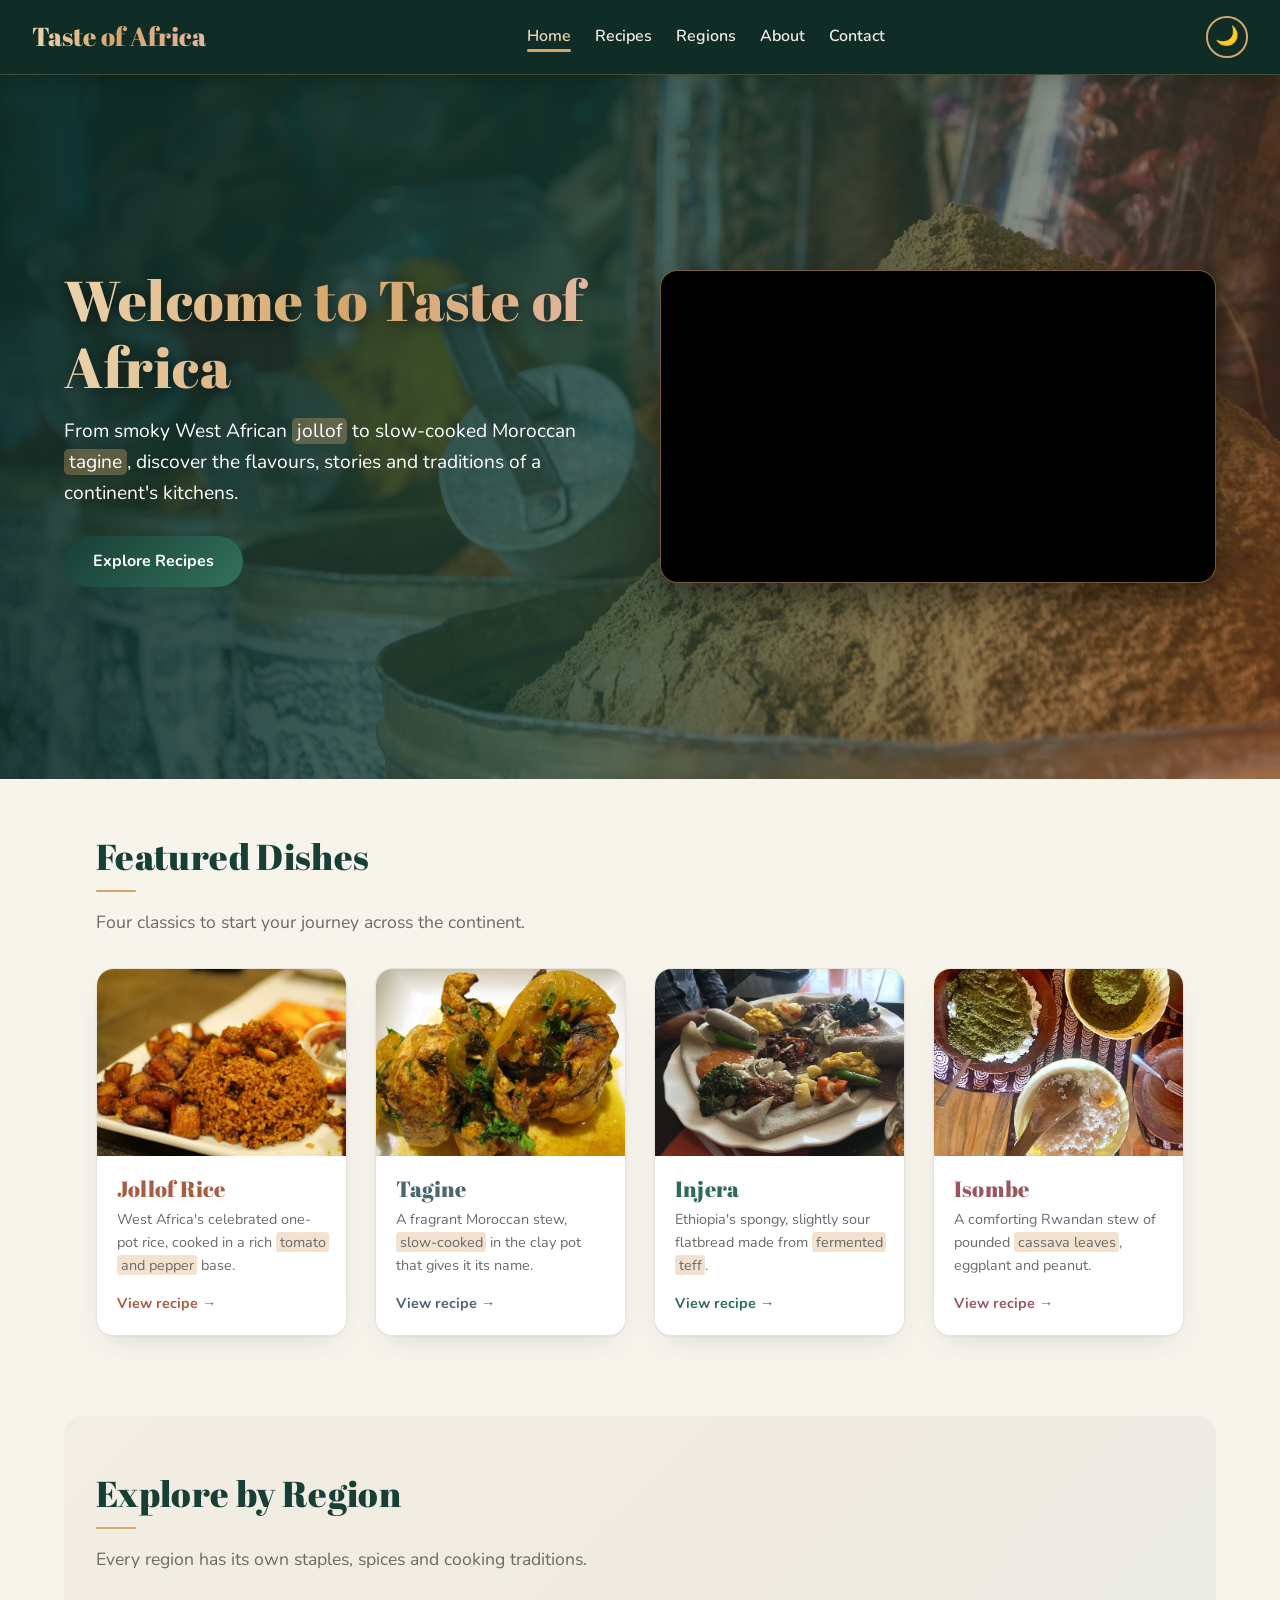
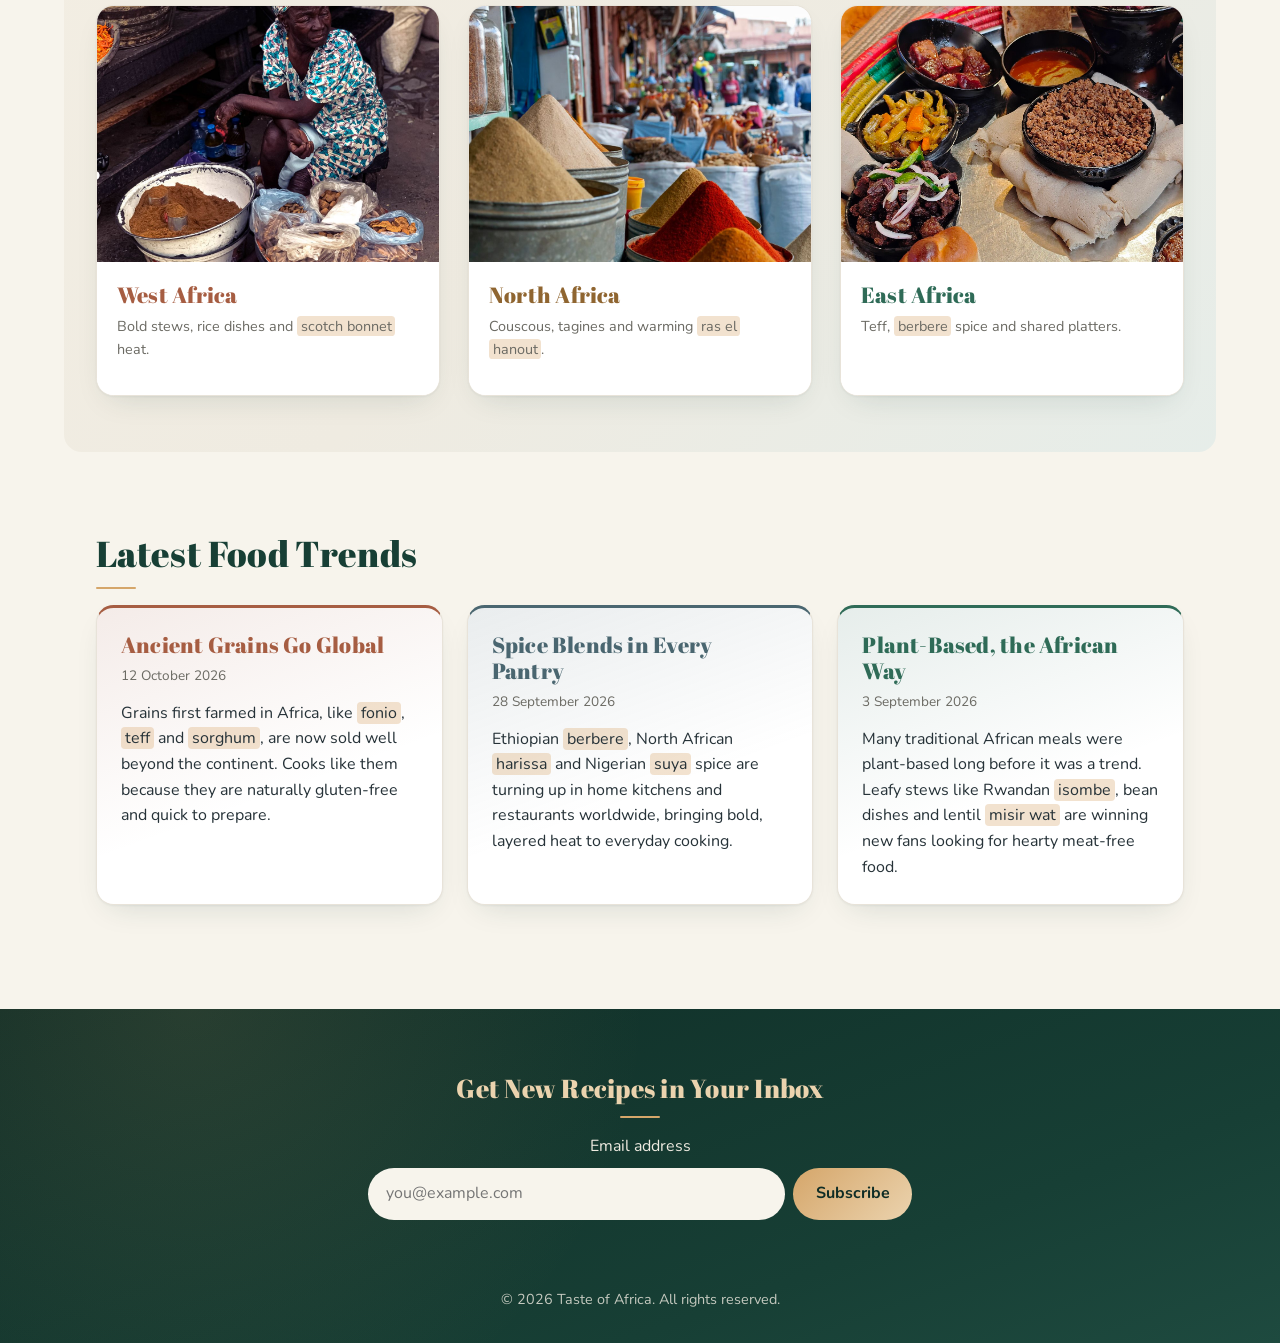
<file: index.html>
<!DOCTYPE html>
<html lang="en">
<head>
  <meta charset="UTF-8">
  <meta name="viewport" content="width=device-width, initial-scale=1.0">
  <meta name="description" content="Celebrating the rich and diverse cuisines of Africa.">
  <title>Home | Taste of Africa</title>

  <!-- The fonts I chose for the site -->
  <link rel="preconnect" href="https://fonts.googleapis.com">
  <link rel="preconnect" href="https://fonts.gstatic.com" crossorigin>
  <link href="https://fonts.googleapis.com/css2?family=Abril+Fatface&family=Nunito:wght@400;600;700&display=swap" rel="stylesheet">

  <link rel="stylesheet" href="css/styles.css">
  <script src="js/script.js" defer></script>
</head>
<body>
  <!-- The site header and main navigation -->
  <header class="site-header">
    <a href="index.html" class="site-name">Taste of Africa</a>
    <nav aria-label="Main navigation">
      <ul class="nav-links">
        <li><a href="index.html" aria-current="page">Home</a></li>
        <li><a href="recipes.html">Recipes</a></li>
        <li><a href="regions.html">Regions</a></li>
        <li><a href="about.html">About</a></li>
        <li><a href="contact.html">Contact</a></li>
      </ul>
    </nav>
    <button id="theme-toggle" class="theme-toggle" type="button" aria-label="Switch to dark mode">🌙</button>
  </header>

  <main>
    <!-- A welcome to the site, with a video to set the mood -->
    <section class="hero" aria-labelledby="hero-title">
      <div class="hero-inner">
        <div class="hero-content">
          <h1 id="hero-title">Welcome to Taste of Africa</h1>
          <p class="hero-tagline">
            From smoky West African <mark>jollof</mark> to slow-cooked Moroccan <mark>tagine</mark>,
            discover the flavours, stories and traditions of a continent's kitchens.
          </p>
          <a href="recipes.html" class="btn">Explore Recipes</a>
        </div>

        <div class="video-wrapper">
          <iframe src="https://www.youtube.com/embed/Q6bkR5CPlX4"
                  title="Video: Tastes of Africa, a journey to create an archive of African food"
                  loading="lazy"
                  allow="accelerometer; clipboard-write; encrypted-media; gyroscope; picture-in-picture"
                  allowfullscreen></iframe>
        </div>
      </div>
    </section>

    <!-- A few dishes I think are a great place to start -->
    <section class="section" aria-labelledby="featured-title">
      <h2 id="featured-title">Featured Dishes</h2>
      <p class="section-intro">Four classics to start your journey across the continent.</p>

      <div class="card-grid">
        <figure class="card">
          <img src="images/jollof-rice.jpg" alt="A dome of smoky Jollof rice served with caramelised fried plantain" loading="lazy">
          <figcaption>
            <h3>Jollof Rice</h3>
            <p>West Africa's celebrated one-pot rice, cooked in a rich <mark>tomato and pepper</mark> base.</p>
            <a href="recipes/jollof-rice.html" class="card-link">View recipe →</a>
          </figcaption>
        </figure>

        <figure class="card">
          <img src="images/tagine.jpg" alt="Chicken tagine topped with preserved lemon, green olives and fresh parsley" loading="lazy">
          <figcaption>
            <h3>Tagine</h3>
            <p>A fragrant Moroccan stew, <mark>slow-cooked</mark> in the clay pot that gives it its name.</p>
            <a href="recipes/tagine.html" class="card-link">View recipe →</a>
          </figcaption>
        </figure>

        <figure class="card">
          <img src="images/injera.jpg" alt="Injera topped with colourful Ethiopian fasting dishes: lentils, greens, split peas and salad" loading="lazy">
          <figcaption>
            <h3>Injera</h3>
            <p>Ethiopia's spongy, slightly sour flatbread made from <mark>fermented teff</mark>.</p>
            <a href="recipes/injera.html" class="card-link">View recipe →</a>
          </figcaption>
        </figure>

        <figure class="card">
          <img src="images/isombe.jpg" alt="Bowls of dark green Isombe, Rwandan cassava leaf stew, served with white rice" loading="lazy">
          <figcaption>
            <h3>Isombe</h3>
            <p>A comforting Rwandan stew of pounded <mark>cassava leaves</mark>, eggplant and peanut.</p>
            <a href="recipes/isombe.html" class="card-link">View recipe →</a>
          </figcaption>
        </figure>
      </div>
    </section>

    <!-- Explore some of the food and flavours by region -->
    <section class="section section-alt" aria-labelledby="regions-title">
      <h2 id="regions-title">Explore by Region</h2>
      <p class="section-intro">Every region has its own staples, spices and cooking traditions.</p>

      <div class="card-grid card-grid-3">
        <a href="regions/west-africa.html" class="region-link region-west">
          <figure class="card">
            <img src="images/west-africa.jpg" alt="A market trader sitting beside bowls of ground spices, grains and nuts at a West African market" loading="lazy">
            <figcaption>
              <h3>West Africa</h3>
              <p>Bold stews, rice dishes and <mark>scotch bonnet</mark> heat.</p>
            </figcaption>
          </figure>
        </a>

        <a href="regions/north-africa.html" class="region-link region-north">
          <figure class="card">
            <img src="images/north-africa.jpg" alt="Pyramids of red, orange and golden spices at a souk in Marrakech, Morocco" loading="lazy">
            <figcaption>
              <h3>North Africa</h3>
              <p>Couscous, tagines and warming <mark>ras el hanout</mark>.</p>
            </figcaption>
          </figure>
        </a>

        <a href="regions/east-africa.html" class="region-link region-east">
          <figure class="card">
            <img src="images/east-africa.jpg" alt="A traditional Ethiopian platter of injera, tibs and stews on a colourful woven basket" loading="lazy">
            <figcaption>
              <h3>East Africa</h3>
              <p>Teff, <mark>berbere</mark> spice and shared platters.</p>
            </figcaption>
          </figure>
        </a>
      </div>
    </section>

    <!-- Food stories and trends I've been following -->
    <section class="section" aria-labelledby="trends-title">
      <h2 id="trends-title">Latest Food Trends</h2>

      <div class="trend-list">
        <article class="trend">
          <h3>Ancient Grains Go Global</h3>
          <p class="trend-meta"><time datetime="2026-10-12">12 October 2026</time></p>
          <p>
            Grains first farmed in Africa, like <mark>fonio</mark>, <mark>teff</mark> and
            <mark>sorghum</mark>, are now sold well beyond the continent. Cooks like them because
            they are naturally gluten-free and quick to prepare.
          </p>
        </article>

        <article class="trend">
          <h3>Spice Blends in Every Pantry</h3>
          <p class="trend-meta"><time datetime="2026-09-28">28 September 2026</time></p>
          <p>
            Ethiopian <mark>berbere</mark>, North African <mark>harissa</mark> and Nigerian
            <mark>suya</mark> spice are turning up in home kitchens and restaurants worldwide,
            bringing bold, layered heat to everyday cooking.
          </p>
        </article>

        <article class="trend">
          <h3>Plant-Based, the African Way</h3>
          <p class="trend-meta"><time datetime="2026-09-03">3 September 2026</time></p>
          <p>
            Many traditional African meals were plant-based long before it was a trend. Leafy
            stews like Rwandan <mark>isombe</mark>, bean dishes and lentil <mark>misir wat</mark>
            are winning new fans looking for hearty meat-free food.
          </p>
        </article>
      </div>
    </section>
  </main>

  <!-- Sign up for new recipes, plus the copyright note -->
  <footer class="site-footer">
    <section class="newsletter" aria-labelledby="newsletter-title">
      <h2 id="newsletter-title">Get New Recipes in Your Inbox</h2>
      <form class="newsletter-form">
        <label for="newsletter-email">Email address</label>
        <div class="newsletter-row">
          <input type="email" id="newsletter-email" name="email" placeholder="you@example.com" required>
          <button type="submit">Subscribe</button>
        </div>
      </form>
      <p class="newsletter-message" aria-live="polite"></p>
    </section>
    <p class="copyright">&copy; 2026 Taste of Africa. All rights reserved.</p>
  </footer>
</body>
</html>
</file>
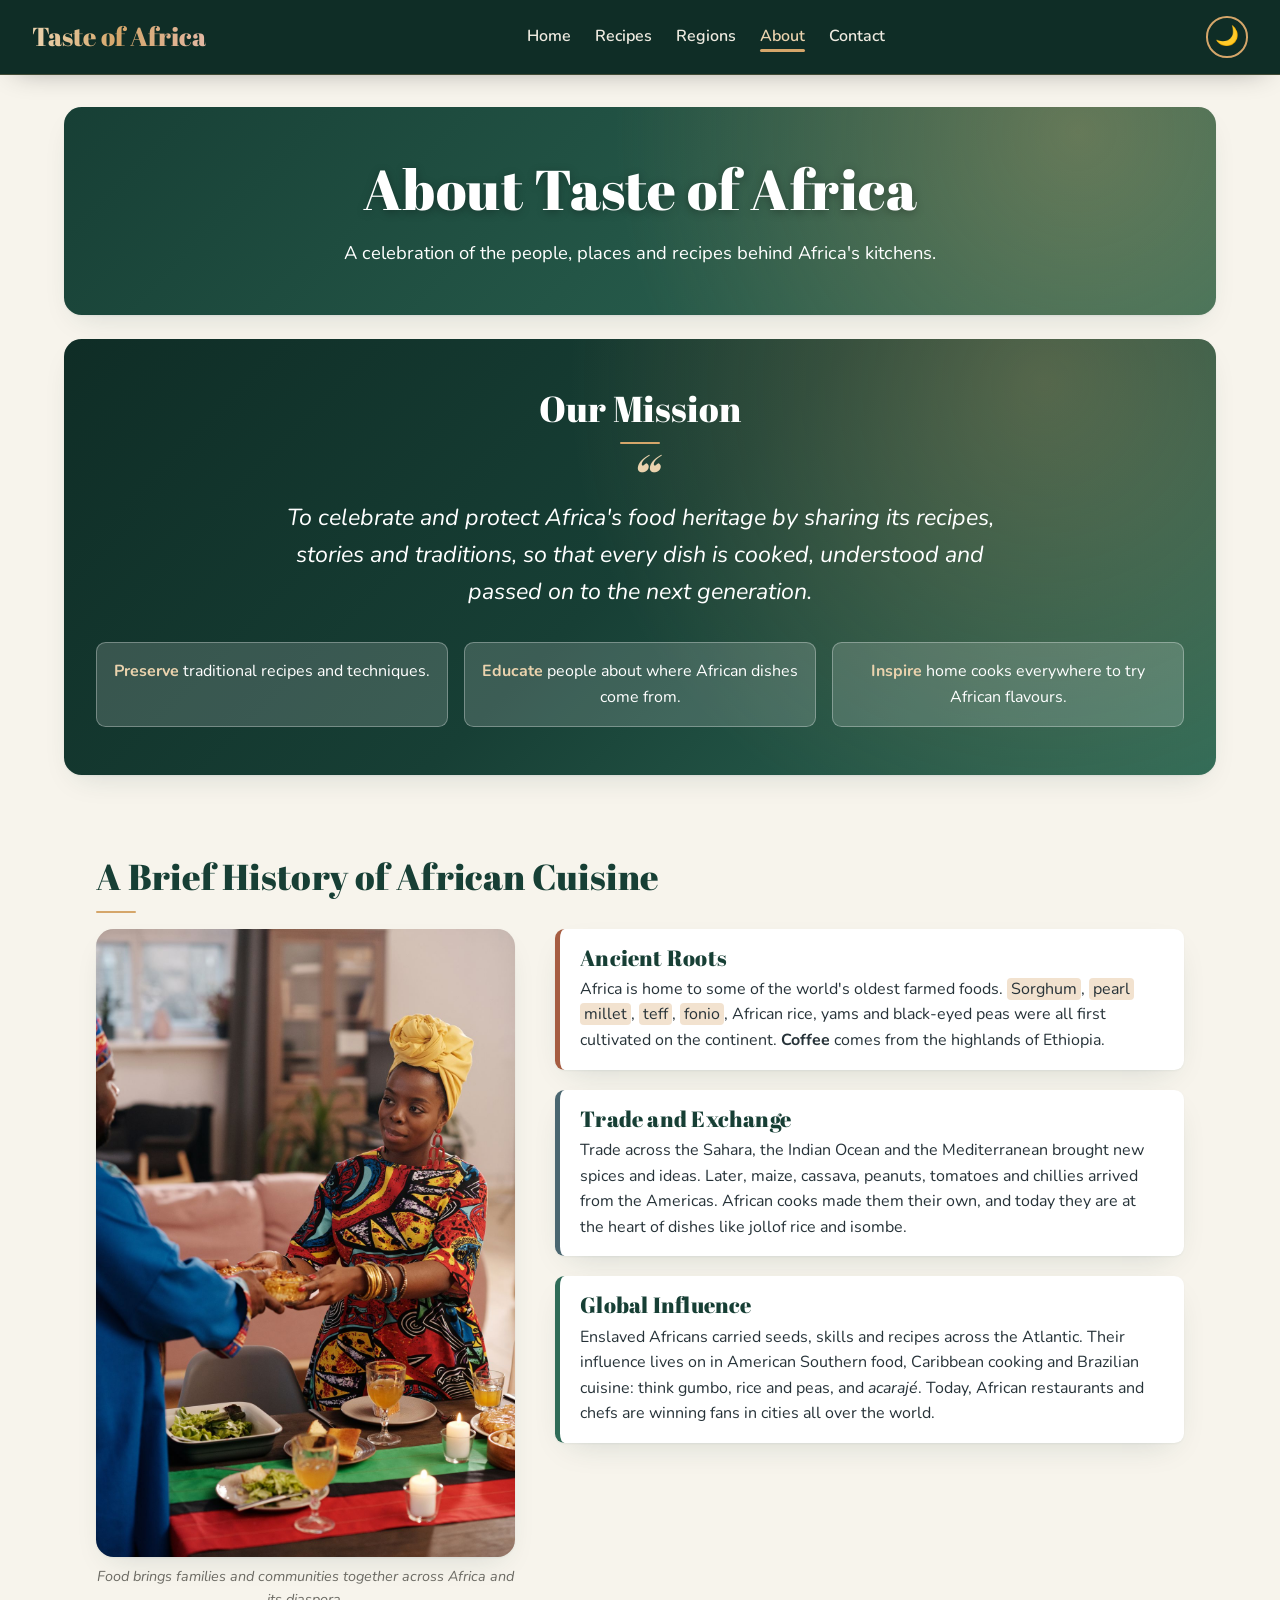
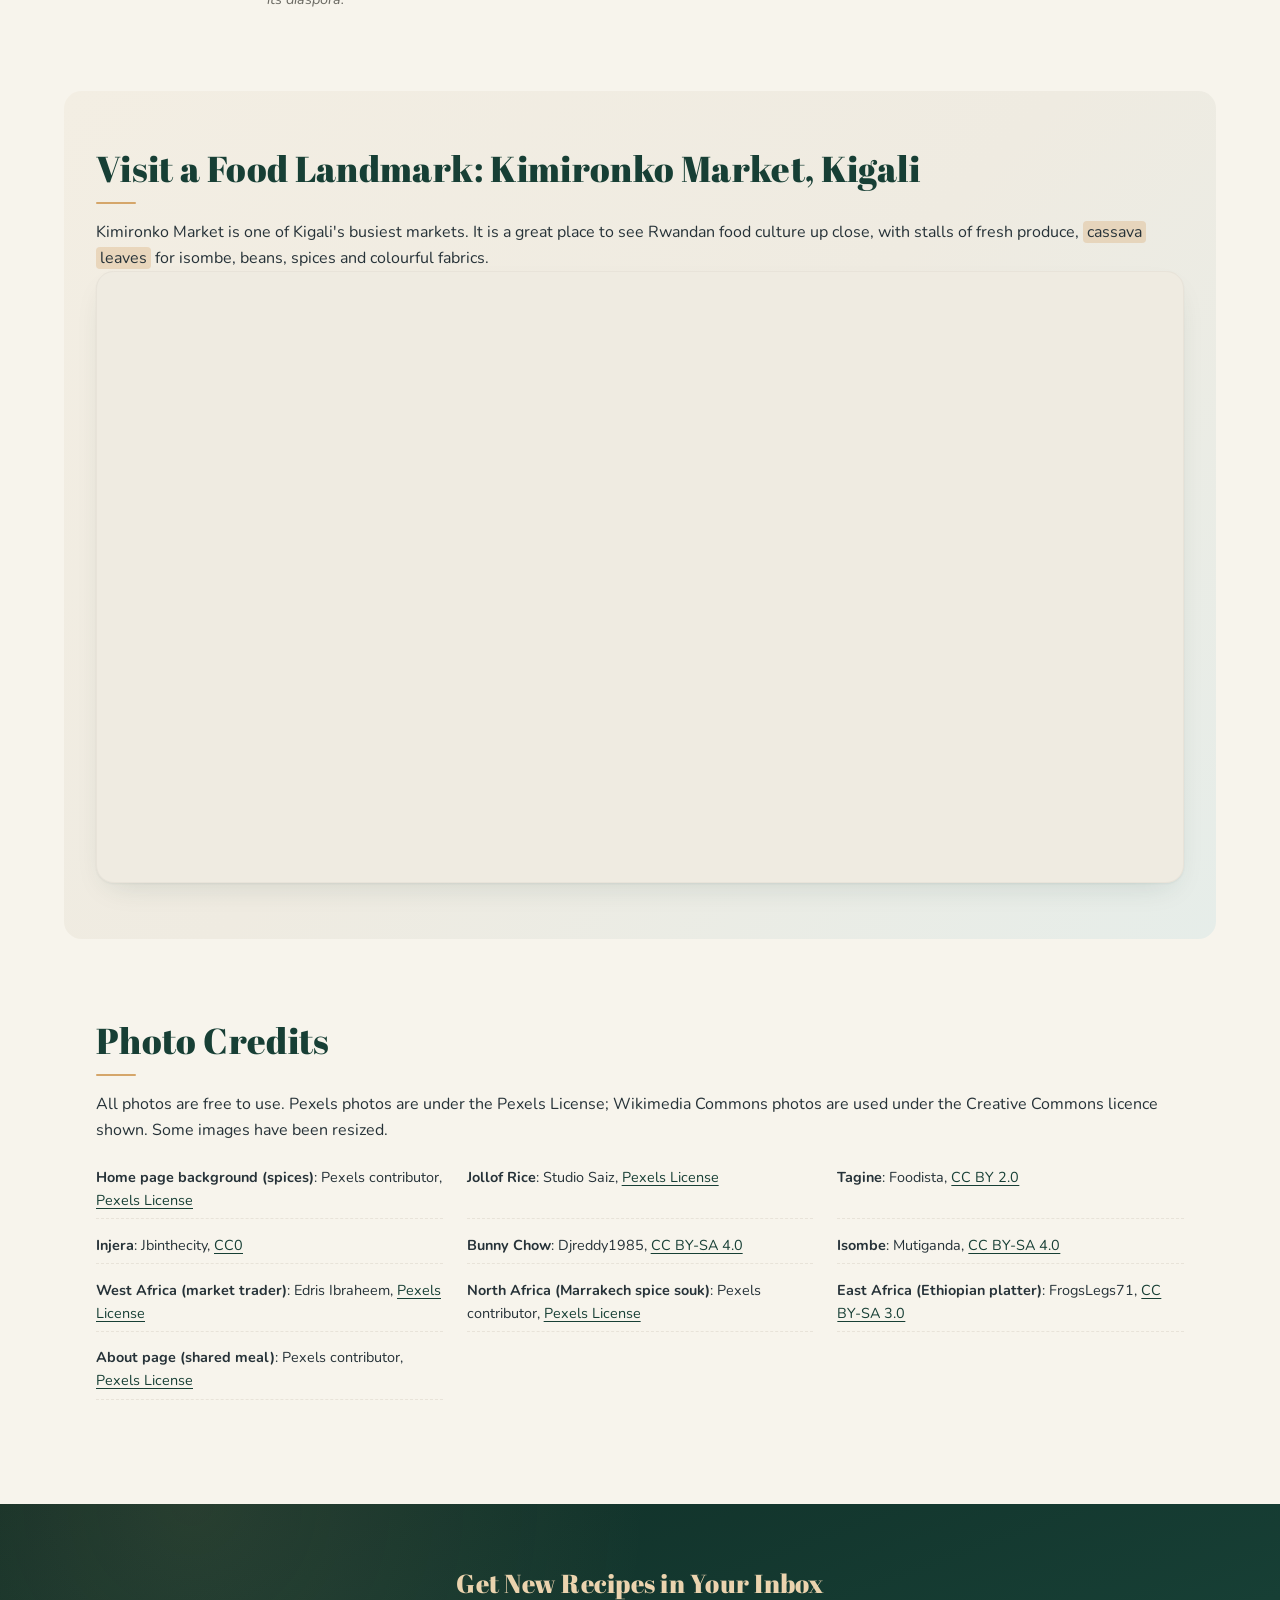
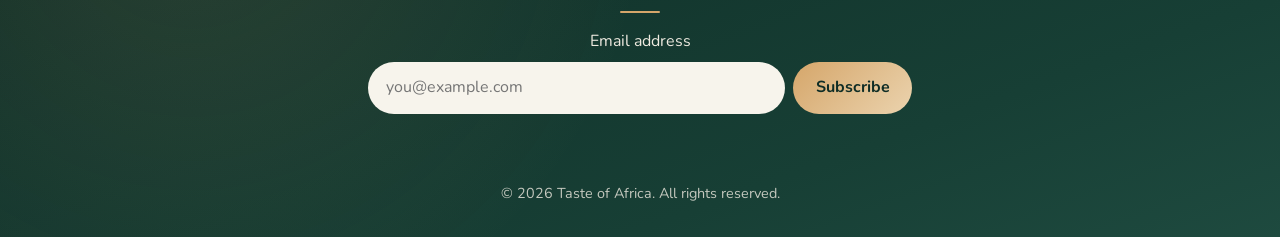
<file: about.html>
<!DOCTYPE html>
<html lang="en">
<head>
  <meta charset="UTF-8">
  <meta name="viewport" content="width=device-width, initial-scale=1.0">
  <meta name="description" content="Learn about the Taste of Africa mission and the history of African cuisine.">
  <title>About | Taste of Africa</title>

  <!-- I use Abril Fatface for headings and Nunito for the rest -->
  <link rel="preconnect" href="https://fonts.googleapis.com">
  <link rel="preconnect" href="https://fonts.gstatic.com" crossorigin>
  <link href="https://fonts.googleapis.com/css2?family=Abril+Fatface&family=Nunito:wght@400;600;700&display=swap" rel="stylesheet">

  <link rel="stylesheet" href="css/styles.css">
  <script src="js/script.js" defer></script>
</head>
<body>
  <!-- The shared header and navigation -->
  <header class="site-header">
    <a href="index.html" class="site-name">Taste of Africa</a>
    <nav aria-label="Main navigation">
      <ul class="nav-links">
        <li><a href="index.html">Home</a></li>
        <li><a href="recipes.html">Recipes</a></li>
        <li><a href="regions.html">Regions</a></li>
        <li><a href="about.html" aria-current="page">About</a></li>
        <li><a href="contact.html">Contact</a></li>
      </ul>
    </nav>
    <button id="theme-toggle" class="theme-toggle" type="button" aria-label="Switch to dark mode">🌙</button>
  </header>

  <main>
    <!-- A quick introduction to this page -->
    <section class="page-intro">
      <h1>About Taste of Africa</h1>
      <p>A celebration of the people, places and recipes behind Africa's kitchens.</p>
    </section>

    <!-- Why I made this site -->
    <section class="mission" aria-labelledby="mission-title">
      <h2 id="mission-title">Our Mission</h2>
      <blockquote>
        <p>
          To celebrate and protect Africa's food heritage by sharing its recipes, stories and
          traditions, so that every dish is cooked, understood and passed on to the next
          generation.
        </p>
      </blockquote>
      <ul class="mission-points">
        <li><strong>Preserve</strong> traditional recipes and techniques.</li>
        <li><strong>Educate</strong> people about where African dishes come from.</li>
        <li><strong>Inspire</strong> home cooks everywhere to try African flavours.</li>
      </ul>
    </section>

    <!-- A bit of background on African cuisine -->
    <section class="section" aria-labelledby="history-title">
      <h2 id="history-title">A Brief History of African Cuisine</h2>

      <div class="history-layout">
        <figure class="history-image">
          <img src="images/about-shared-meal.jpg" alt="A woman in a bright African print dress passing a dish across a family dinner table" loading="lazy">
          <figcaption>Food brings families and communities together across Africa and its diaspora.</figcaption>
        </figure>

        <div class="history-text">
          <article>
            <h3>Ancient Roots</h3>
            <p>
              Africa is home to some of the world's oldest farmed foods. <mark>Sorghum</mark>,
              <mark>pearl millet</mark>, <mark>teff</mark>, <mark>fonio</mark>, African rice,
              yams and black-eyed peas were all first cultivated on the continent.
              <strong>Coffee</strong> comes from the highlands of Ethiopia.
            </p>
          </article>

          <article>
            <h3>Trade and Exchange</h3>
            <p>
              Trade across the Sahara, the Indian Ocean and the Mediterranean brought new spices
              and ideas. Later, maize, cassava, peanuts, tomatoes and chillies arrived from the
              Americas. African cooks made them their own, and today they are at the heart of
              dishes like jollof rice and isombe.
            </p>
          </article>

          <article>
            <h3>Global Influence</h3>
            <p>
              Enslaved Africans carried seeds, skills and recipes across the Atlantic. Their
              influence lives on in American Southern food, Caribbean cooking and Brazilian
              cuisine: think gumbo, rice and peas, and <em>acarajé</em>. Today, African
              restaurants and chefs are winning fans in cities all over the world.
            </p>
          </article>
        </div>
      </div>
    </section>

    <!-- A food landmark in Kigali -->
    <section class="section section-alt" aria-labelledby="map-title">
      <h2 id="map-title">Visit a Food Landmark: Kimironko Market, Kigali</h2>
      <p>
        Kimironko Market is one of Kigali's busiest markets. It is a great place to see Rwandan
        food culture up close, with stalls of fresh produce, <mark>cassava leaves</mark> for
        isombe, beans, spices and colourful fabrics.
      </p>
      <div class="map-wrapper">
        <iframe src="https://maps.google.com/maps?q=Kimironko+Market,+Kigali,+Rwanda&amp;z=15&amp;output=embed"
                title="Map of Kimironko Market in Kigali, Rwanda"
                loading="lazy"
                referrerpolicy="no-referrer-when-downgrade"></iframe>
      </div>
    </section>
    <!-- Where the photos came from -->
    <section class="section credits" aria-labelledby="credits-title">
      <h2 id="credits-title">Photo Credits</h2>
      <p>
        All photos are free to use. Pexels photos are under the Pexels License; Wikimedia Commons
        photos are used under the Creative Commons licence shown. Some images have been resized.
      </p>
      <ul class="credits-list">
          <li><strong>Home page background (spices)</strong>: Pexels contributor, <a href="https://www.pexels.com/photo/6302105/">Pexels License</a></li>
          <li><strong>Jollof Rice</strong>: Studio Saiz, <a href="https://www.pexels.com/photo/17952748/">Pexels License</a></li>
          <li><strong>Tagine</strong>: Foodista, <a href="https://commons.wikimedia.org/wiki/File:Moroccan_food-Chicken_tagine_with_preserved_lemons_and_olives-01.jpg">CC BY 2.0</a></li>
          <li><strong>Injera</strong>: Jbinthecity, <a href="https://commons.wikimedia.org/wiki/File:Ethiopian_fasting_platter.jpg">CC0</a></li>
          <li><strong>Bunny Chow</strong>: Djreddy1985, <a href="https://commons.wikimedia.org/wiki/File:Durban%27s_Famous_Mutton_Bunny_Chow.jpg">CC BY-SA 4.0</a></li>
          <li><strong>Isombe</strong>: Mutiganda, <a href="https://commons.wikimedia.org/wiki/File:ISOMBE_AND_RICE.jpg">CC BY-SA 4.0</a></li>
          <li><strong>West Africa (market trader)</strong>: Edris Ibraheem, <a href="https://www.pexels.com/photo/31923982/">Pexels License</a></li>
          <li><strong>North Africa (Marrakech spice souk)</strong>: Pexels contributor, <a href="https://www.pexels.com/photo/6441186/">Pexels License</a></li>
          <li><strong>East Africa (Ethiopian platter)</strong>: FrogsLegs71, <a href="https://commons.wikimedia.org/wiki/File:Injera_and_traditional_platter_in_Ethopia.jpg">CC BY-SA 3.0</a></li>
          <li><strong>About page (shared meal)</strong>: Pexels contributor, <a href="https://www.pexels.com/photo/6193435/">Pexels License</a></li>
      </ul>
    </section>
  </main>

  <!-- Newsletter signup and a note at the bottom of the page -->
  <footer class="site-footer">
    <section class="newsletter" aria-labelledby="newsletter-title">
      <h2 id="newsletter-title">Get New Recipes in Your Inbox</h2>
      <form class="newsletter-form">
        <label for="newsletter-email">Email address</label>
        <div class="newsletter-row">
          <input type="email" id="newsletter-email" name="email" placeholder="you@example.com" required>
          <button type="submit">Subscribe</button>
        </div>
      </form>
      <p class="newsletter-message" aria-live="polite"></p>
    </section>
    <p class="copyright">&copy; 2026 Taste of Africa. All rights reserved.</p>
  </footer>
</body>
</html>
</file>
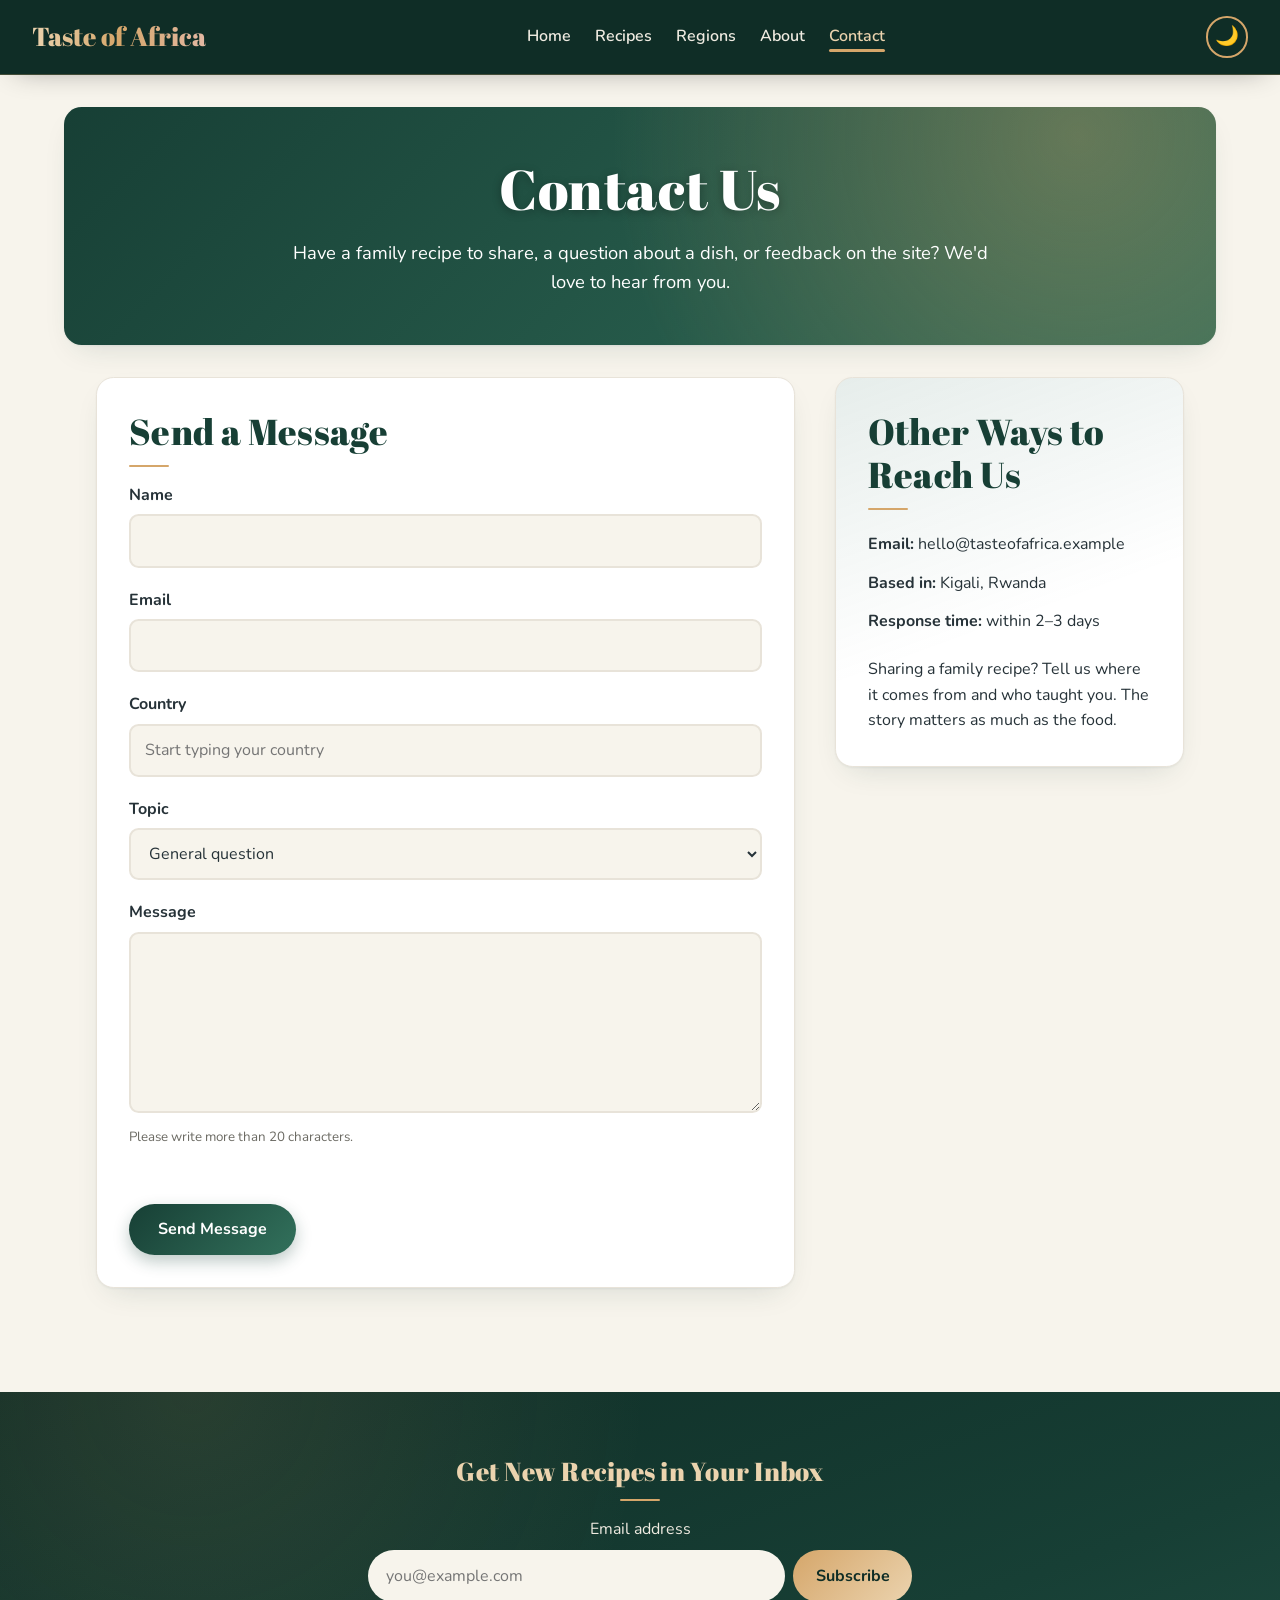
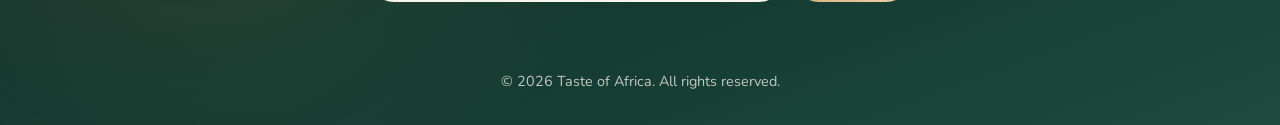
<file: contact.html>
<!DOCTYPE html>
<html lang="en">
<head>
  <meta charset="UTF-8">
  <meta name="viewport" content="width=device-width, initial-scale=1.0">
  <meta name="description" content="Get in touch with Taste of Africa: share a recipe, ask a question or send feedback.">
  <title>Contact | Taste of Africa</title>

  <!-- I use Abril Fatface for headings and Nunito for the rest -->
  <link rel="preconnect" href="https://fonts.googleapis.com">
  <link rel="preconnect" href="https://fonts.gstatic.com" crossorigin>
  <link href="https://fonts.googleapis.com/css2?family=Abril+Fatface&family=Nunito:wght@400;600;700&display=swap" rel="stylesheet">

  <link rel="stylesheet" href="css/styles.css">
  <script src="js/script.js" defer></script>
</head>
<body>
  <!-- The shared header and navigation -->
  <header class="site-header">
    <a href="index.html" class="site-name">Taste of Africa</a>
    <nav aria-label="Main navigation">
      <ul class="nav-links">
        <li><a href="index.html">Home</a></li>
        <li><a href="recipes.html">Recipes</a></li>
        <li><a href="regions.html">Regions</a></li>
        <li><a href="about.html">About</a></li>
        <li><a href="contact.html" aria-current="page">Contact</a></li>
      </ul>
    </nav>
    <button id="theme-toggle" class="theme-toggle" type="button" aria-label="Switch to dark mode">🌙</button>
  </header>

  <main>
    <!-- A quick introduction to this page -->
    <section class="page-intro">
      <h1>Contact Us</h1>
      <p>
        Have a family recipe to share, a question about a dish, or feedback on the site?
        We'd love to hear from you.
      </p>
    </section>

    <div class="contact-layout">
      <!-- Send me a message -->
      <section class="contact-form-section" aria-labelledby="form-title">
        <h2 id="form-title">Send a Message</h2>

        <form id="contact-form" class="contact-form">
          <div class="form-group">
            <label for="name">Name</label>
            <input type="text" id="name" name="name" autocomplete="name" required>
          </div>

          <div class="form-group">
            <label for="email">Email</label>
            <input type="email" id="email" name="email" autocomplete="email" required>
          </div>

          <div class="form-group">
            <label for="country">Country</label>
            <input id="country" name="country" list="countries" placeholder="Start typing your country">
            <datalist id="countries">
              <option value="Algeria">
              <option value="Angola">
              <option value="Botswana">
              <option value="Burundi">
              <option value="Cameroon">
              <option value="Côte d'Ivoire">
              <option value="DR Congo">
              <option value="Egypt">
              <option value="Eritrea">
              <option value="Ethiopia">
              <option value="Ghana">
              <option value="Kenya">
              <option value="Malawi">
              <option value="Mali">
              <option value="Morocco">
              <option value="Mozambique">
              <option value="Namibia">
              <option value="Nigeria">
              <option value="Rwanda">
              <option value="Senegal">
              <option value="South Africa">
              <option value="Tanzania">
              <option value="Tunisia">
              <option value="Uganda">
              <option value="Zambia">
              <option value="Zimbabwe">
            </datalist>
          </div>

          <div class="form-group">
            <label for="topic">Topic</label>
            <select id="topic" name="topic">
              <option value="general">General question</option>
              <option value="recipe">Share a recipe</option>
              <option value="feedback">Website feedback</option>
              <option value="other">Other</option>
            </select>
          </div>

          <div class="form-group">
            <label for="message">Message</label>
            <textarea id="message" name="message" rows="6" required
                      aria-describedby="message-hint form-error"></textarea>
            <small id="message-hint" class="hint">Please write more than 20 characters.</small>
          </div>

          <!-- I show form errors here when something needs fixing -->
          <p id="form-error" class="form-error" role="alert"></p>

          <button type="submit" class="btn">Send Message</button>
        </form>

        <!-- I show a thank-you here after a valid message is sent -->
        <div id="form-success" class="form-success hidden" role="status" aria-live="polite"></div>
      </section>

      <!-- Other ways to reach me -->
      <aside class="contact-info" aria-labelledby="info-title">
        <h2 id="info-title">Other Ways to Reach Us</h2>
        <ul>
          <li><strong>Email:</strong> hello@tasteofafrica.example</li>
          <li><strong>Based in:</strong> Kigali, Rwanda</li>
          <li><strong>Response time:</strong> within 2–3 days</li>
        </ul>
        <p>Sharing a family recipe? Tell us where it comes from and who taught you. The story matters as much as the food.</p>
      </aside>
    </div>
  </main>

  <!-- Newsletter signup and a note at the bottom of the page -->
  <footer class="site-footer">
    <section class="newsletter" aria-labelledby="newsletter-title">
      <h2 id="newsletter-title">Get New Recipes in Your Inbox</h2>
      <form class="newsletter-form">
        <label for="newsletter-email">Email address</label>
        <div class="newsletter-row">
          <input type="email" id="newsletter-email" name="email" placeholder="you@example.com" required>
          <button type="submit">Subscribe</button>
        </div>
      </form>
      <p class="newsletter-message" aria-live="polite"></p>
    </section>
    <p class="copyright">&copy; 2026 Taste of Africa. All rights reserved.</p>
  </footer>
</body>
</html>
</file>
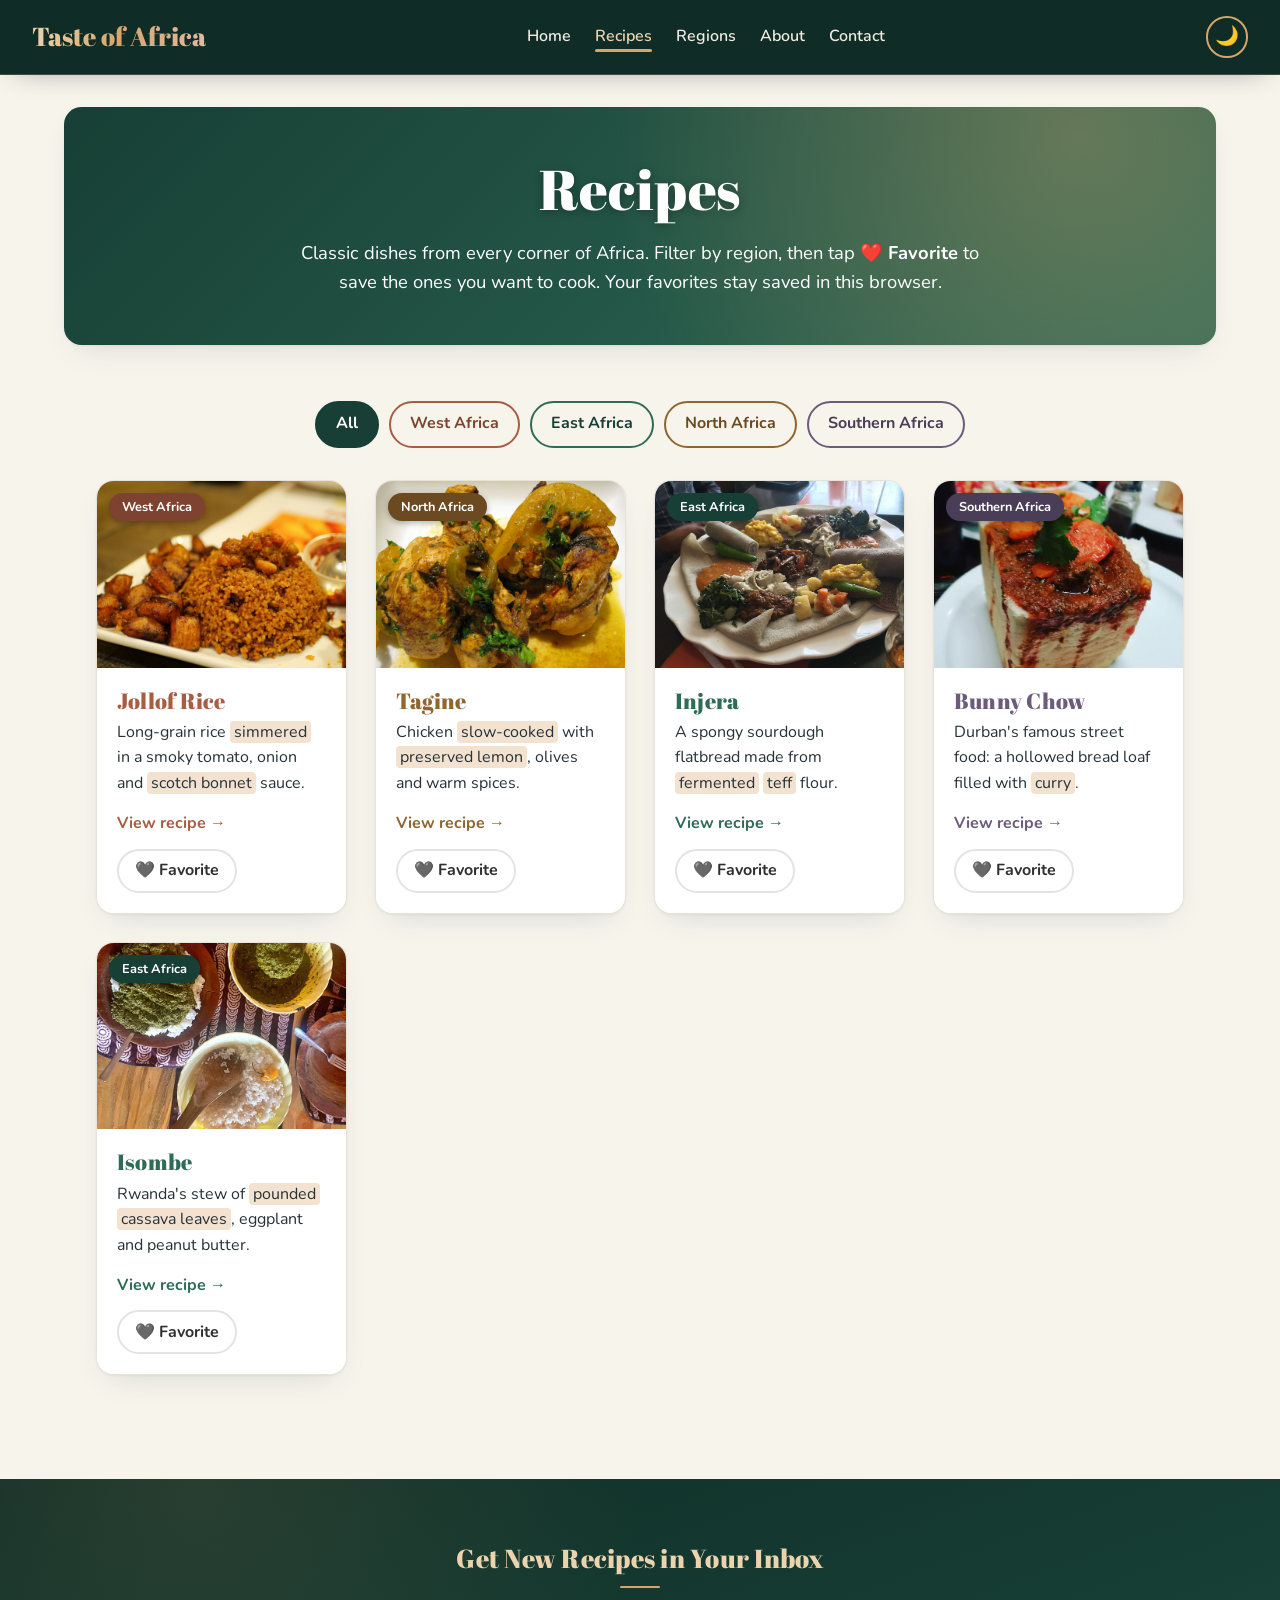
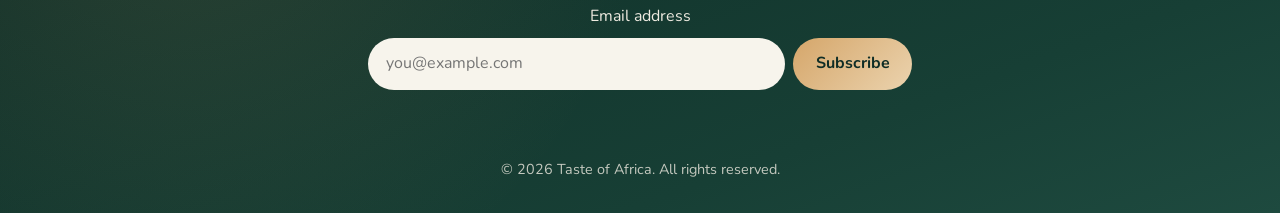
<file: recipes.html>
<!DOCTYPE html>
<html lang="en">
<head>
  <meta charset="UTF-8">
  <meta name="viewport" content="width=device-width, initial-scale=1.0">
  <meta name="description" content="Browse traditional African recipes from across the continent.">
  <title>Recipes | Taste of Africa</title>

  <!-- I use Abril Fatface for headings and Nunito for the rest -->
  <link rel="preconnect" href="https://fonts.googleapis.com">
  <link rel="preconnect" href="https://fonts.gstatic.com" crossorigin>
  <link href="https://fonts.googleapis.com/css2?family=Abril+Fatface&family=Nunito:wght@400;600;700&display=swap" rel="stylesheet">

  <link rel="stylesheet" href="css/styles.css">
  <script src="js/script.js" defer></script>
</head>
<body>
  <!-- The shared header and navigation -->
  <header class="site-header">
    <a href="index.html" class="site-name">Taste of Africa</a>
    <nav aria-label="Main navigation">
      <ul class="nav-links">
        <li><a href="index.html">Home</a></li>
        <li><a href="recipes.html" aria-current="page">Recipes</a></li>
        <li><a href="regions.html">Regions</a></li>
        <li><a href="about.html">About</a></li>
        <li><a href="contact.html">Contact</a></li>
      </ul>
    </nav>
    <button id="theme-toggle" class="theme-toggle" type="button" aria-label="Switch to dark mode">🌙</button>
  </header>

  <main>
    <!-- A quick introduction to this page -->
    <section class="page-intro">
      <h1>Recipes</h1>
      <p>
        Classic dishes from every corner of Africa. Filter by region, then tap
        <strong>❤️ Favorite</strong> to save the ones you want to cook. Your favorites stay
        saved in this browser.
      </p>
    </section>

    <!-- Filter recipes by region -->
    <section class="section" aria-labelledby="recipe-list-title">
      <h2 id="recipe-list-title" class="visually-hidden">Recipe list</h2>

      <div class="filter-bar" role="group" aria-label="Filter recipes by region">
        <button type="button" class="filter-btn active" data-region="all">All</button>
        <button type="button" class="filter-btn" data-region="west-africa">West Africa</button>
        <button type="button" class="filter-btn" data-region="east-africa">East Africa</button>
        <button type="button" class="filter-btn" data-region="north-africa">North Africa</button>
        <button type="button" class="filter-btn" data-region="southern-africa">Southern Africa</button>
      </div>

      <!-- Here are the recipes -->
      <div class="card-grid">
        <article class="card recipe-card" data-region="west-africa" data-id="jollof-rice">
          <figure>
            <img src="images/jollof-rice.jpg" alt="A dome of smoky Jollof rice served with caramelised fried plantain" loading="lazy">
            <figcaption class="card-tag">West Africa</figcaption>
          </figure>
          <div class="card-body">
            <h3>Jollof Rice</h3>
            <p>Long-grain rice <mark>simmered</mark> in a smoky tomato, onion and <mark>scotch bonnet</mark> sauce.</p>
            <div class="card-actions">
              <a href="recipes/jollof-rice.html" class="card-link">View recipe →</a>
              <button type="button" class="favorite-btn" data-id="jollof-rice">❤️ Favorite</button>
            </div>
          </div>
        </article>

        <article class="card recipe-card" data-region="north-africa" data-id="tagine">
          <figure>
            <img src="images/tagine.jpg" alt="Chicken tagine topped with preserved lemon, green olives and fresh parsley" loading="lazy">
            <figcaption class="card-tag">North Africa</figcaption>
          </figure>
          <div class="card-body">
            <h3>Tagine</h3>
            <p>Chicken <mark>slow-cooked</mark> with <mark>preserved lemon</mark>, olives and warm spices.</p>
            <div class="card-actions">
              <a href="recipes/tagine.html" class="card-link">View recipe →</a>
              <button type="button" class="favorite-btn" data-id="tagine">❤️ Favorite</button>
            </div>
          </div>
        </article>

        <article class="card recipe-card" data-region="east-africa" data-id="injera">
          <figure>
            <img src="images/injera.jpg" alt="Injera topped with colourful Ethiopian fasting dishes: lentils, greens, split peas and salad" loading="lazy">
            <figcaption class="card-tag">East Africa</figcaption>
          </figure>
          <div class="card-body">
            <h3>Injera</h3>
            <p>A spongy sourdough flatbread made from <mark>fermented</mark> <mark>teff</mark> flour.</p>
            <div class="card-actions">
              <a href="recipes/injera.html" class="card-link">View recipe →</a>
              <button type="button" class="favorite-btn" data-id="injera">❤️ Favorite</button>
            </div>
          </div>
        </article>

        <article class="card recipe-card" data-region="southern-africa" data-id="bunny-chow">
          <figure>
            <img src="images/bunny-chow.jpg" alt="A quarter loaf of white bread filled with red mutton curry and topped with coriander" loading="lazy">
            <figcaption class="card-tag">Southern Africa</figcaption>
          </figure>
          <div class="card-body">
            <h3>Bunny Chow</h3>
            <p>Durban's famous street food: a hollowed bread loaf filled with <mark>curry</mark>.</p>
            <div class="card-actions">
              <a href="recipes/bunny-chow.html" class="card-link">View recipe →</a>
              <button type="button" class="favorite-btn" data-id="bunny-chow">❤️ Favorite</button>
            </div>
          </div>
        </article>

        <article class="card recipe-card" data-region="east-africa" data-id="isombe">
          <figure>
            <img src="images/isombe.jpg" alt="Bowls of dark green Isombe, Rwandan cassava leaf stew, served with white rice" loading="lazy">
            <figcaption class="card-tag">East Africa</figcaption>
          </figure>
          <div class="card-body">
            <h3>Isombe</h3>
            <p>Rwanda's stew of <mark>pounded</mark> <mark>cassava leaves</mark>, eggplant and peanut butter.</p>
            <div class="card-actions">
              <a href="recipes/isombe.html" class="card-link">View recipe →</a>
              <button type="button" class="favorite-btn" data-id="isombe">❤️ Favorite</button>
            </div>
          </div>
        </article>
      </div>
    </section>
  </main>

  <!-- Newsletter signup and a note at the bottom of the page -->
  <footer class="site-footer">
    <section class="newsletter" aria-labelledby="newsletter-title">
      <h2 id="newsletter-title">Get New Recipes in Your Inbox</h2>
      <form class="newsletter-form">
        <label for="newsletter-email">Email address</label>
        <div class="newsletter-row">
          <input type="email" id="newsletter-email" name="email" placeholder="you@example.com" required>
          <button type="submit">Subscribe</button>
        </div>
      </form>
      <p class="newsletter-message" aria-live="polite"></p>
    </section>
    <p class="copyright">&copy; 2026 Taste of Africa. All rights reserved.</p>
  </footer>
</body>
</html>
</file>
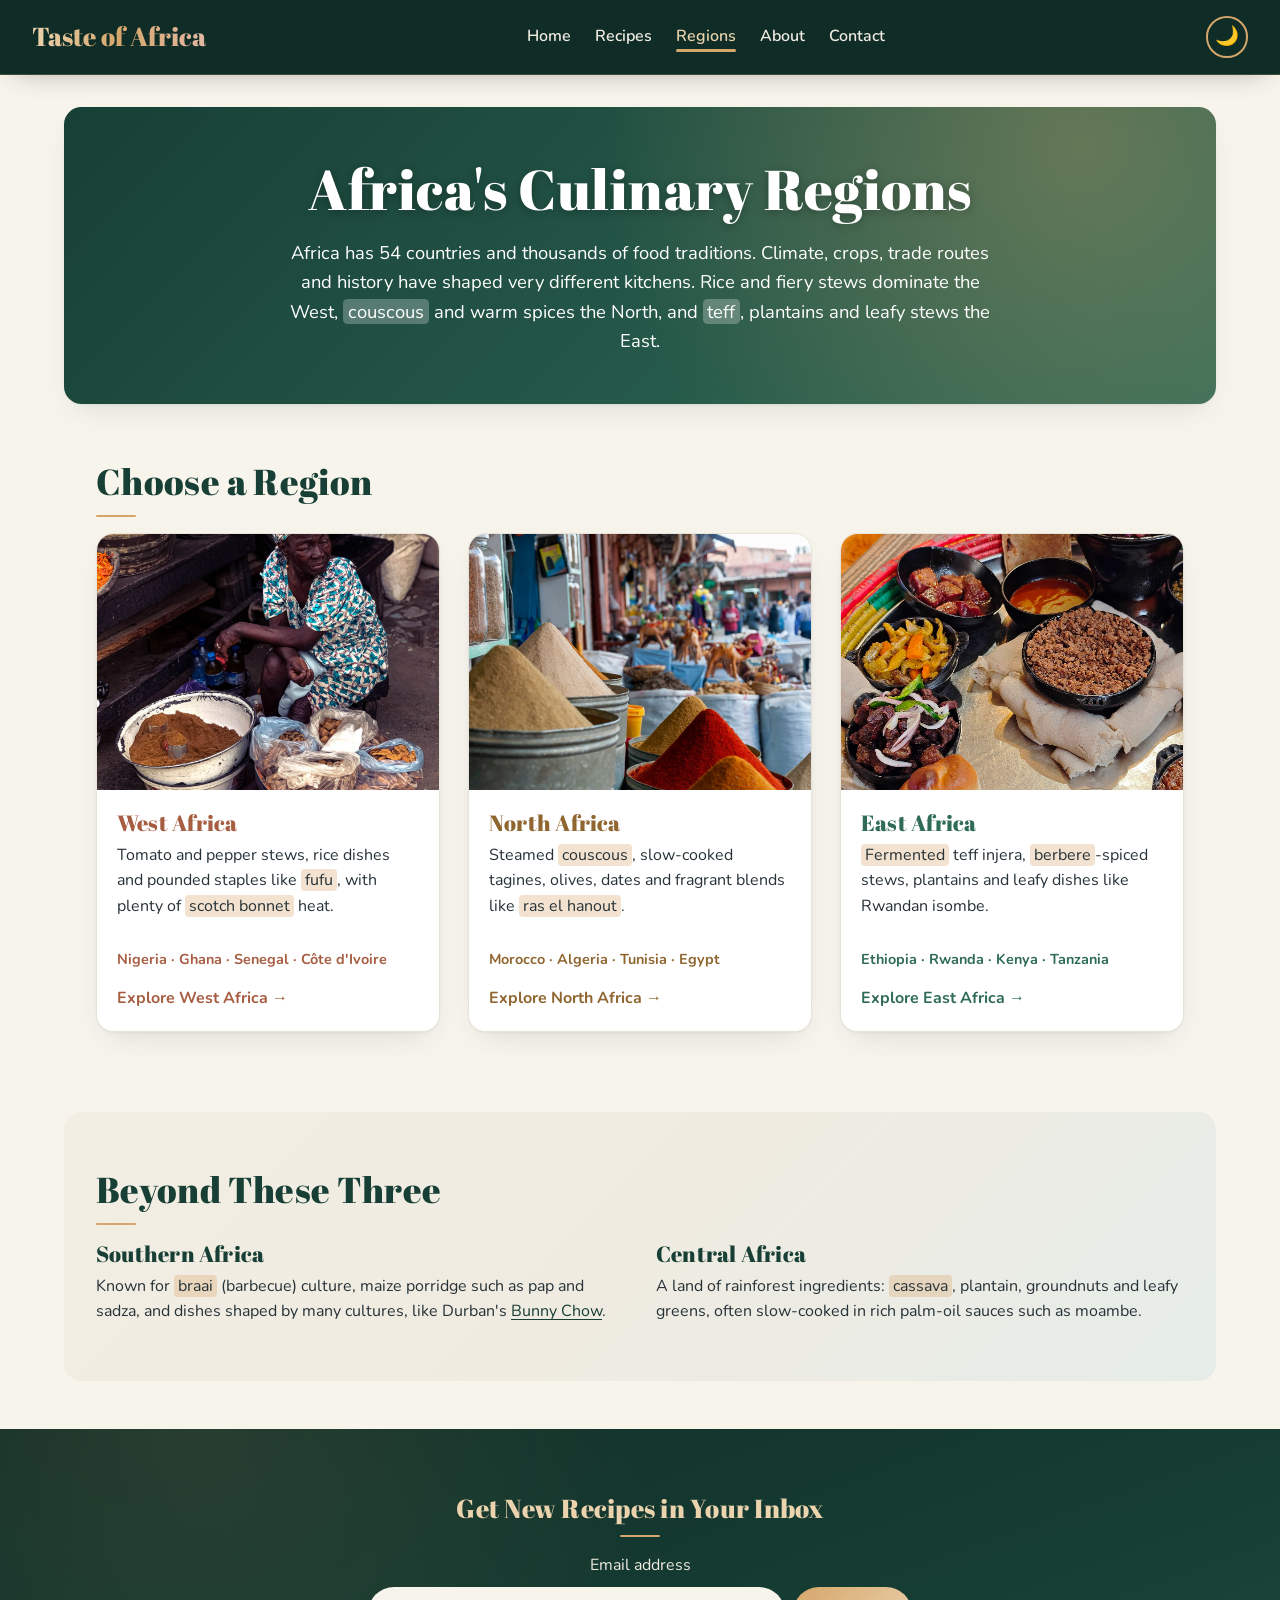
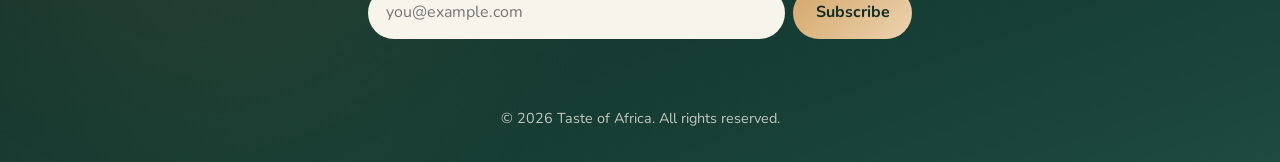
<file: regions.html>
<!DOCTYPE html>
<html lang="en">
<head>
  <meta charset="UTF-8">
  <meta name="viewport" content="width=device-width, initial-scale=1.0">
  <meta name="description" content="Explore African cuisine by region: West, North and East Africa.">
  <title>Regions | Taste of Africa</title>

  <!-- I use Abril Fatface for headings and Nunito for the rest -->
  <link rel="preconnect" href="https://fonts.googleapis.com">
  <link rel="preconnect" href="https://fonts.gstatic.com" crossorigin>
  <link href="https://fonts.googleapis.com/css2?family=Abril+Fatface&family=Nunito:wght@400;600;700&display=swap" rel="stylesheet">

  <link rel="stylesheet" href="css/styles.css">
  <script src="js/script.js" defer></script>
</head>
<body>
  <!-- The shared header and navigation -->
  <header class="site-header">
    <a href="index.html" class="site-name">Taste of Africa</a>
    <nav aria-label="Main navigation">
      <ul class="nav-links">
        <li><a href="index.html">Home</a></li>
        <li><a href="recipes.html">Recipes</a></li>
        <li><a href="regions.html" aria-current="page">Regions</a></li>
        <li><a href="about.html">About</a></li>
        <li><a href="contact.html">Contact</a></li>
      </ul>
    </nav>
    <button id="theme-toggle" class="theme-toggle" type="button" aria-label="Switch to dark mode">🌙</button>
  </header>

  <main>
    <!-- A quick introduction to this page -->
    <section class="page-intro">
      <h1>Africa's Culinary Regions</h1>
      <p>
        Africa has 54 countries and thousands of food traditions. Climate, crops, trade routes
        and history have shaped very different kitchens. Rice and fiery stews dominate the West,
        <mark>couscous</mark> and warm spices the North, and <mark>teff</mark>, plantains and
        leafy stews the East.
      </p>
    </section>

    <!-- Browse food from across the regions -->
    <section class="section" aria-labelledby="region-cards-title">
      <h2 id="region-cards-title">Choose a Region</h2>

      <div class="card-grid card-grid-3">
        <article class="card region-card region-west">
          <img src="images/west-africa.jpg" alt="A market trader sitting beside bowls of ground spices, grains and nuts at a West African market" loading="lazy">
          <div class="card-body">
            <h3>West Africa</h3>
            <p>
              Tomato and pepper stews, rice dishes and pounded staples like <mark>fufu</mark>,
              with plenty of <mark>scotch bonnet</mark> heat.
            </p>
            <p class="card-countries">Nigeria · Ghana · Senegal · Côte d'Ivoire</p>
            <a href="regions/west-africa.html" class="card-link">Explore West Africa →</a>
          </div>
        </article>

        <article class="card region-card region-north">
          <img src="images/north-africa.jpg" alt="Pyramids of red, orange and golden spices at a souk in Marrakech, Morocco" loading="lazy">
          <div class="card-body">
            <h3>North Africa</h3>
            <p>
              Steamed <mark>couscous</mark>, slow-cooked tagines, olives, dates and fragrant blends
              like <mark>ras el hanout</mark>.
            </p>
            <p class="card-countries">Morocco · Algeria · Tunisia · Egypt</p>
            <a href="regions/north-africa.html" class="card-link">Explore North Africa →</a>
          </div>
        </article>

        <article class="card region-card region-east">
          <img src="images/east-africa.jpg" alt="A traditional Ethiopian platter of injera, tibs and stews on a colourful woven basket" loading="lazy">
          <div class="card-body">
            <h3>East Africa</h3>
            <p>
              <mark>Fermented</mark> teff injera, <mark>berbere</mark>-spiced stews, plantains
              and leafy dishes like Rwandan isombe.
            </p>
            <p class="card-countries">Ethiopia · Rwanda · Kenya · Tanzania</p>
            <a href="regions/east-africa.html" class="card-link">Explore East Africa →</a>
          </div>
        </article>
      </div>
    </section>

    <!-- More regions I'd like to cover -->
    <section class="section section-alt" aria-labelledby="more-regions-title">
      <h2 id="more-regions-title">Beyond These Three</h2>
      <div class="two-col">
        <article>
          <h3>Southern Africa</h3>
          <p>
            Known for <mark>braai</mark> (barbecue) culture, maize porridge such as pap and
            sadza, and dishes shaped by many cultures, like Durban's
            <a href="recipes/bunny-chow.html">Bunny Chow</a>.
          </p>
        </article>
        <article>
          <h3>Central Africa</h3>
          <p>
            A land of rainforest ingredients: <mark>cassava</mark>, plantain, groundnuts and
            leafy greens, often slow-cooked in rich palm-oil sauces such as moambe.
          </p>
        </article>
      </div>
    </section>
  </main>

  <!-- Newsletter signup and a note at the bottom of the page -->
  <footer class="site-footer">
    <section class="newsletter" aria-labelledby="newsletter-title">
      <h2 id="newsletter-title">Get New Recipes in Your Inbox</h2>
      <form class="newsletter-form">
        <label for="newsletter-email">Email address</label>
        <div class="newsletter-row">
          <input type="email" id="newsletter-email" name="email" placeholder="you@example.com" required>
          <button type="submit">Subscribe</button>
        </div>
      </form>
      <p class="newsletter-message" aria-live="polite"></p>
    </section>
    <p class="copyright">&copy; 2026 Taste of Africa. All rights reserved.</p>
  </footer>
</body>
</html>
</file>
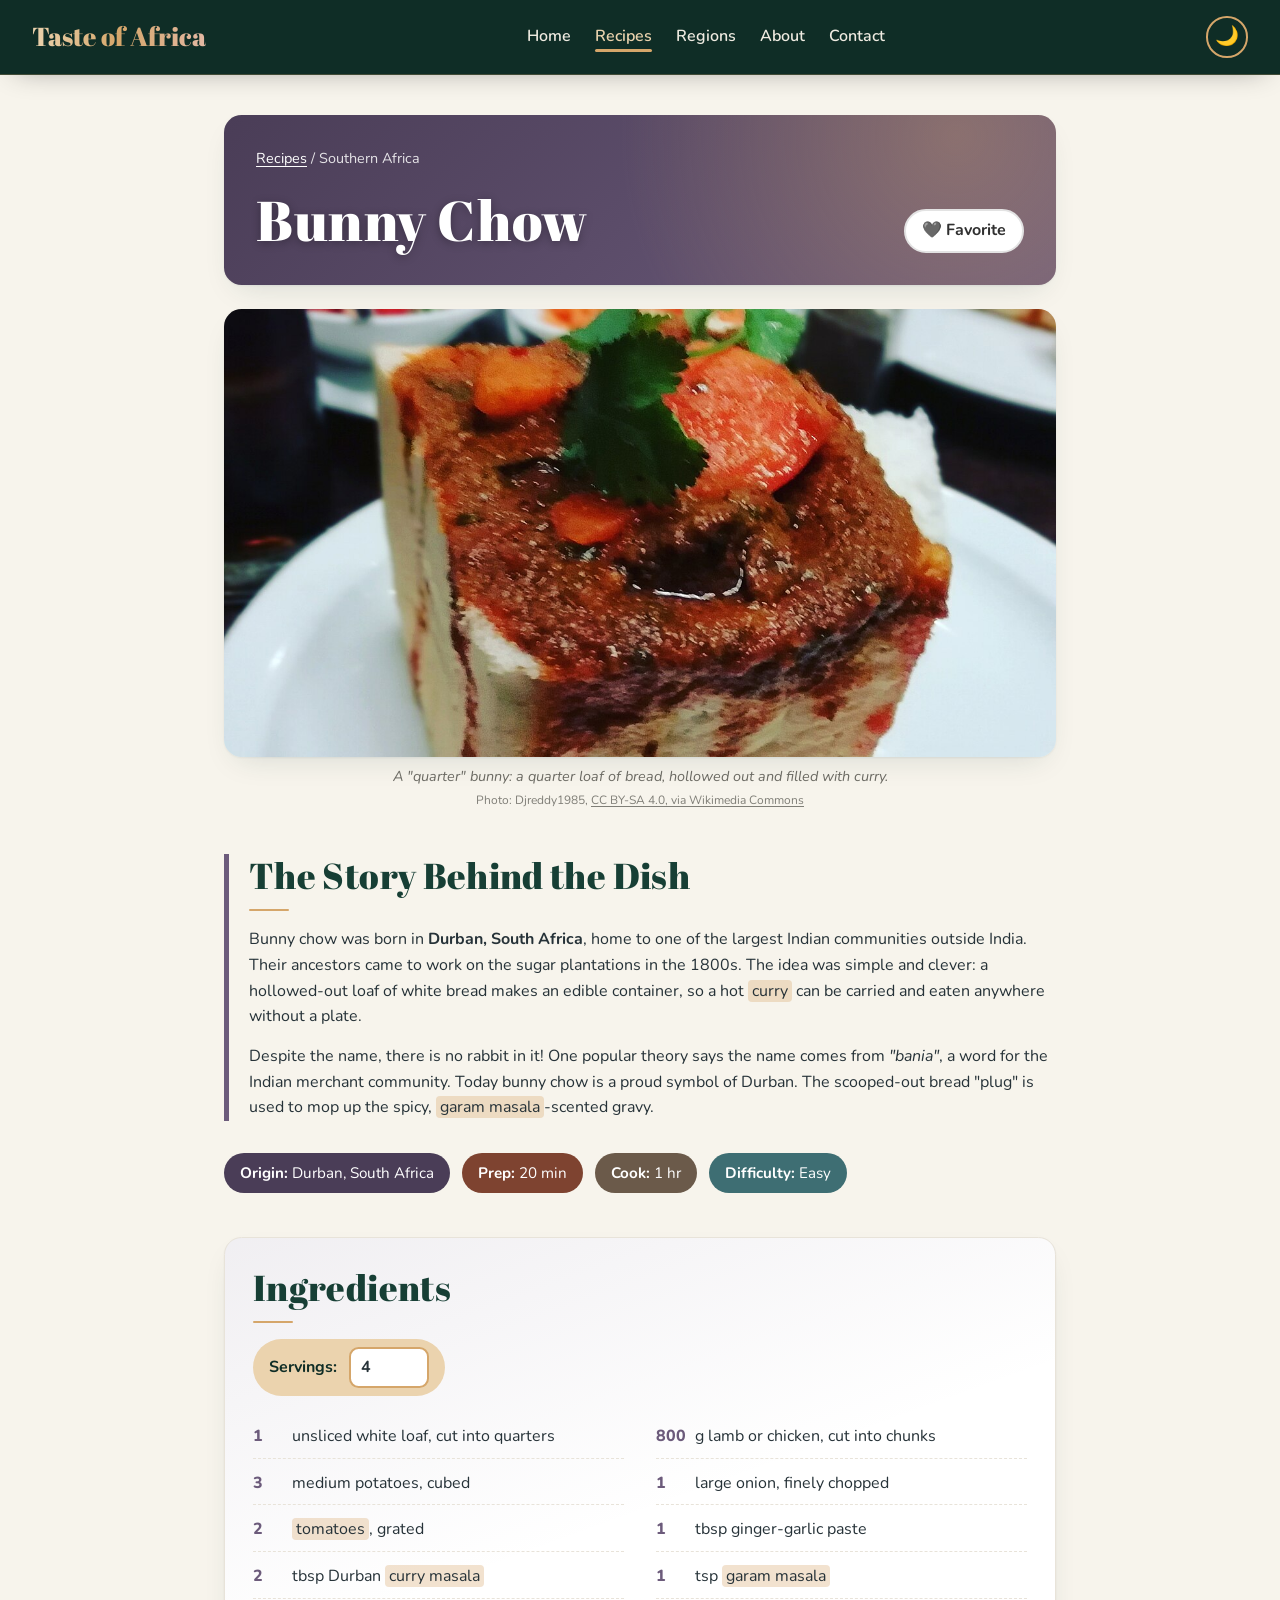
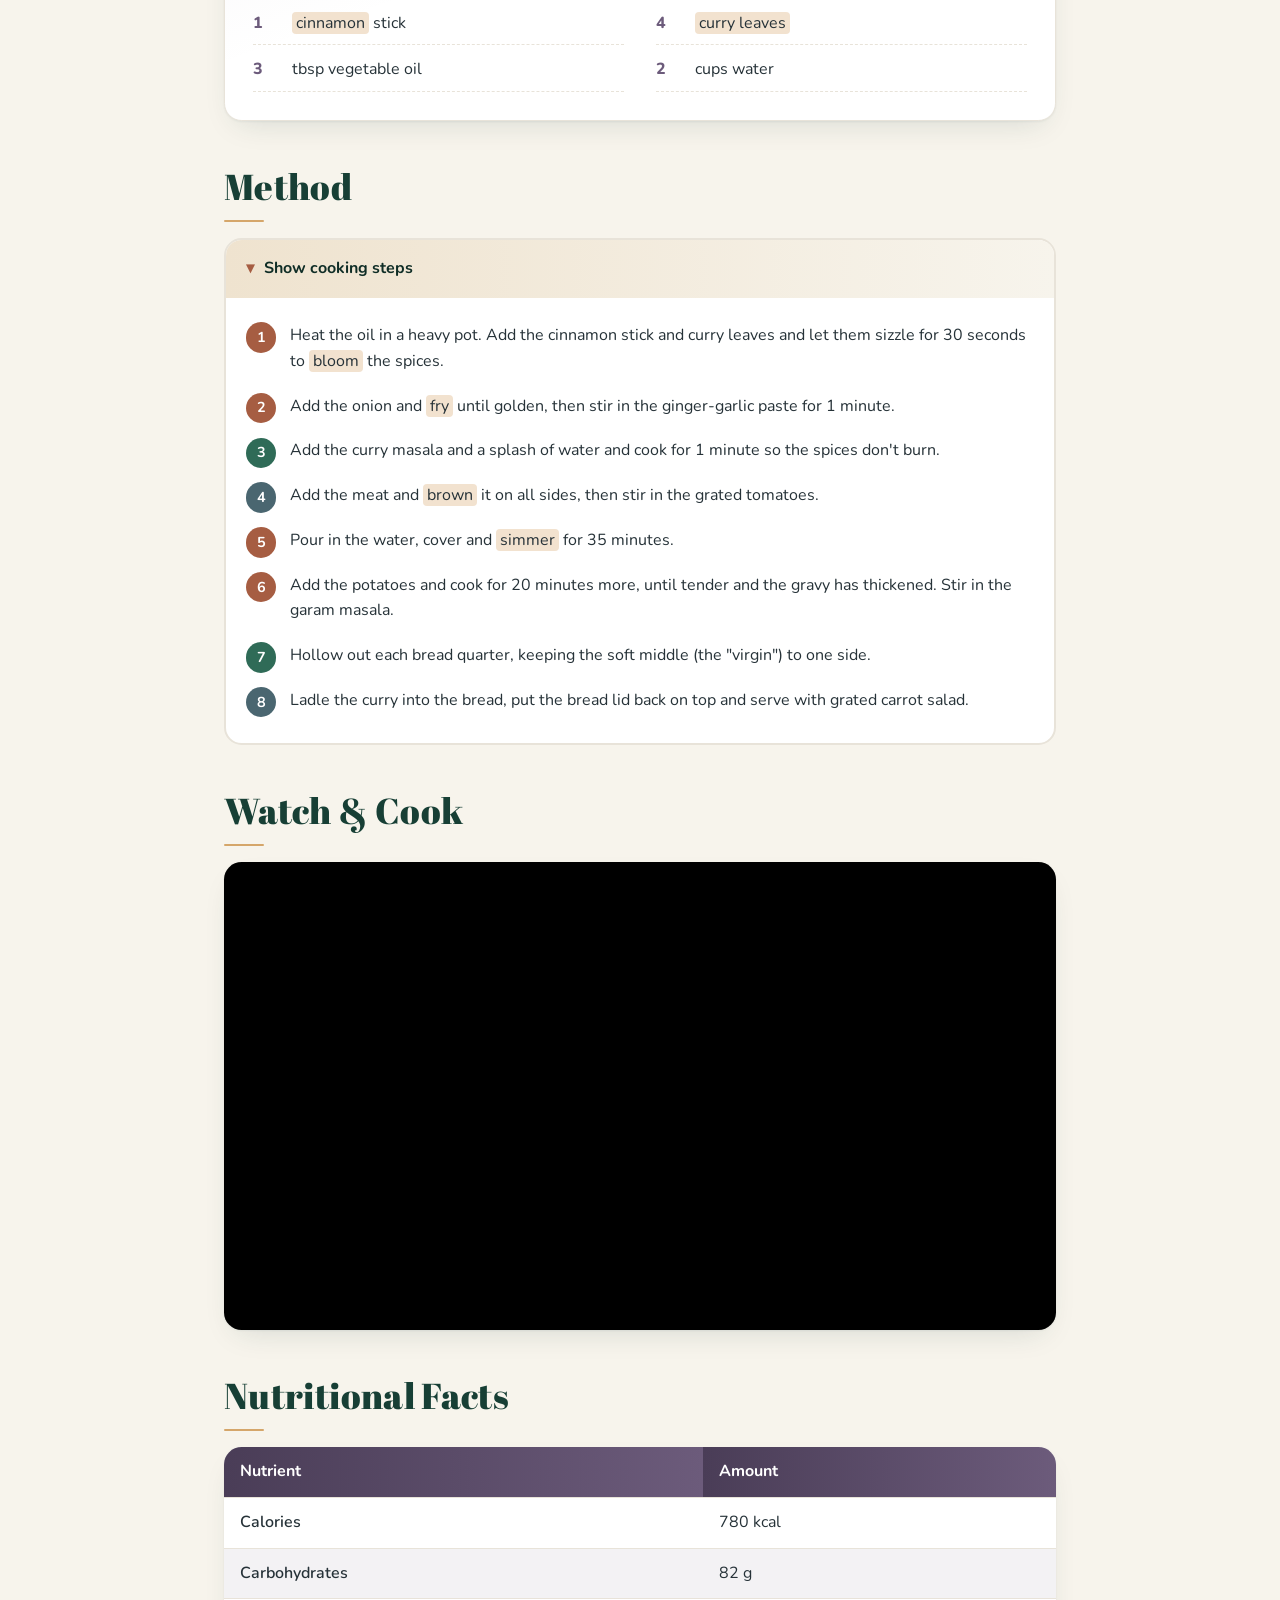
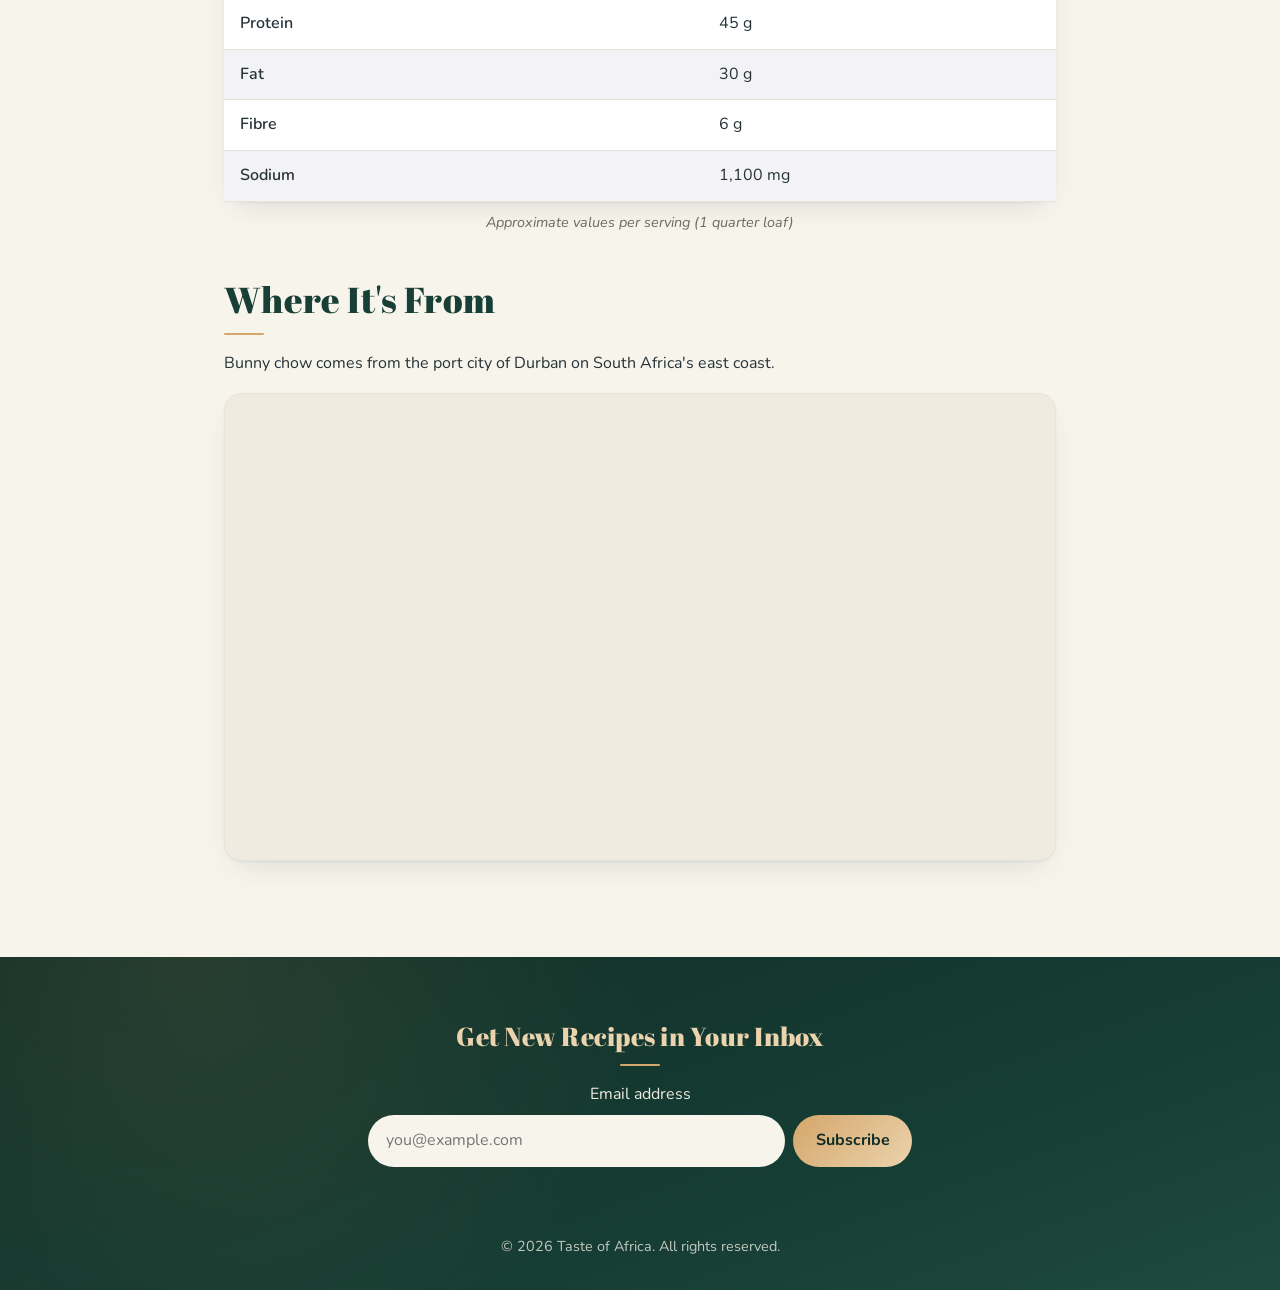
<file: recipes/bunny-chow.html>
<!DOCTYPE html>
<html lang="en">
<head>
  <meta charset="UTF-8">
  <meta name="viewport" content="width=device-width, initial-scale=1.0">
  <meta name="description" content="How to make Bunny Chow, the South African curry-filled bread loaf from Durban.">
  <title>Bunny Chow | Taste of Africa</title>

  <!-- I use Abril Fatface for headings and Nunito for the rest -->
  <link rel="preconnect" href="https://fonts.googleapis.com">
  <link rel="preconnect" href="https://fonts.gstatic.com" crossorigin>
  <link href="https://fonts.googleapis.com/css2?family=Abril+Fatface&family=Nunito:wght@400;600;700&display=swap" rel="stylesheet">

  <link rel="stylesheet" href="../css/styles.css">
  <script src="../js/script.js" defer></script>
</head>
<body>
  <!-- The shared header and navigation -->
  <header class="site-header">
    <a href="../index.html" class="site-name">Taste of Africa</a>
    <nav aria-label="Main navigation">
      <ul class="nav-links">
        <li><a href="../index.html">Home</a></li>
        <li><a href="../recipes.html" aria-current="page">Recipes</a></li>
        <li><a href="../regions.html">Regions</a></li>
        <li><a href="../about.html">About</a></li>
        <li><a href="../contact.html">Contact</a></li>
      </ul>
    </nav>
    <button id="theme-toggle" class="theme-toggle" type="button" aria-label="Switch to dark mode">🌙</button>
  </header>

  <main class="recipe-page region-south">
    <!-- The story and photo behind this dish -->
    <article class="recipe">
      <header class="recipe-header">
        <p class="breadcrumb"><a href="../recipes.html">Recipes</a> / Southern Africa</p>
        <h1>Bunny Chow</h1>
        <button type="button" class="favorite-btn" data-id="bunny-chow">❤️ Favorite</button>
      </header>

      <figure class="recipe-image">
        <img src="../images/bunny-chow.jpg" alt="A quarter loaf of white bread filled with red mutton curry and topped with coriander">
        <figcaption>A "quarter" bunny: a quarter loaf of bread, hollowed out and filled with curry.
          <small class="photo-credit">Photo: Djreddy1985, <a href="https://commons.wikimedia.org/wiki/File:Durban%27s_Famous_Mutton_Bunny_Chow.jpg">CC BY-SA 4.0, via Wikimedia Commons</a></small></figcaption>
      </figure>

      <section class="recipe-culture" aria-labelledby="culture-title">
        <h2 id="culture-title">The Story Behind the Dish</h2>
        <p>
          Bunny chow was born in <strong>Durban, South Africa</strong>, home to one of the
          largest Indian communities outside India. Their ancestors came to work on the sugar
          plantations in the 1800s. The idea was simple and clever: a hollowed-out loaf of white
          bread makes an edible container, so a hot <mark>curry</mark> can be carried and eaten
          anywhere without a plate.
        </p>
        <p>
          Despite the name, there is no rabbit in it! One popular theory says the name comes from
          <em>"bania"</em>, a word for the Indian merchant community. Today bunny chow is a proud
          symbol of Durban. The scooped-out bread "plug" is used to mop up the spicy,
          <mark>garam masala</mark>-scented gravy.
        </p>
      </section>

      <aside class="recipe-facts" aria-label="Recipe quick facts">
        <ul>
          <li><strong>Origin:</strong> Durban, South Africa</li>
          <li><strong>Prep:</strong> 20 min</li>
          <li><strong>Cook:</strong> 1 hr</li>
          <li><strong>Difficulty:</strong> Easy</li>
        </ul>
      </aside>

      <!-- What you'll need, with a serving-size scaler -->
      <section class="ingredients" aria-labelledby="ingredients-title">
        <h2 id="ingredients-title">Ingredients</h2>
        <div class="scaler">
          <label for="servings">Servings:</label>
          <input type="number" id="servings" min="1" max="50" value="4" data-base-servings="4">
        </div>
        <ul class="ingredient-list">
          <li><span class="qty" data-qty="1">1</span> unsliced white loaf, cut into quarters</li>
          <li><span class="qty" data-qty="800">800</span> g lamb or chicken, cut into chunks</li>
          <li><span class="qty" data-qty="3">3</span> medium potatoes, cubed</li>
          <li><span class="qty" data-qty="1">1</span> large onion, finely chopped</li>
          <li><span class="qty" data-qty="2">2</span> <mark>tomatoes</mark>, grated</li>
          <li><span class="qty" data-qty="1">1</span> tbsp ginger-garlic paste</li>
          <li><span class="qty" data-qty="2">2</span> tbsp Durban <mark>curry masala</mark></li>
          <li><span class="qty" data-qty="1">1</span> tsp <mark>garam masala</mark></li>
          <li><span class="qty" data-qty="1">1</span> <mark>cinnamon</mark> stick</li>
          <li><span class="qty" data-qty="4">4</span> <mark>curry leaves</mark></li>
          <li><span class="qty" data-qty="3">3</span> tbsp vegetable oil</li>
          <li><span class="qty" data-qty="2">2</span> cups water</li>
        </ul>
      </section>

      <!-- Here's how to make it -->
      <section class="steps" aria-labelledby="steps-title">
        <h2 id="steps-title">Method</h2>
        <details open>
          <summary>Show cooking steps</summary>
          <ol>
            <li>Heat the oil in a heavy pot. Add the cinnamon stick and curry leaves and let them sizzle for 30 seconds to <mark>bloom</mark> the spices.</li>
            <li>Add the onion and <mark>fry</mark> until golden, then stir in the ginger-garlic paste for 1 minute.</li>
            <li>Add the curry masala and a splash of water and cook for 1 minute so the spices don't burn.</li>
            <li>Add the meat and <mark>brown</mark> it on all sides, then stir in the grated tomatoes.</li>
            <li>Pour in the water, cover and <mark>simmer</mark> for 35 minutes.</li>
            <li>Add the potatoes and cook for 20 minutes more, until tender and the gravy has thickened. Stir in the garam masala.</li>
            <li>Hollow out each bread quarter, keeping the soft middle (the "virgin") to one side.</li>
            <li>Ladle the curry into the bread, put the bread lid back on top and serve with grated carrot salad.</li>
          </ol>
        </details>
      </section>

      <!-- A video to follow along with -->
      <section class="recipe-video" aria-labelledby="video-title">
        <h2 id="video-title">Watch &amp; Cook</h2>
        <div class="video-wrapper">
          <iframe src="https://www.youtube.com/embed/bOhddTWSJPQ"
                  title="Video tutorial: authentic Durban curry bunny chow (Pants Down Aprons On)"
                  loading="lazy"
                  allow="accelerometer; clipboard-write; encrypted-media; gyroscope; picture-in-picture"
                  allowfullscreen></iframe>
        </div>
      </section>

      <!-- A quick look at the nutrition -->
      <section class="nutrition" aria-labelledby="nutrition-title">
        <h2 id="nutrition-title">Nutritional Facts</h2>
        <table>
          <caption>Approximate values per serving (1 quarter loaf)</caption>
          <thead>
            <tr><th scope="col">Nutrient</th><th scope="col">Amount</th></tr>
          </thead>
          <tbody>
            <tr><th scope="row">Calories</th><td>780 kcal</td></tr>
            <tr><th scope="row">Carbohydrates</th><td>82 g</td></tr>
            <tr><th scope="row">Protein</th><td>45 g</td></tr>
            <tr><th scope="row">Fat</th><td>30 g</td></tr>
            <tr><th scope="row">Fibre</th><td>6 g</td></tr>
            <tr><th scope="row">Sodium</th><td>1,100 mg</td></tr>
          </tbody>
        </table>
      </section>

      <!-- Where this dish comes from -->
      <section class="recipe-map" aria-labelledby="map-title">
        <h2 id="map-title">Where It's From</h2>
        <p>Bunny chow comes from the port city of Durban on South Africa's east coast.</p>
        <div class="map-wrapper">
          <iframe src="https://maps.google.com/maps?q=South+Africa&amp;z=5&amp;output=embed"
                  title="Map of South Africa"
                  loading="lazy"
                  referrerpolicy="no-referrer-when-downgrade"></iframe>
        </div>
      </section>
    </article>
  </main>

  <!-- Newsletter signup and a note at the bottom of the page -->
  <footer class="site-footer">
    <section class="newsletter" aria-labelledby="newsletter-title">
      <h2 id="newsletter-title">Get New Recipes in Your Inbox</h2>
      <form class="newsletter-form">
        <label for="newsletter-email">Email address</label>
        <div class="newsletter-row">
          <input type="email" id="newsletter-email" name="email" placeholder="you@example.com" required>
          <button type="submit">Subscribe</button>
        </div>
      </form>
      <p class="newsletter-message" aria-live="polite"></p>
    </section>
    <p class="copyright">&copy; 2026 Taste of Africa. All rights reserved.</p>
  </footer>
</body>
</html>
</file>
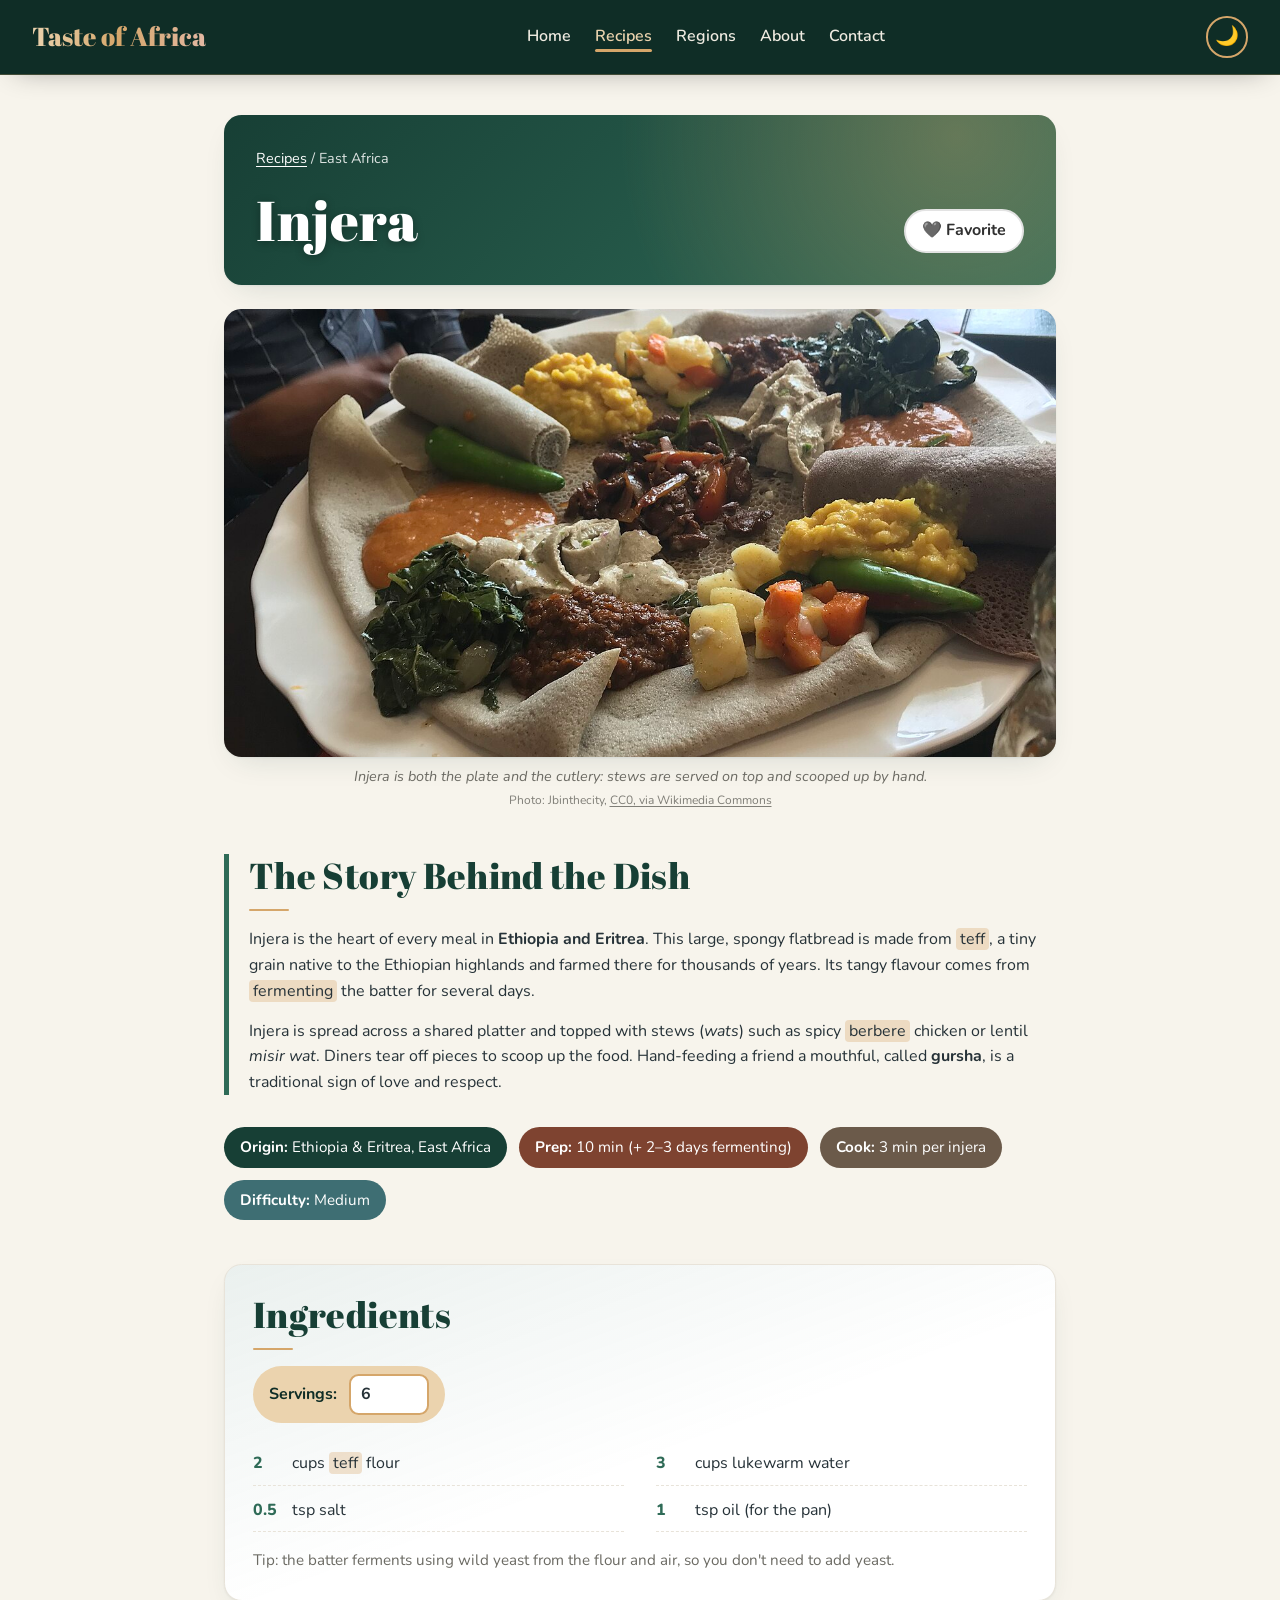
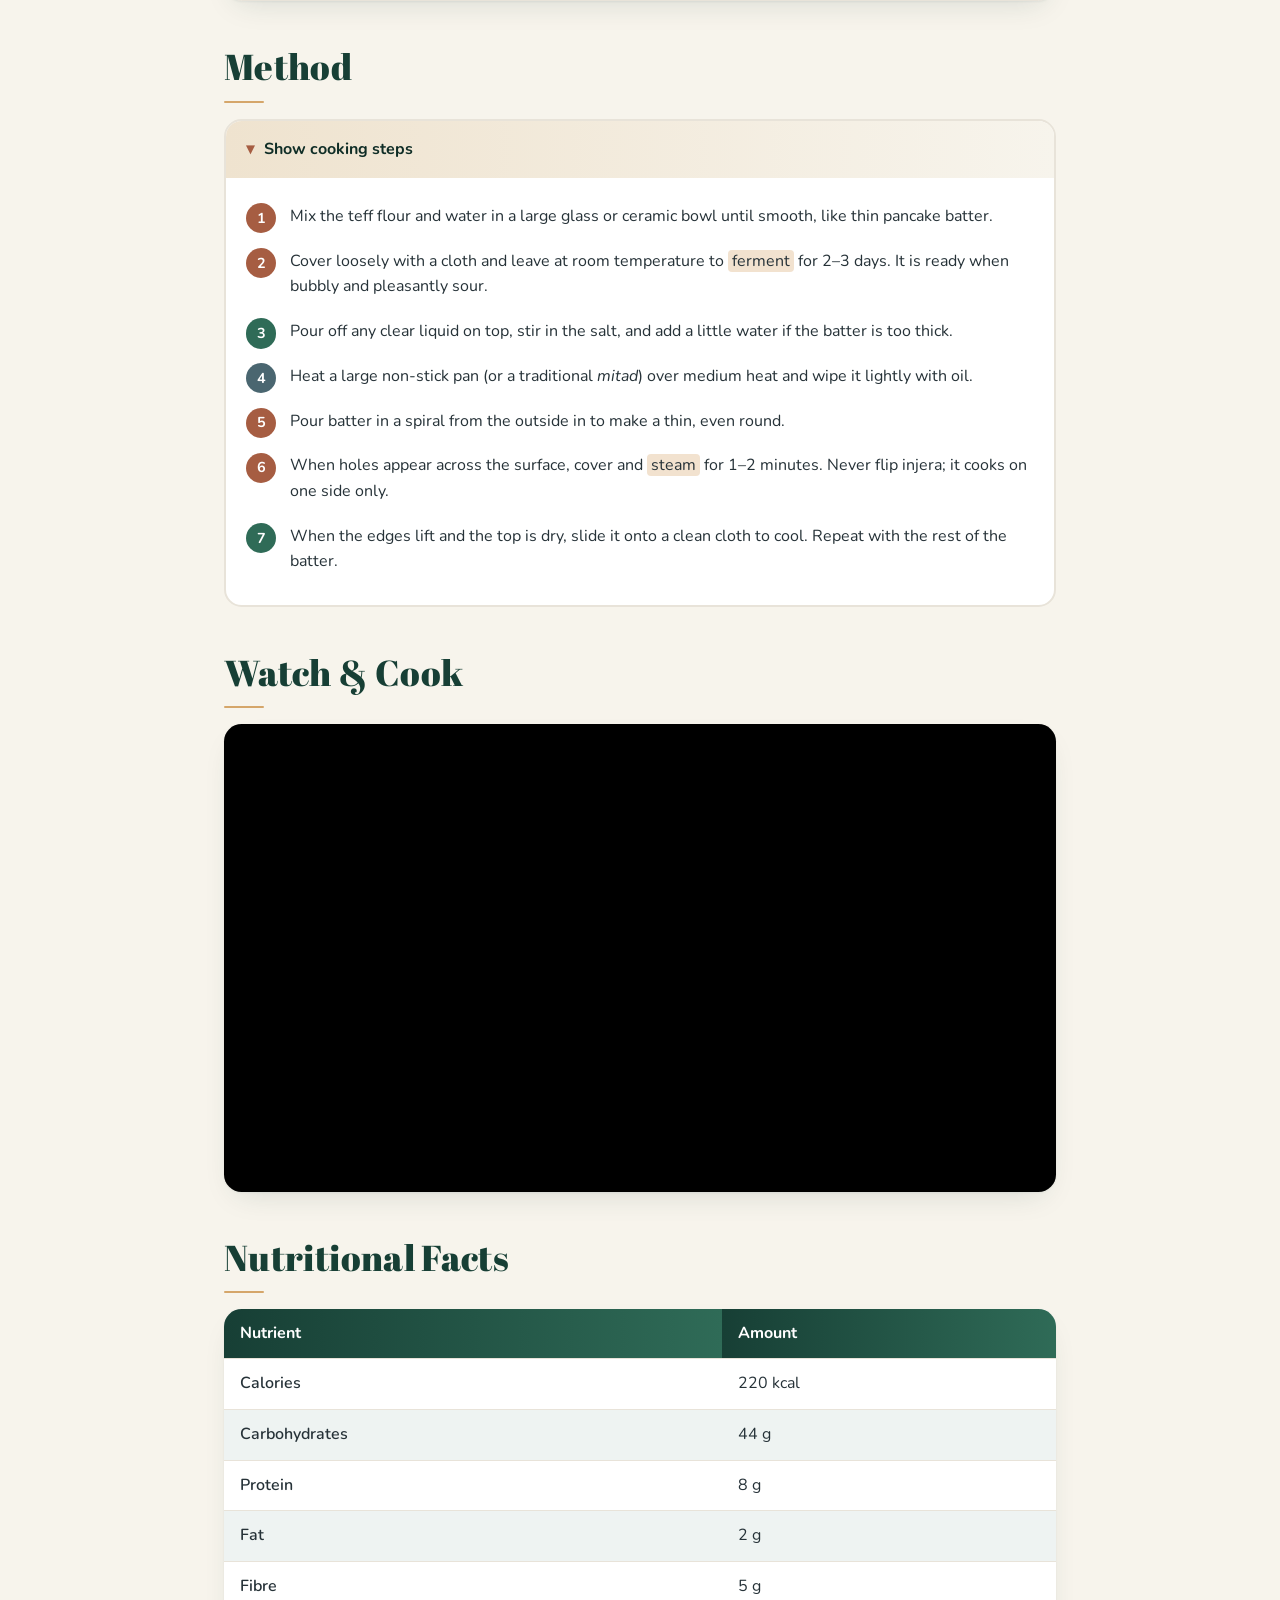
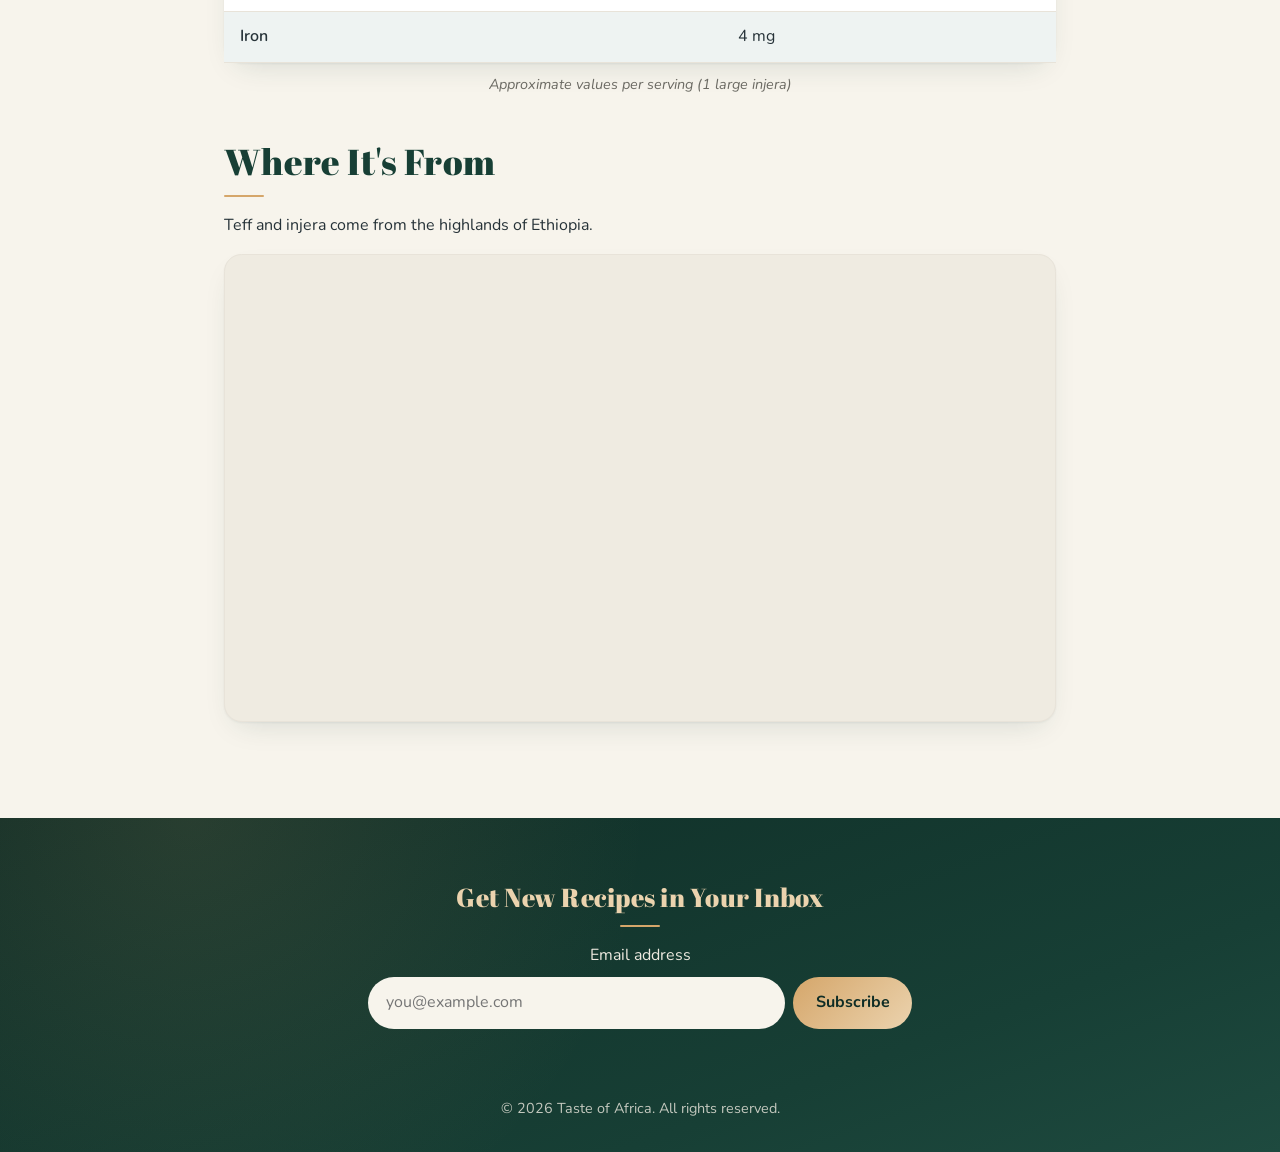
<file: recipes/injera.html>
<!DOCTYPE html>
<html lang="en">
<head>
  <meta charset="UTF-8">
  <meta name="viewport" content="width=device-width, initial-scale=1.0">
  <meta name="description" content="How to make Injera, the Ethiopian sourdough flatbread made from teff.">
  <title>Injera | Taste of Africa</title>

  <!-- I use Abril Fatface for headings and Nunito for the rest -->
  <link rel="preconnect" href="https://fonts.googleapis.com">
  <link rel="preconnect" href="https://fonts.gstatic.com" crossorigin>
  <link href="https://fonts.googleapis.com/css2?family=Abril+Fatface&family=Nunito:wght@400;600;700&display=swap" rel="stylesheet">

  <link rel="stylesheet" href="../css/styles.css">
  <script src="../js/script.js" defer></script>
</head>
<body>
  <!-- The shared header and navigation -->
  <header class="site-header">
    <a href="../index.html" class="site-name">Taste of Africa</a>
    <nav aria-label="Main navigation">
      <ul class="nav-links">
        <li><a href="../index.html">Home</a></li>
        <li><a href="../recipes.html" aria-current="page">Recipes</a></li>
        <li><a href="../regions.html">Regions</a></li>
        <li><a href="../about.html">About</a></li>
        <li><a href="../contact.html">Contact</a></li>
      </ul>
    </nav>
    <button id="theme-toggle" class="theme-toggle" type="button" aria-label="Switch to dark mode">🌙</button>
  </header>

  <main class="recipe-page region-east">
    <!-- The story and photo behind this dish -->
    <article class="recipe">
      <header class="recipe-header">
        <p class="breadcrumb"><a href="../recipes.html">Recipes</a> / East Africa</p>
        <h1>Injera</h1>
        <button type="button" class="favorite-btn" data-id="injera">❤️ Favorite</button>
      </header>

      <figure class="recipe-image">
        <img src="../images/injera.jpg" alt="Injera topped with colourful Ethiopian fasting dishes: lentils, greens, split peas and salad">
        <figcaption>Injera is both the plate and the cutlery: stews are served on top and scooped up by hand.
          <small class="photo-credit">Photo: Jbinthecity, <a href="https://commons.wikimedia.org/wiki/File:Ethiopian_fasting_platter.jpg">CC0, via Wikimedia Commons</a></small></figcaption>
      </figure>

      <section class="recipe-culture" aria-labelledby="culture-title">
        <h2 id="culture-title">The Story Behind the Dish</h2>
        <p>
          Injera is the heart of every meal in <strong>Ethiopia and Eritrea</strong>. This large,
          spongy flatbread is made from <mark>teff</mark>, a tiny grain native to the Ethiopian
          highlands and farmed there for thousands of years. Its tangy flavour comes from
          <mark>fermenting</mark> the batter for several days.
        </p>
        <p>
          Injera is spread across a shared platter and topped with stews (<em>wats</em>) such as
          spicy <mark>berbere</mark> chicken or lentil <em>misir wat</em>. Diners tear off pieces
          to scoop up the food. Hand-feeding a friend a mouthful, called <strong>gursha</strong>,
          is a traditional sign of love and respect.
        </p>
      </section>

      <aside class="recipe-facts" aria-label="Recipe quick facts">
        <ul>
          <li><strong>Origin:</strong> Ethiopia &amp; Eritrea, East Africa</li>
          <li><strong>Prep:</strong> 10 min (+ 2–3 days fermenting)</li>
          <li><strong>Cook:</strong> 3 min per injera</li>
          <li><strong>Difficulty:</strong> Medium</li>
        </ul>
      </aside>

      <!-- What you'll need, with a serving-size scaler -->
      <section class="ingredients" aria-labelledby="ingredients-title">
        <h2 id="ingredients-title">Ingredients</h2>
        <div class="scaler">
          <label for="servings">Servings:</label>
          <input type="number" id="servings" min="1" max="50" value="6" data-base-servings="6">
        </div>
        <ul class="ingredient-list">
          <li><span class="qty" data-qty="2">2</span> cups <mark>teff</mark> flour</li>
          <li><span class="qty" data-qty="3">3</span> cups lukewarm water</li>
          <li><span class="qty" data-qty="0.5">0.5</span> tsp salt</li>
          <li><span class="qty" data-qty="1">1</span> tsp oil (for the pan)</li>
        </ul>
        <p class="note">Tip: the batter ferments using wild yeast from the flour and air, so you don't need to add yeast.</p>
      </section>

      <!-- Here's how to make it -->
      <section class="steps" aria-labelledby="steps-title">
        <h2 id="steps-title">Method</h2>
        <details open>
          <summary>Show cooking steps</summary>
          <ol>
            <li>Mix the teff flour and water in a large glass or ceramic bowl until smooth, like thin pancake batter.</li>
            <li>Cover loosely with a cloth and leave at room temperature to <mark>ferment</mark> for 2–3 days. It is ready when bubbly and pleasantly sour.</li>
            <li>Pour off any clear liquid on top, stir in the salt, and add a little water if the batter is too thick.</li>
            <li>Heat a large non-stick pan (or a traditional <em>mitad</em>) over medium heat and wipe it lightly with oil.</li>
            <li>Pour batter in a spiral from the outside in to make a thin, even round.</li>
            <li>When holes appear across the surface, cover and <mark>steam</mark> for 1–2 minutes. Never flip injera; it cooks on one side only.</li>
            <li>When the edges lift and the top is dry, slide it onto a clean cloth to cool. Repeat with the rest of the batter.</li>
          </ol>
        </details>
      </section>

      <!-- A video to follow along with -->
      <section class="recipe-video" aria-labelledby="video-title">
        <h2 id="video-title">Watch &amp; Cook</h2>
        <div class="video-wrapper">
          <iframe src="https://www.youtube.com/embed/NwVSl3FQt78"
                  title="Video tutorial: how to make Ethiopian injera (Mulu Cooks)"
                  loading="lazy"
                  allow="accelerometer; clipboard-write; encrypted-media; gyroscope; picture-in-picture"
                  allowfullscreen></iframe>
        </div>
      </section>

      <!-- A quick look at the nutrition -->
      <section class="nutrition" aria-labelledby="nutrition-title">
        <h2 id="nutrition-title">Nutritional Facts</h2>
        <table>
          <caption>Approximate values per serving (1 large injera)</caption>
          <thead>
            <tr><th scope="col">Nutrient</th><th scope="col">Amount</th></tr>
          </thead>
          <tbody>
            <tr><th scope="row">Calories</th><td>220 kcal</td></tr>
            <tr><th scope="row">Carbohydrates</th><td>44 g</td></tr>
            <tr><th scope="row">Protein</th><td>8 g</td></tr>
            <tr><th scope="row">Fat</th><td>2 g</td></tr>
            <tr><th scope="row">Fibre</th><td>5 g</td></tr>
            <tr><th scope="row">Iron</th><td>4 mg</td></tr>
          </tbody>
        </table>
      </section>

      <!-- Where this dish comes from -->
      <section class="recipe-map" aria-labelledby="map-title">
        <h2 id="map-title">Where It's From</h2>
        <p>Teff and injera come from the highlands of Ethiopia.</p>
        <div class="map-wrapper">
          <iframe src="https://maps.google.com/maps?q=Ethiopia&amp;z=5&amp;output=embed"
                  title="Map of Ethiopia, East Africa"
                  loading="lazy"
                  referrerpolicy="no-referrer-when-downgrade"></iframe>
        </div>
      </section>
    </article>
  </main>

  <!-- Newsletter signup and a note at the bottom of the page -->
  <footer class="site-footer">
    <section class="newsletter" aria-labelledby="newsletter-title">
      <h2 id="newsletter-title">Get New Recipes in Your Inbox</h2>
      <form class="newsletter-form">
        <label for="newsletter-email">Email address</label>
        <div class="newsletter-row">
          <input type="email" id="newsletter-email" name="email" placeholder="you@example.com" required>
          <button type="submit">Subscribe</button>
        </div>
      </form>
      <p class="newsletter-message" aria-live="polite"></p>
    </section>
    <p class="copyright">&copy; 2026 Taste of Africa. All rights reserved.</p>
  </footer>
</body>
</html>
</file>
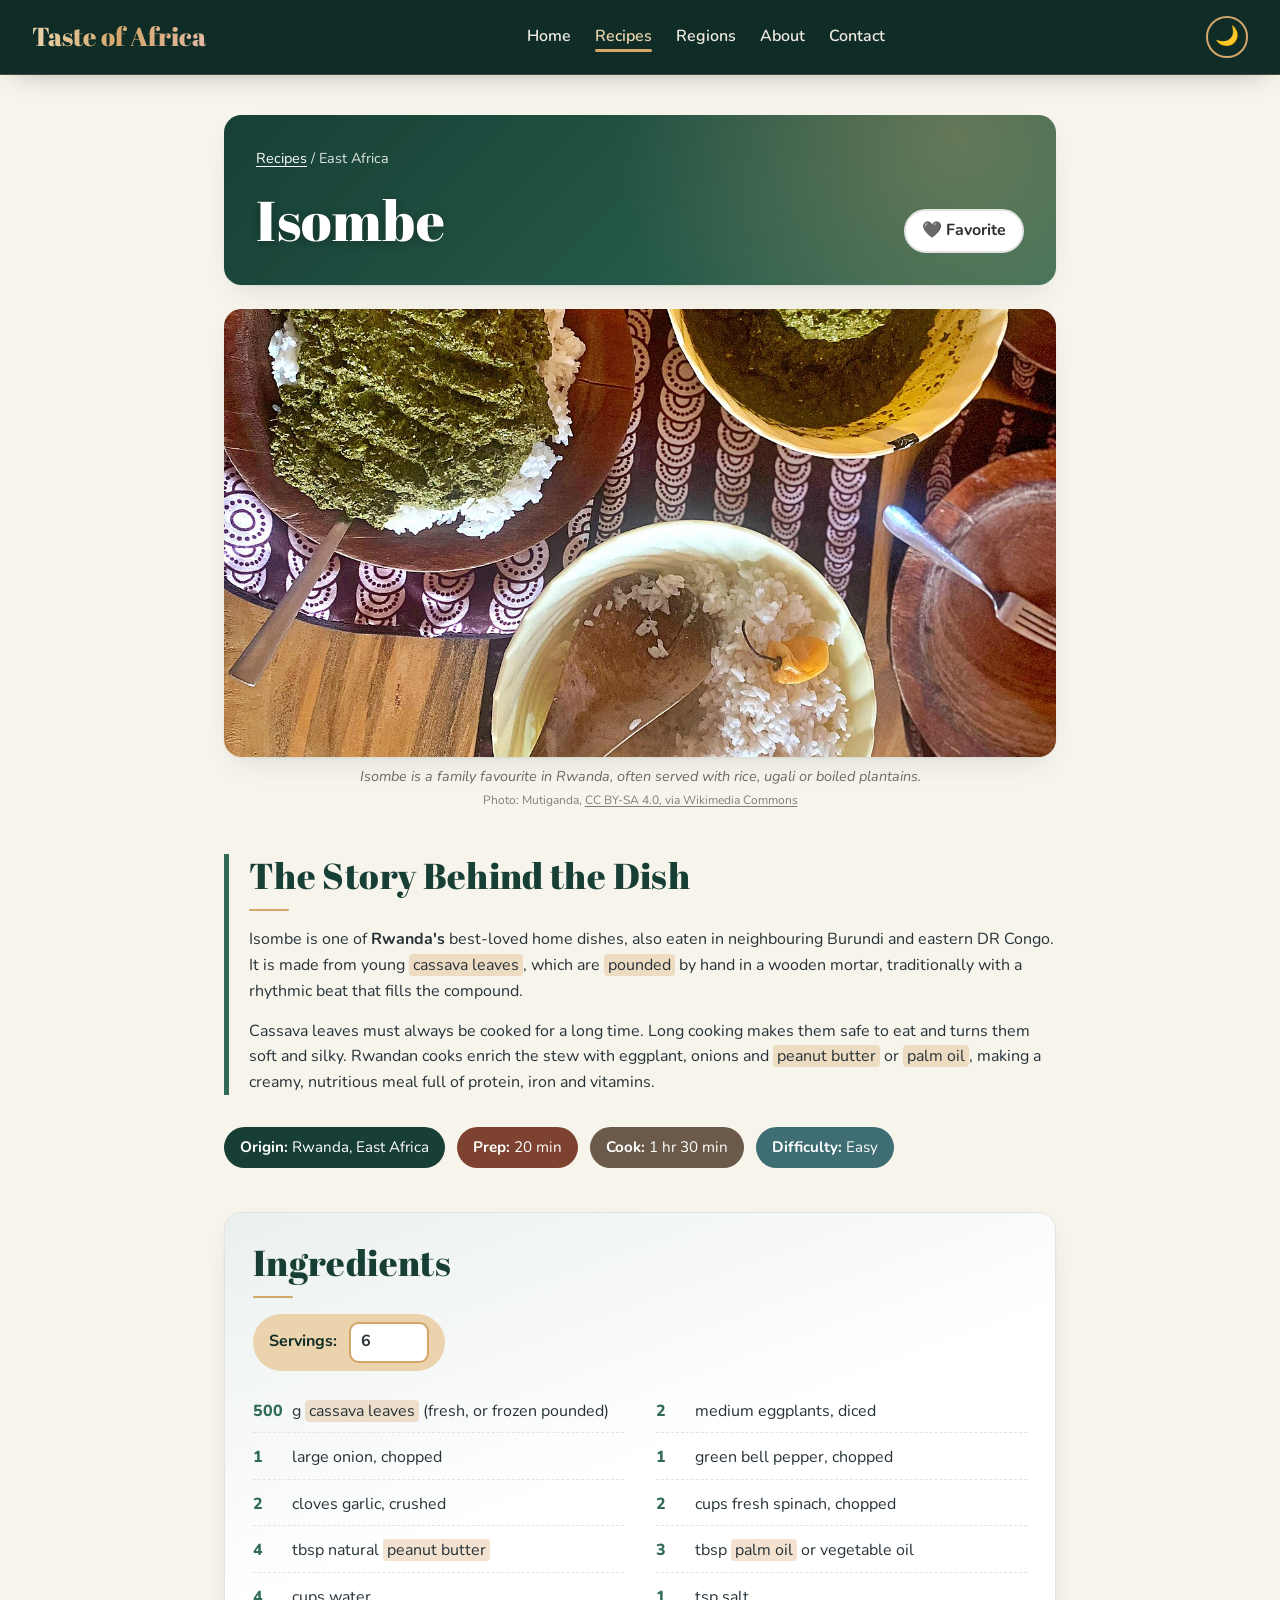
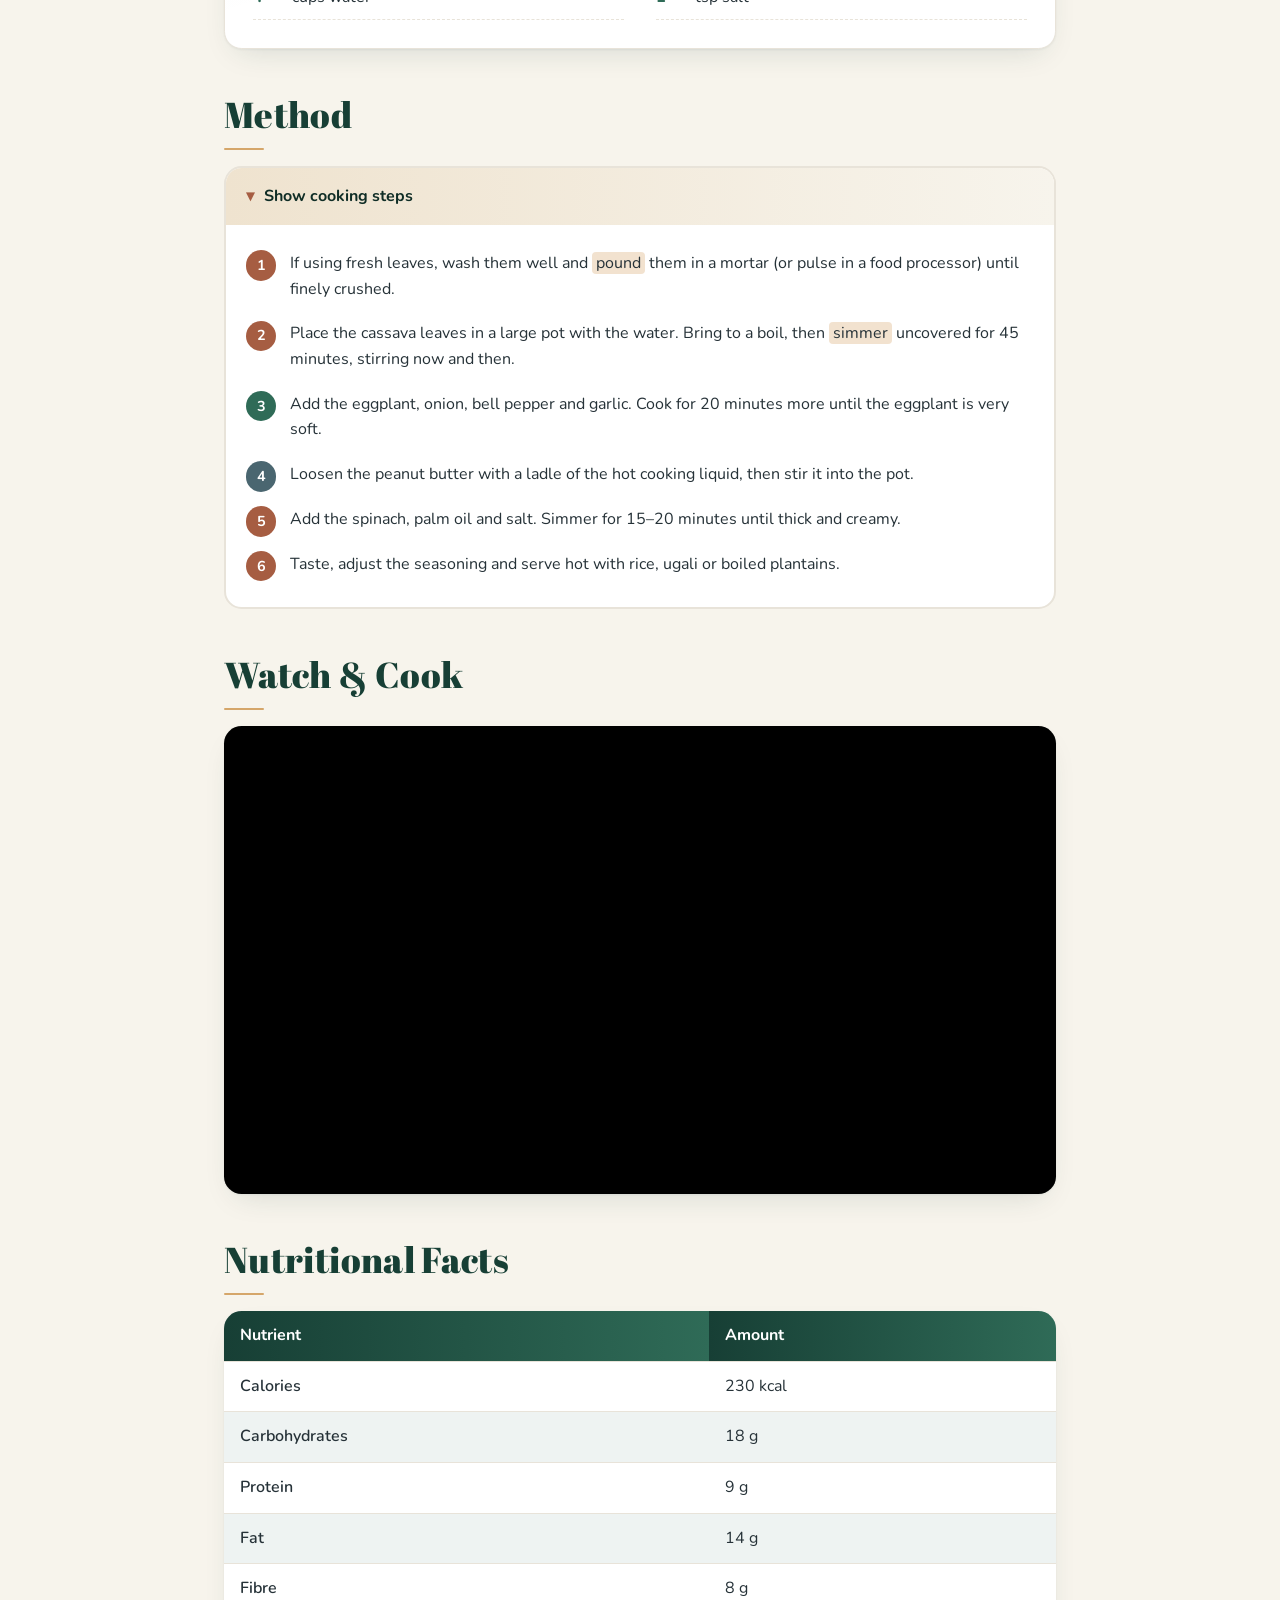
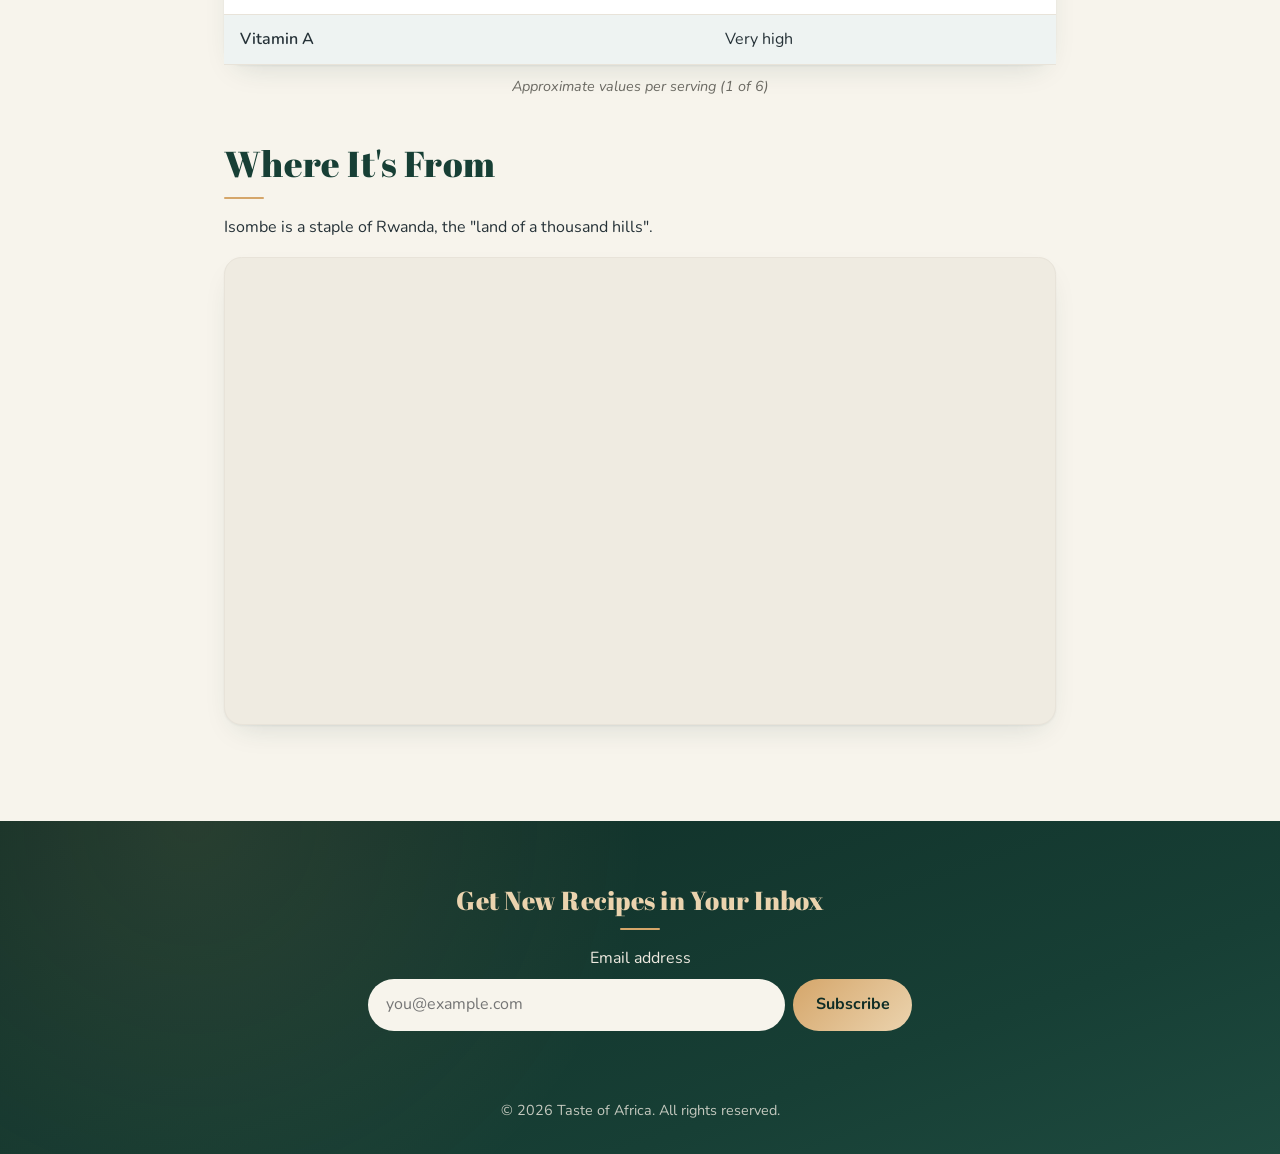
<file: recipes/isombe.html>
<!DOCTYPE html>
<html lang="en">
<head>
  <meta charset="UTF-8">
  <meta name="viewport" content="width=device-width, initial-scale=1.0">
  <meta name="description" content="How to make Isombe, the Rwandan cassava leaf stew.">
  <title>Isombe | Taste of Africa</title>

  <!-- I use Abril Fatface for headings and Nunito for the rest -->
  <link rel="preconnect" href="https://fonts.googleapis.com">
  <link rel="preconnect" href="https://fonts.gstatic.com" crossorigin>
  <link href="https://fonts.googleapis.com/css2?family=Abril+Fatface&family=Nunito:wght@400;600;700&display=swap" rel="stylesheet">

  <link rel="stylesheet" href="../css/styles.css">
  <script src="../js/script.js" defer></script>
</head>
<body>
  <!-- The shared header and navigation -->
  <header class="site-header">
    <a href="../index.html" class="site-name">Taste of Africa</a>
    <nav aria-label="Main navigation">
      <ul class="nav-links">
        <li><a href="../index.html">Home</a></li>
        <li><a href="../recipes.html" aria-current="page">Recipes</a></li>
        <li><a href="../regions.html">Regions</a></li>
        <li><a href="../about.html">About</a></li>
        <li><a href="../contact.html">Contact</a></li>
      </ul>
    </nav>
    <button id="theme-toggle" class="theme-toggle" type="button" aria-label="Switch to dark mode">🌙</button>
  </header>

  <main class="recipe-page region-east">
    <!-- The story and photo behind this dish -->
    <article class="recipe">
      <header class="recipe-header">
        <p class="breadcrumb"><a href="../recipes.html">Recipes</a> / East Africa</p>
        <h1>Isombe</h1>
        <button type="button" class="favorite-btn" data-id="isombe">❤️ Favorite</button>
      </header>

      <figure class="recipe-image">
        <img src="../images/isombe.jpg" alt="Bowls of dark green Isombe, Rwandan cassava leaf stew, served with white rice">
        <figcaption>Isombe is a family favourite in Rwanda, often served with rice, ugali or boiled plantains.
          <small class="photo-credit">Photo: Mutiganda, <a href="https://commons.wikimedia.org/wiki/File:ISOMBE_AND_RICE.jpg">CC BY-SA 4.0, via Wikimedia Commons</a></small></figcaption>
      </figure>

      <section class="recipe-culture" aria-labelledby="culture-title">
        <h2 id="culture-title">The Story Behind the Dish</h2>
        <p>
          Isombe is one of <strong>Rwanda's</strong> best-loved home dishes, also eaten in
          neighbouring Burundi and eastern DR Congo. It is made from young
          <mark>cassava leaves</mark>, which are <mark>pounded</mark> by hand in a wooden mortar,
          traditionally with a rhythmic beat that fills the compound.
        </p>
        <p>
          Cassava leaves must always be cooked for a long time. Long cooking makes them safe to
          eat and turns them soft and silky. Rwandan cooks enrich the stew with eggplant, onions
          and <mark>peanut butter</mark> or <mark>palm oil</mark>, making a creamy, nutritious
          meal full of protein, iron and vitamins.
        </p>
      </section>

      <aside class="recipe-facts" aria-label="Recipe quick facts">
        <ul>
          <li><strong>Origin:</strong> Rwanda, East Africa</li>
          <li><strong>Prep:</strong> 20 min</li>
          <li><strong>Cook:</strong> 1 hr 30 min</li>
          <li><strong>Difficulty:</strong> Easy</li>
        </ul>
      </aside>

      <!-- What you'll need, with a serving-size scaler -->
      <section class="ingredients" aria-labelledby="ingredients-title">
        <h2 id="ingredients-title">Ingredients</h2>
        <div class="scaler">
          <label for="servings">Servings:</label>
          <input type="number" id="servings" min="1" max="50" value="6" data-base-servings="6">
        </div>
        <ul class="ingredient-list">
          <li><span class="qty" data-qty="500">500</span> g <mark>cassava leaves</mark> (fresh, or frozen pounded)</li>
          <li><span class="qty" data-qty="2">2</span> medium eggplants, diced</li>
          <li><span class="qty" data-qty="1">1</span> large onion, chopped</li>
          <li><span class="qty" data-qty="1">1</span> green bell pepper, chopped</li>
          <li><span class="qty" data-qty="2">2</span> cloves garlic, crushed</li>
          <li><span class="qty" data-qty="2">2</span> cups fresh spinach, chopped</li>
          <li><span class="qty" data-qty="4">4</span> tbsp natural <mark>peanut butter</mark></li>
          <li><span class="qty" data-qty="3">3</span> tbsp <mark>palm oil</mark> or vegetable oil</li>
          <li><span class="qty" data-qty="4">4</span> cups water</li>
          <li><span class="qty" data-qty="1">1</span> tsp salt</li>
        </ul>
      </section>

      <!-- Here's how to make it -->
      <section class="steps" aria-labelledby="steps-title">
        <h2 id="steps-title">Method</h2>
        <details open>
          <summary>Show cooking steps</summary>
          <ol>
            <li>If using fresh leaves, wash them well and <mark>pound</mark> them in a mortar (or pulse in a food processor) until finely crushed.</li>
            <li>Place the cassava leaves in a large pot with the water. Bring to a boil, then <mark>simmer</mark> uncovered for 45 minutes, stirring now and then.</li>
            <li>Add the eggplant, onion, bell pepper and garlic. Cook for 20 minutes more until the eggplant is very soft.</li>
            <li>Loosen the peanut butter with a ladle of the hot cooking liquid, then stir it into the pot.</li>
            <li>Add the spinach, palm oil and salt. Simmer for 15–20 minutes until thick and creamy.</li>
            <li>Taste, adjust the seasoning and serve hot with rice, ugali or boiled plantains.</li>
          </ol>
        </details>
      </section>

      <!-- A video to follow along with -->
      <section class="recipe-video" aria-labelledby="video-title">
        <h2 id="video-title">Watch &amp; Cook</h2>
        <div class="video-wrapper">
          <iframe src="https://www.youtube.com/embed/AB5wq5qiwrM"
                  title="Video tutorial: how to make Rwandan isombe (Unapologetic Nomads)"
                  loading="lazy"
                  allow="accelerometer; clipboard-write; encrypted-media; gyroscope; picture-in-picture"
                  allowfullscreen></iframe>
        </div>
      </section>

      <!-- A quick look at the nutrition -->
      <section class="nutrition" aria-labelledby="nutrition-title">
        <h2 id="nutrition-title">Nutritional Facts</h2>
        <table>
          <caption>Approximate values per serving (1 of 6)</caption>
          <thead>
            <tr><th scope="col">Nutrient</th><th scope="col">Amount</th></tr>
          </thead>
          <tbody>
            <tr><th scope="row">Calories</th><td>230 kcal</td></tr>
            <tr><th scope="row">Carbohydrates</th><td>18 g</td></tr>
            <tr><th scope="row">Protein</th><td>9 g</td></tr>
            <tr><th scope="row">Fat</th><td>14 g</td></tr>
            <tr><th scope="row">Fibre</th><td>8 g</td></tr>
            <tr><th scope="row">Vitamin A</th><td>Very high</td></tr>
          </tbody>
        </table>
      </section>

      <!-- Where this dish comes from -->
      <section class="recipe-map" aria-labelledby="map-title">
        <h2 id="map-title">Where It's From</h2>
        <p>Isombe is a staple of Rwanda, the "land of a thousand hills".</p>
        <div class="map-wrapper">
          <iframe src="https://maps.google.com/maps?q=Rwanda&amp;z=7&amp;output=embed"
                  title="Map of Rwanda, East Africa"
                  loading="lazy"
                  referrerpolicy="no-referrer-when-downgrade"></iframe>
        </div>
      </section>
    </article>
  </main>

  <!-- Newsletter signup and a note at the bottom of the page -->
  <footer class="site-footer">
    <section class="newsletter" aria-labelledby="newsletter-title">
      <h2 id="newsletter-title">Get New Recipes in Your Inbox</h2>
      <form class="newsletter-form">
        <label for="newsletter-email">Email address</label>
        <div class="newsletter-row">
          <input type="email" id="newsletter-email" name="email" placeholder="you@example.com" required>
          <button type="submit">Subscribe</button>
        </div>
      </form>
      <p class="newsletter-message" aria-live="polite"></p>
    </section>
    <p class="copyright">&copy; 2026 Taste of Africa. All rights reserved.</p>
  </footer>
</body>
</html>
</file>
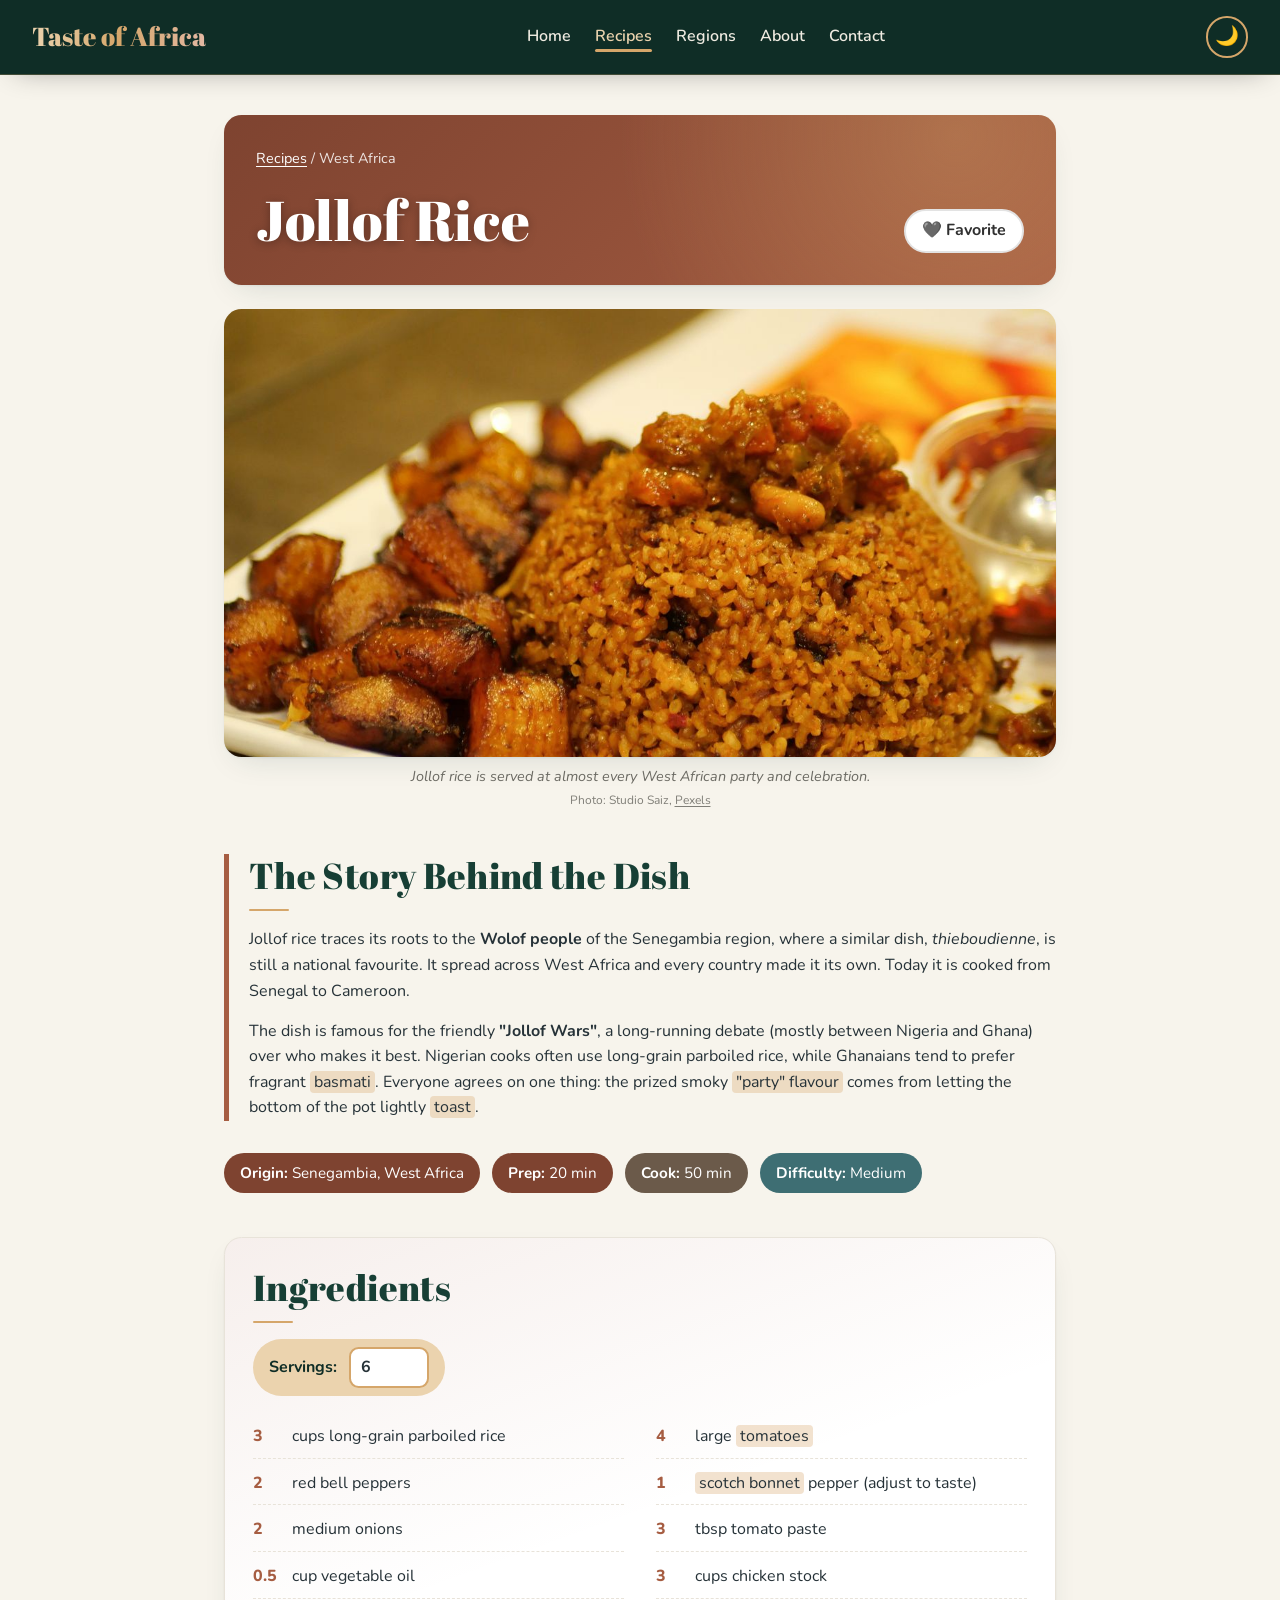
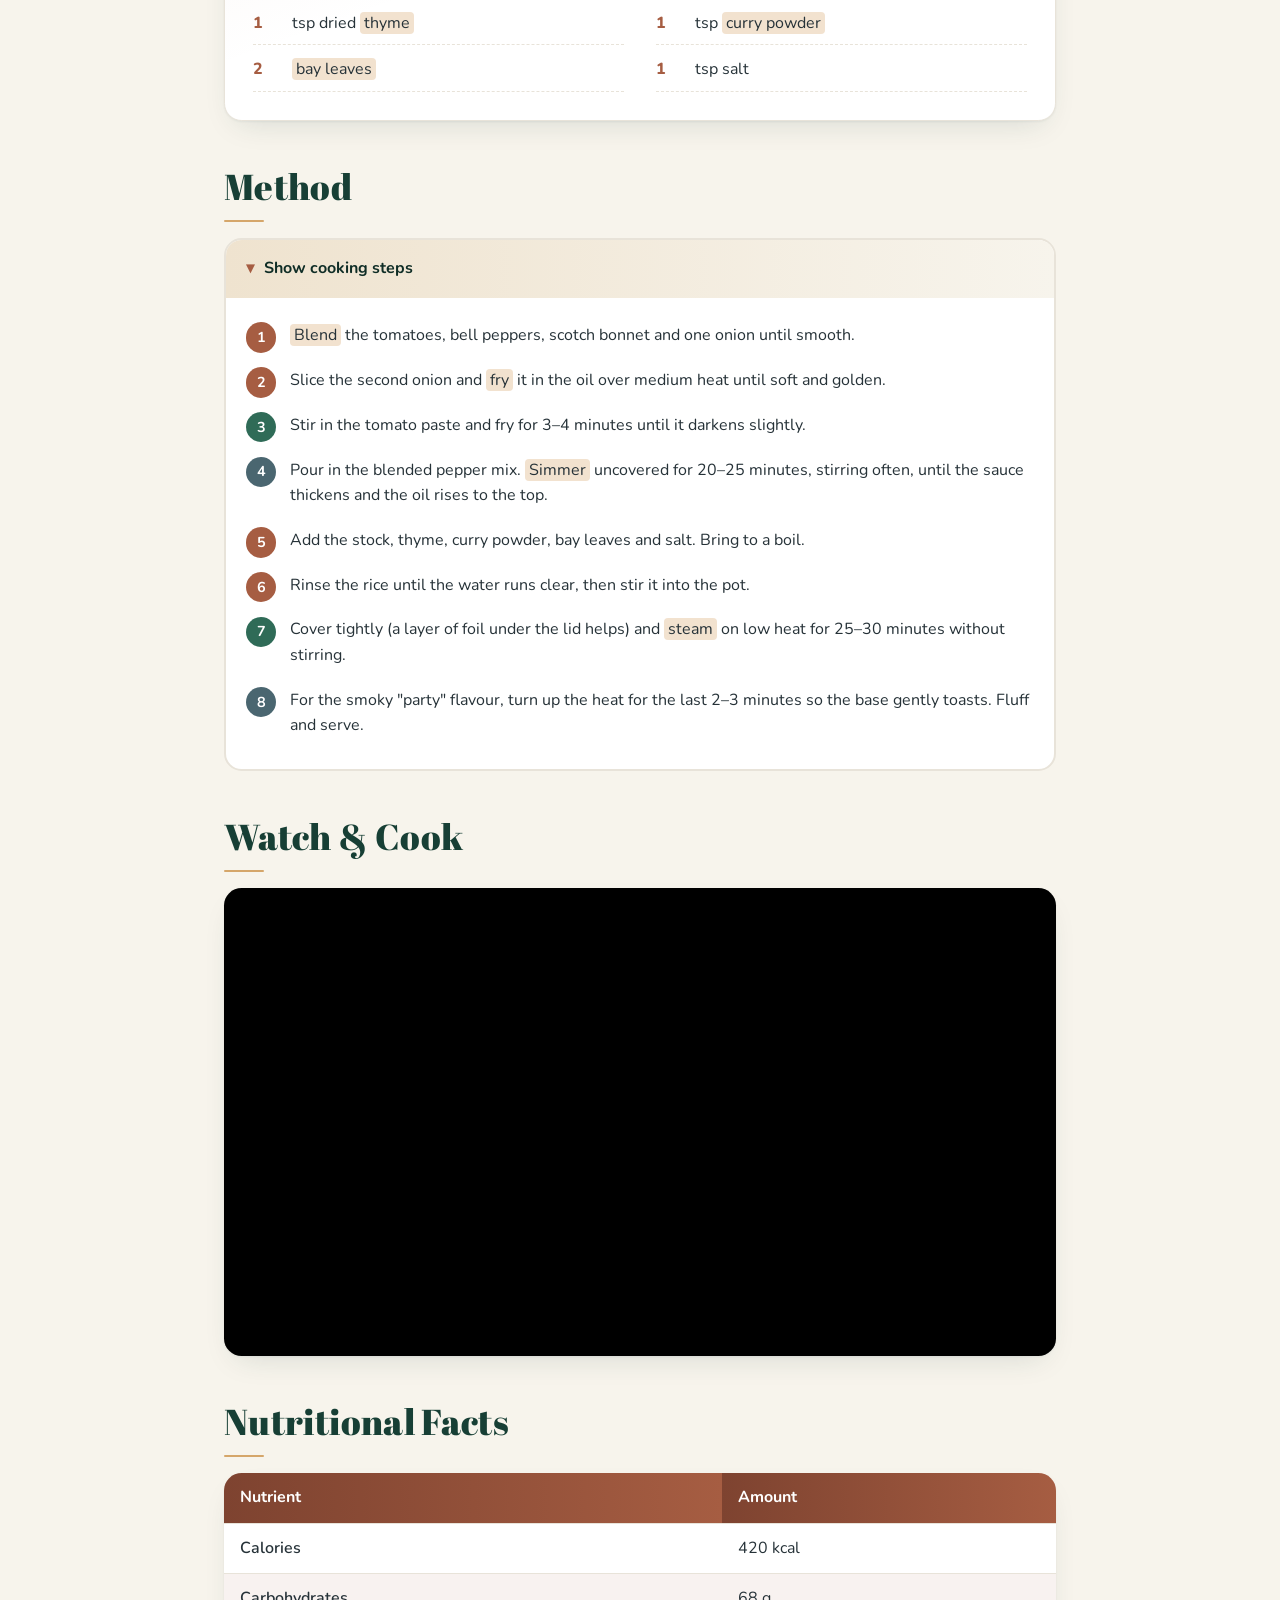
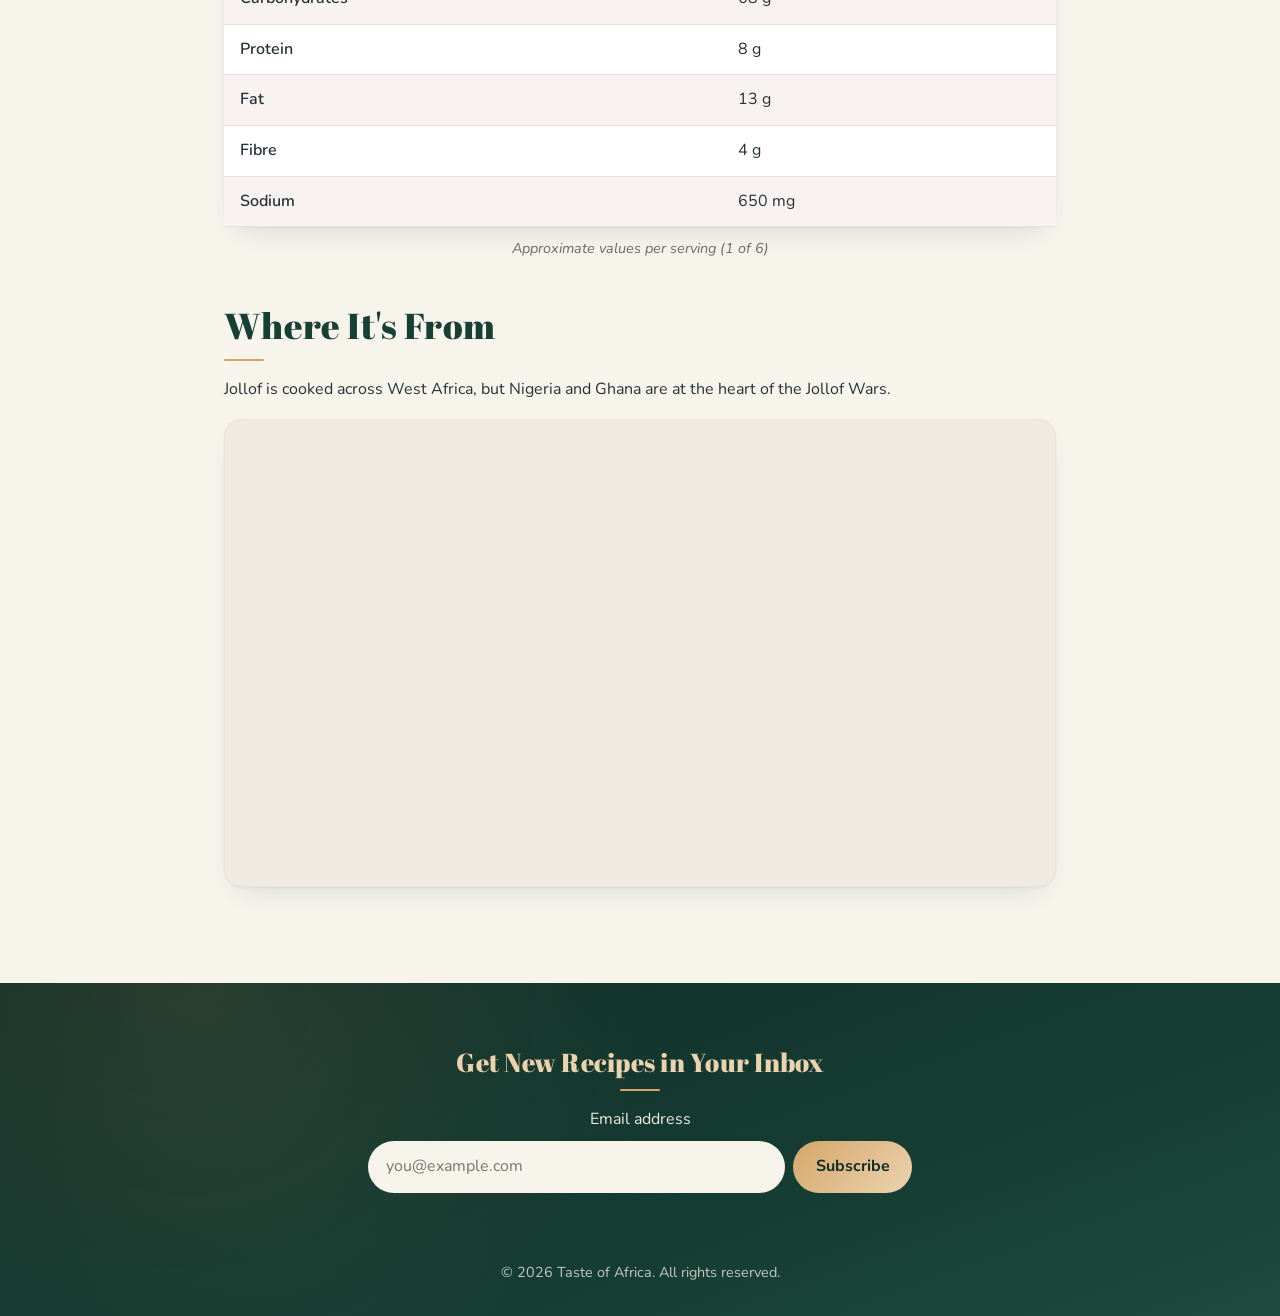
<file: recipes/jollof-rice.html>
<!DOCTYPE html>
<html lang="en">
<head>
  <meta charset="UTF-8">
  <meta name="viewport" content="width=device-width, initial-scale=1.0">
  <meta name="description" content="How to make Jollof Rice, the beloved West African one-pot rice dish.">
  <title>Jollof Rice | Taste of Africa</title>

  <!-- I use Abril Fatface for headings and Nunito for the rest -->
  <link rel="preconnect" href="https://fonts.googleapis.com">
  <link rel="preconnect" href="https://fonts.gstatic.com" crossorigin>
  <link href="https://fonts.googleapis.com/css2?family=Abril+Fatface&family=Nunito:wght@400;600;700&display=swap" rel="stylesheet">

  <link rel="stylesheet" href="../css/styles.css">
  <script src="../js/script.js" defer></script>
</head>
<body>
  <!-- The shared header and navigation -->
  <header class="site-header">
    <a href="../index.html" class="site-name">Taste of Africa</a>
    <nav aria-label="Main navigation">
      <ul class="nav-links">
        <li><a href="../index.html">Home</a></li>
        <li><a href="../recipes.html" aria-current="page">Recipes</a></li>
        <li><a href="../regions.html">Regions</a></li>
        <li><a href="../about.html">About</a></li>
        <li><a href="../contact.html">Contact</a></li>
      </ul>
    </nav>
    <button id="theme-toggle" class="theme-toggle" type="button" aria-label="Switch to dark mode">🌙</button>
  </header>

  <main class="recipe-page region-west">
    <!-- The story and photo behind this dish -->
    <article class="recipe">
      <header class="recipe-header">
        <p class="breadcrumb"><a href="../recipes.html">Recipes</a> / West Africa</p>
        <h1>Jollof Rice</h1>
        <button type="button" class="favorite-btn" data-id="jollof-rice">❤️ Favorite</button>
      </header>

      <figure class="recipe-image">
        <img src="../images/jollof-rice.jpg" alt="A dome of smoky Jollof rice served with caramelised fried plantain">
        <figcaption>Jollof rice is served at almost every West African party and celebration.
          <small class="photo-credit">Photo: Studio Saiz, <a href="https://www.pexels.com/photo/17952748/">Pexels</a></small></figcaption>
      </figure>

      <section class="recipe-culture" aria-labelledby="culture-title">
        <h2 id="culture-title">The Story Behind the Dish</h2>
        <p>
          Jollof rice traces its roots to the <strong>Wolof people</strong> of the Senegambia
          region, where a similar dish, <em>thieboudienne</em>, is still a national favourite. It
          spread across West Africa and every country made it its own. Today it is cooked from
          Senegal to Cameroon.
        </p>
        <p>
          The dish is famous for the friendly <strong>"Jollof Wars"</strong>, a long-running
          debate (mostly between Nigeria and Ghana) over who makes it best. Nigerian cooks often
          use long-grain parboiled rice, while Ghanaians tend to prefer fragrant
          <mark>basmati</mark>. Everyone agrees on one thing: the prized smoky
          <mark>"party" flavour</mark> comes from letting the bottom of the pot lightly
          <mark>toast</mark>.
        </p>
      </section>

      <aside class="recipe-facts" aria-label="Recipe quick facts">
        <ul>
          <li><strong>Origin:</strong> Senegambia, West Africa</li>
          <li><strong>Prep:</strong> 20 min</li>
          <li><strong>Cook:</strong> 50 min</li>
          <li><strong>Difficulty:</strong> Medium</li>
        </ul>
      </aside>

      <!-- What you'll need, with a serving-size scaler -->
      <section class="ingredients" aria-labelledby="ingredients-title">
        <h2 id="ingredients-title">Ingredients</h2>
        <div class="scaler">
          <label for="servings">Servings:</label>
          <input type="number" id="servings" min="1" max="50" value="6" data-base-servings="6">
        </div>
        <ul class="ingredient-list">
          <li><span class="qty" data-qty="3">3</span> cups long-grain parboiled rice</li>
          <li><span class="qty" data-qty="4">4</span> large <mark>tomatoes</mark></li>
          <li><span class="qty" data-qty="2">2</span> red bell peppers</li>
          <li><span class="qty" data-qty="1">1</span> <mark>scotch bonnet</mark> pepper (adjust to taste)</li>
          <li><span class="qty" data-qty="2">2</span> medium onions</li>
          <li><span class="qty" data-qty="3">3</span> tbsp tomato paste</li>
          <li><span class="qty" data-qty="0.5">0.5</span> cup vegetable oil</li>
          <li><span class="qty" data-qty="3">3</span> cups chicken stock</li>
          <li><span class="qty" data-qty="1">1</span> tsp dried <mark>thyme</mark></li>
          <li><span class="qty" data-qty="1">1</span> tsp <mark>curry powder</mark></li>
          <li><span class="qty" data-qty="2">2</span> <mark>bay leaves</mark></li>
          <li><span class="qty" data-qty="1">1</span> tsp salt</li>
        </ul>
      </section>

      <!-- Here's how to make it -->
      <section class="steps" aria-labelledby="steps-title">
        <h2 id="steps-title">Method</h2>
        <details open>
          <summary>Show cooking steps</summary>
          <ol>
            <li><mark>Blend</mark> the tomatoes, bell peppers, scotch bonnet and one onion until smooth.</li>
            <li>Slice the second onion and <mark>fry</mark> it in the oil over medium heat until soft and golden.</li>
            <li>Stir in the tomato paste and fry for 3–4 minutes until it darkens slightly.</li>
            <li>Pour in the blended pepper mix. <mark>Simmer</mark> uncovered for 20–25 minutes, stirring often, until the sauce thickens and the oil rises to the top.</li>
            <li>Add the stock, thyme, curry powder, bay leaves and salt. Bring to a boil.</li>
            <li>Rinse the rice until the water runs clear, then stir it into the pot.</li>
            <li>Cover tightly (a layer of foil under the lid helps) and <mark>steam</mark> on low heat for 25–30 minutes without stirring.</li>
            <li>For the smoky "party" flavour, turn up the heat for the last 2–3 minutes so the base gently toasts. Fluff and serve.</li>
          </ol>
        </details>
      </section>

      <!-- A video to follow along with -->
      <section class="recipe-video" aria-labelledby="video-title">
        <h2 id="video-title">Watch &amp; Cook</h2>
        <div class="video-wrapper">
          <iframe src="https://www.youtube.com/embed/aTsja75ACB4"
                  title="Video tutorial: how to make perfect Nigerian Jollof Rice (Cooking with Nkiru)"
                  loading="lazy"
                  allow="accelerometer; clipboard-write; encrypted-media; gyroscope; picture-in-picture"
                  allowfullscreen></iframe>
        </div>
      </section>

      <!-- A quick look at the nutrition -->
      <section class="nutrition" aria-labelledby="nutrition-title">
        <h2 id="nutrition-title">Nutritional Facts</h2>
        <table>
          <caption>Approximate values per serving (1 of 6)</caption>
          <thead>
            <tr><th scope="col">Nutrient</th><th scope="col">Amount</th></tr>
          </thead>
          <tbody>
            <tr><th scope="row">Calories</th><td>420 kcal</td></tr>
            <tr><th scope="row">Carbohydrates</th><td>68 g</td></tr>
            <tr><th scope="row">Protein</th><td>8 g</td></tr>
            <tr><th scope="row">Fat</th><td>13 g</td></tr>
            <tr><th scope="row">Fibre</th><td>4 g</td></tr>
            <tr><th scope="row">Sodium</th><td>650 mg</td></tr>
          </tbody>
        </table>
      </section>

      <!-- Where this dish comes from -->
      <section class="recipe-map" aria-labelledby="map-title">
        <h2 id="map-title">Where It's From</h2>
        <p>Jollof is cooked across West Africa, but Nigeria and Ghana are at the heart of the Jollof Wars.</p>
        <div class="map-wrapper">
          <iframe src="https://maps.google.com/maps?q=Nigeria&amp;z=5&amp;output=embed"
                  title="Map of Nigeria, West Africa"
                  loading="lazy"
                  referrerpolicy="no-referrer-when-downgrade"></iframe>
        </div>
      </section>
    </article>
  </main>

  <!-- Newsletter signup and a note at the bottom of the page -->
  <footer class="site-footer">
    <section class="newsletter" aria-labelledby="newsletter-title">
      <h2 id="newsletter-title">Get New Recipes in Your Inbox</h2>
      <form class="newsletter-form">
        <label for="newsletter-email">Email address</label>
        <div class="newsletter-row">
          <input type="email" id="newsletter-email" name="email" placeholder="you@example.com" required>
          <button type="submit">Subscribe</button>
        </div>
      </form>
      <p class="newsletter-message" aria-live="polite"></p>
    </section>
    <p class="copyright">&copy; 2026 Taste of Africa. All rights reserved.</p>
  </footer>
</body>
</html>
</file>
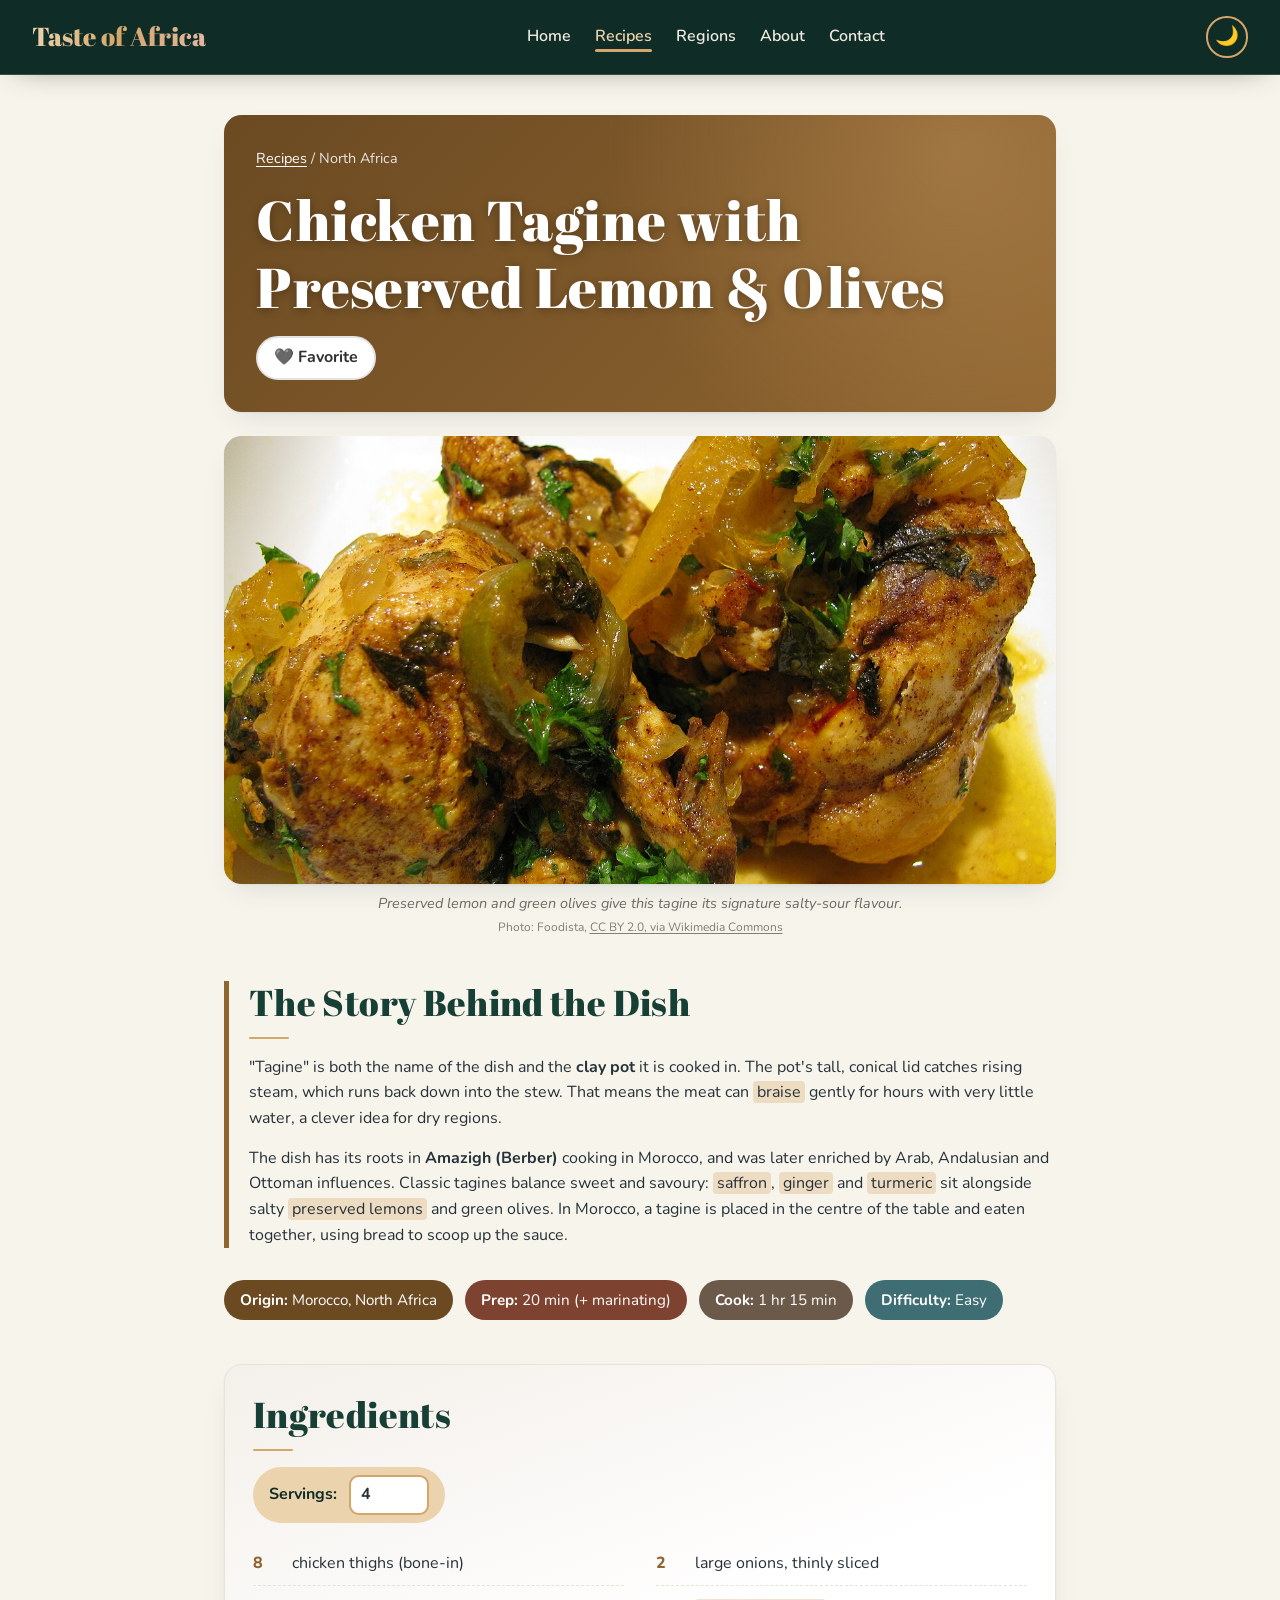
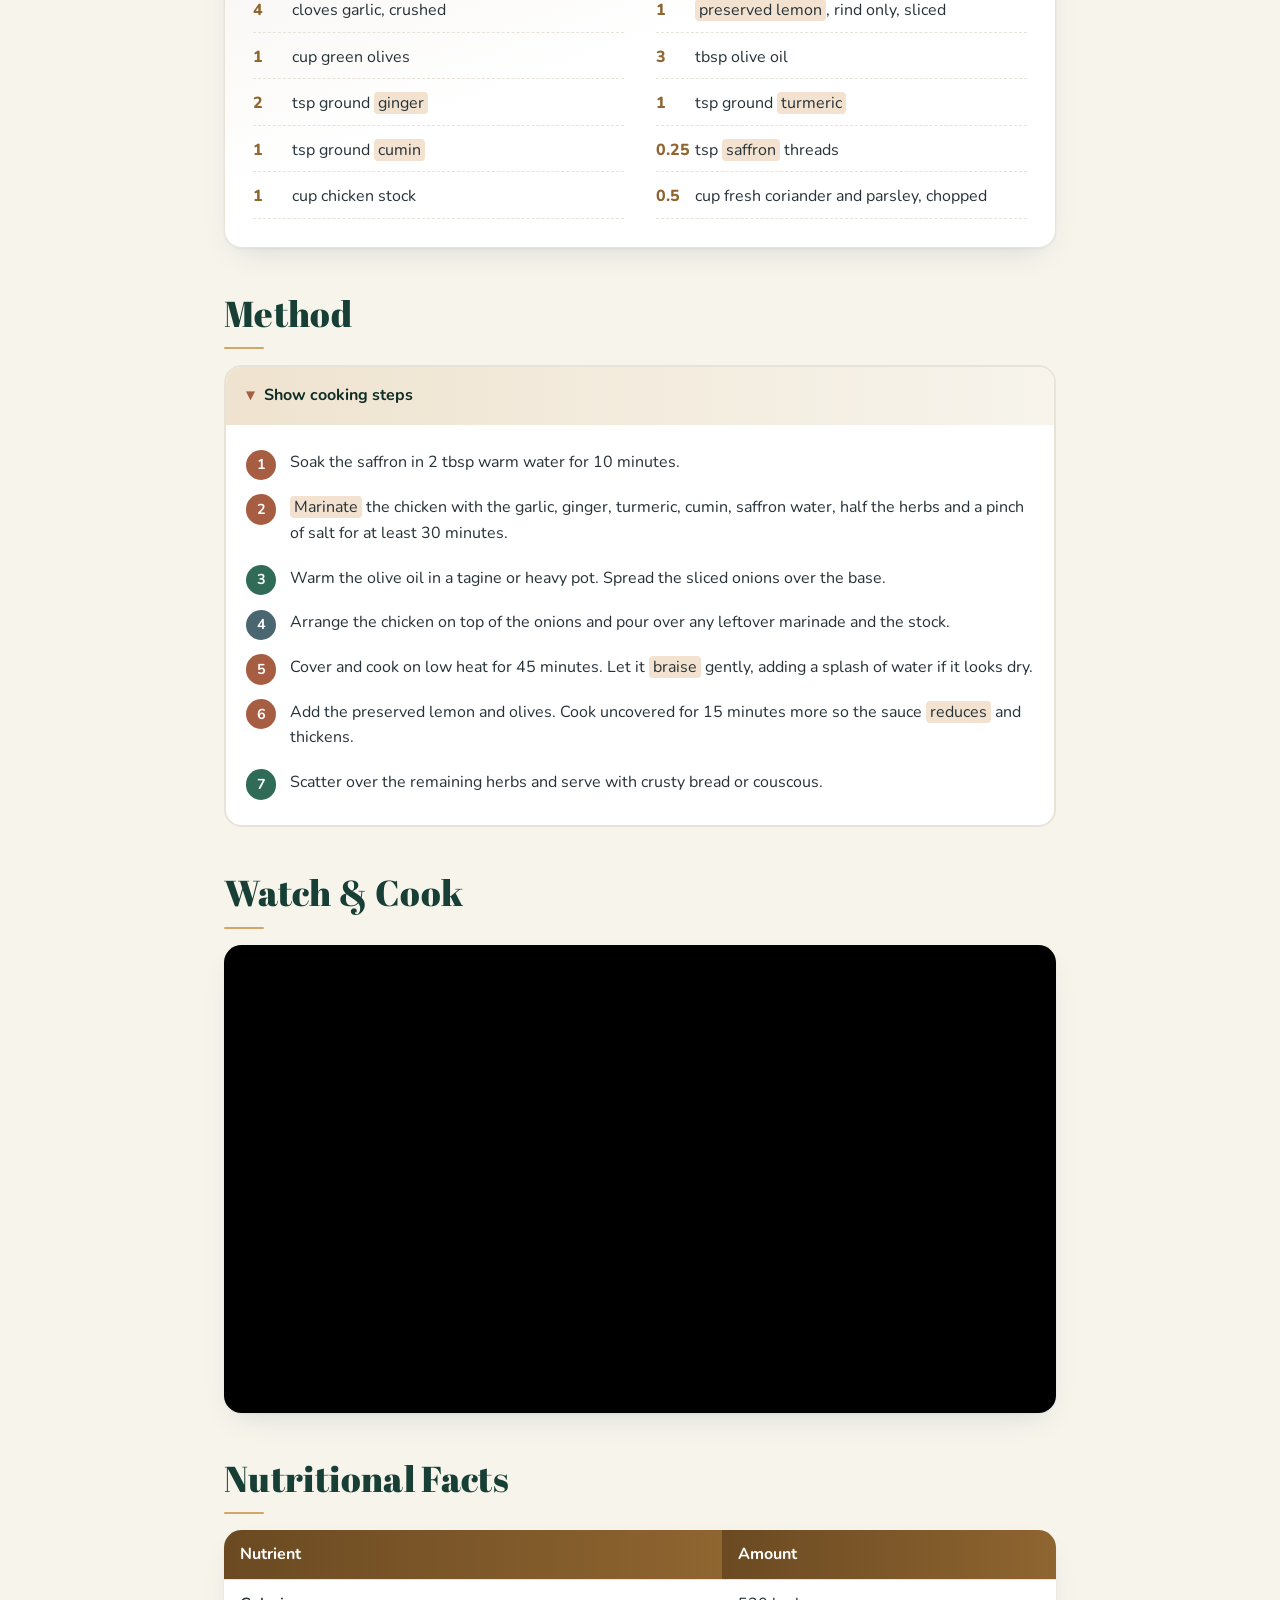
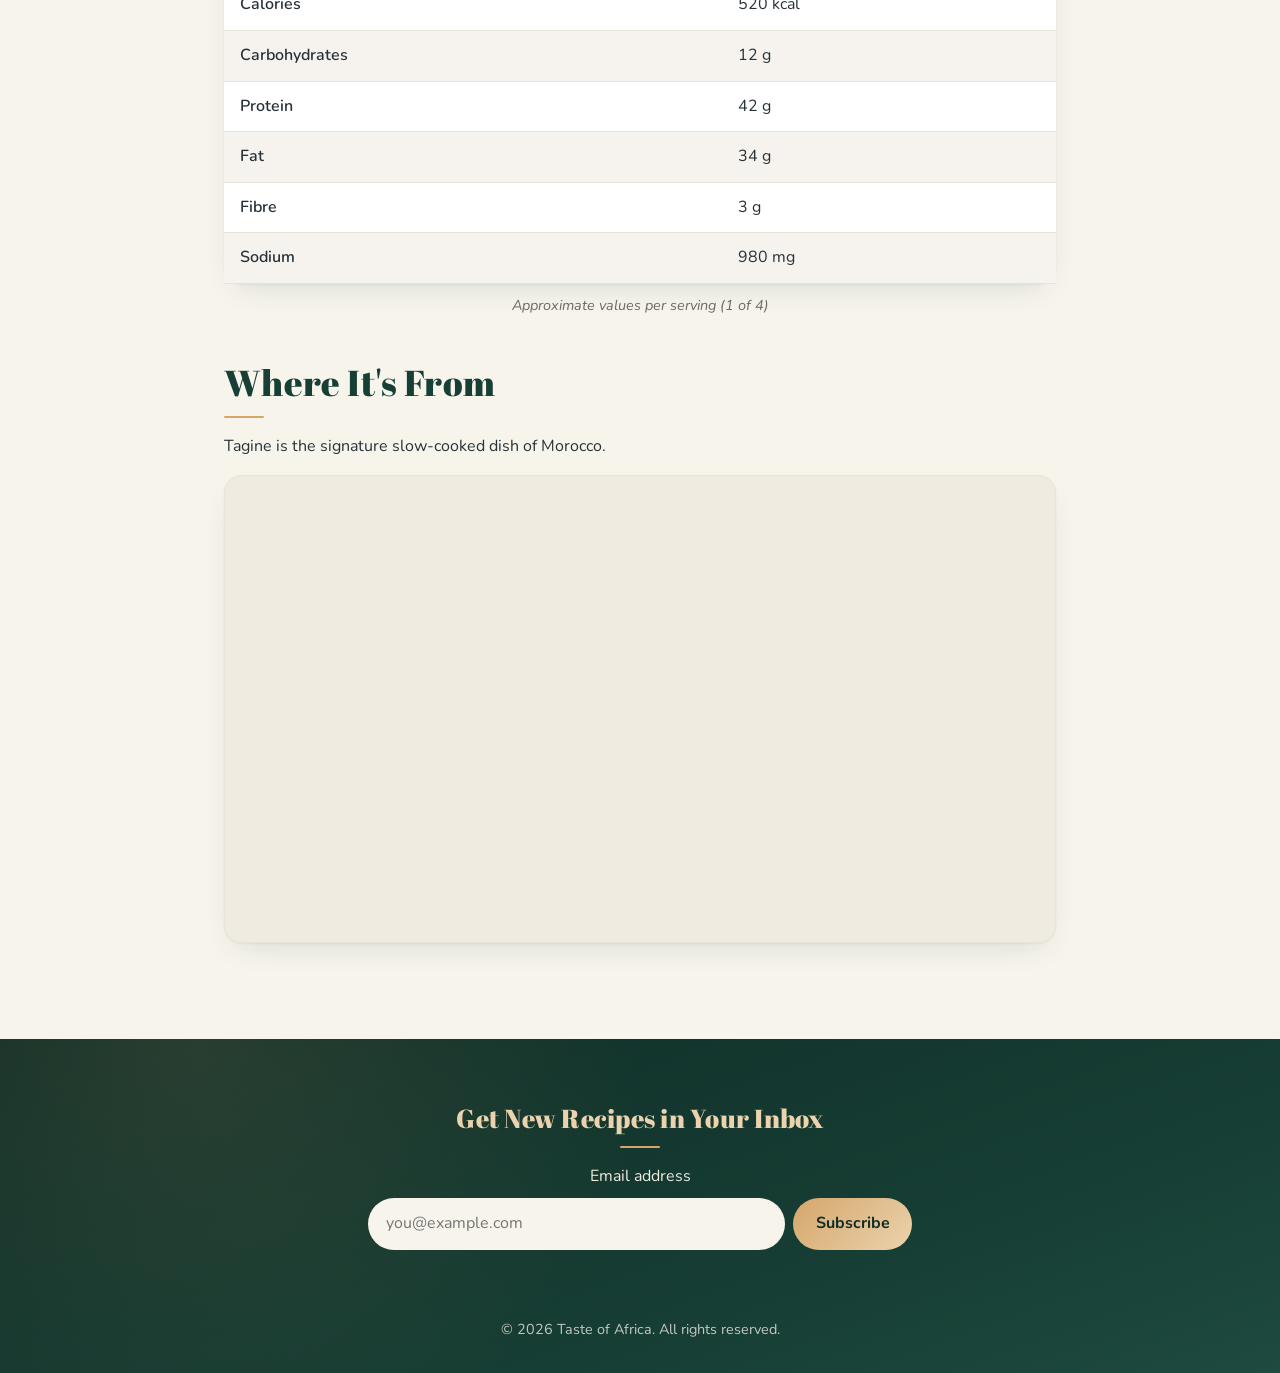
<file: recipes/tagine.html>
<!DOCTYPE html>
<html lang="en">
<head>
  <meta charset="UTF-8">
  <meta name="viewport" content="width=device-width, initial-scale=1.0">
  <meta name="description" content="How to make a traditional Moroccan chicken tagine with preserved lemon and olives.">
  <title>Tagine | Taste of Africa</title>

  <!-- I use Abril Fatface for headings and Nunito for the rest -->
  <link rel="preconnect" href="https://fonts.googleapis.com">
  <link rel="preconnect" href="https://fonts.gstatic.com" crossorigin>
  <link href="https://fonts.googleapis.com/css2?family=Abril+Fatface&family=Nunito:wght@400;600;700&display=swap" rel="stylesheet">

  <link rel="stylesheet" href="../css/styles.css">
  <script src="../js/script.js" defer></script>
</head>
<body>
  <!-- The shared header and navigation -->
  <header class="site-header">
    <a href="../index.html" class="site-name">Taste of Africa</a>
    <nav aria-label="Main navigation">
      <ul class="nav-links">
        <li><a href="../index.html">Home</a></li>
        <li><a href="../recipes.html" aria-current="page">Recipes</a></li>
        <li><a href="../regions.html">Regions</a></li>
        <li><a href="../about.html">About</a></li>
        <li><a href="../contact.html">Contact</a></li>
      </ul>
    </nav>
    <button id="theme-toggle" class="theme-toggle" type="button" aria-label="Switch to dark mode">🌙</button>
  </header>

  <main class="recipe-page region-north">
    <!-- The story and photo behind this dish -->
    <article class="recipe">
      <header class="recipe-header">
        <p class="breadcrumb"><a href="../recipes.html">Recipes</a> / North Africa</p>
        <h1>Chicken Tagine with Preserved Lemon &amp; Olives</h1>
        <button type="button" class="favorite-btn" data-id="tagine">❤️ Favorite</button>
      </header>

      <figure class="recipe-image">
        <img src="../images/tagine.jpg" alt="Chicken tagine topped with preserved lemon, green olives and fresh parsley">
        <figcaption>Preserved lemon and green olives give this tagine its signature salty-sour flavour.
          <small class="photo-credit">Photo: Foodista, <a href="https://commons.wikimedia.org/wiki/File:Moroccan_food-Chicken_tagine_with_preserved_lemons_and_olives-01.jpg">CC BY 2.0, via Wikimedia Commons</a></small></figcaption>
      </figure>

      <section class="recipe-culture" aria-labelledby="culture-title">
        <h2 id="culture-title">The Story Behind the Dish</h2>
        <p>
          "Tagine" is both the name of the dish and the <strong>clay pot</strong> it is cooked in.
          The pot's tall, conical lid catches rising steam, which runs back down into the stew.
          That means the meat can <mark>braise</mark> gently for hours with very little water,
          a clever idea for dry regions.
        </p>
        <p>
          The dish has its roots in <strong>Amazigh (Berber)</strong> cooking in Morocco, and
          was later enriched by Arab, Andalusian and Ottoman influences. Classic tagines balance
          sweet and savoury: <mark>saffron</mark>, <mark>ginger</mark> and
          <mark>turmeric</mark> sit alongside salty <mark>preserved lemons</mark> and green
          olives. In Morocco, a tagine is placed in the centre of the table and eaten together,
          using bread to scoop up the sauce.
        </p>
      </section>

      <aside class="recipe-facts" aria-label="Recipe quick facts">
        <ul>
          <li><strong>Origin:</strong> Morocco, North Africa</li>
          <li><strong>Prep:</strong> 20 min (+ marinating)</li>
          <li><strong>Cook:</strong> 1 hr 15 min</li>
          <li><strong>Difficulty:</strong> Easy</li>
        </ul>
      </aside>

      <!-- What you'll need, with a serving-size scaler -->
      <section class="ingredients" aria-labelledby="ingredients-title">
        <h2 id="ingredients-title">Ingredients</h2>
        <div class="scaler">
          <label for="servings">Servings:</label>
          <input type="number" id="servings" min="1" max="50" value="4" data-base-servings="4">
        </div>
        <ul class="ingredient-list">
          <li><span class="qty" data-qty="8">8</span> chicken thighs (bone-in)</li>
          <li><span class="qty" data-qty="2">2</span> large onions, thinly sliced</li>
          <li><span class="qty" data-qty="4">4</span> cloves garlic, crushed</li>
          <li><span class="qty" data-qty="1">1</span> <mark>preserved lemon</mark>, rind only, sliced</li>
          <li><span class="qty" data-qty="1">1</span> cup green olives</li>
          <li><span class="qty" data-qty="3">3</span> tbsp olive oil</li>
          <li><span class="qty" data-qty="2">2</span> tsp ground <mark>ginger</mark></li>
          <li><span class="qty" data-qty="1">1</span> tsp ground <mark>turmeric</mark></li>
          <li><span class="qty" data-qty="1">1</span> tsp ground <mark>cumin</mark></li>
          <li><span class="qty" data-qty="0.25">0.25</span> tsp <mark>saffron</mark> threads</li>
          <li><span class="qty" data-qty="1">1</span> cup chicken stock</li>
          <li><span class="qty" data-qty="0.5">0.5</span> cup fresh coriander and parsley, chopped</li>
        </ul>
      </section>

      <!-- Here's how to make it -->
      <section class="steps" aria-labelledby="steps-title">
        <h2 id="steps-title">Method</h2>
        <details open>
          <summary>Show cooking steps</summary>
          <ol>
            <li>Soak the saffron in 2 tbsp warm water for 10 minutes.</li>
            <li><mark>Marinate</mark> the chicken with the garlic, ginger, turmeric, cumin, saffron water, half the herbs and a pinch of salt for at least 30 minutes.</li>
            <li>Warm the olive oil in a tagine or heavy pot. Spread the sliced onions over the base.</li>
            <li>Arrange the chicken on top of the onions and pour over any leftover marinade and the stock.</li>
            <li>Cover and cook on low heat for 45 minutes. Let it <mark>braise</mark> gently, adding a splash of water if it looks dry.</li>
            <li>Add the preserved lemon and olives. Cook uncovered for 15 minutes more so the sauce <mark>reduces</mark> and thickens.</li>
            <li>Scatter over the remaining herbs and serve with crusty bread or couscous.</li>
          </ol>
        </details>
      </section>

      <!-- A video to follow along with -->
      <section class="recipe-video" aria-labelledby="video-title">
        <h2 id="video-title">Watch &amp; Cook</h2>
        <div class="video-wrapper">
          <iframe src="https://www.youtube.com/embed/TpsUQ7SbTXs"
                  title="Video tutorial: Moroccan chicken tagine with preserved lemon and olives (CookingWithAlia)"
                  loading="lazy"
                  allow="accelerometer; clipboard-write; encrypted-media; gyroscope; picture-in-picture"
                  allowfullscreen></iframe>
        </div>
      </section>

      <!-- A quick look at the nutrition -->
      <section class="nutrition" aria-labelledby="nutrition-title">
        <h2 id="nutrition-title">Nutritional Facts</h2>
        <table>
          <caption>Approximate values per serving (1 of 4)</caption>
          <thead>
            <tr><th scope="col">Nutrient</th><th scope="col">Amount</th></tr>
          </thead>
          <tbody>
            <tr><th scope="row">Calories</th><td>520 kcal</td></tr>
            <tr><th scope="row">Carbohydrates</th><td>12 g</td></tr>
            <tr><th scope="row">Protein</th><td>42 g</td></tr>
            <tr><th scope="row">Fat</th><td>34 g</td></tr>
            <tr><th scope="row">Fibre</th><td>3 g</td></tr>
            <tr><th scope="row">Sodium</th><td>980 mg</td></tr>
          </tbody>
        </table>
      </section>

      <!-- Where this dish comes from -->
      <section class="recipe-map" aria-labelledby="map-title">
        <h2 id="map-title">Where It's From</h2>
        <p>Tagine is the signature slow-cooked dish of Morocco.</p>
        <div class="map-wrapper">
          <iframe src="https://maps.google.com/maps?q=Morocco&amp;z=5&amp;output=embed"
                  title="Map of Morocco, North Africa"
                  loading="lazy"
                  referrerpolicy="no-referrer-when-downgrade"></iframe>
        </div>
      </section>
    </article>
  </main>

  <!-- Newsletter signup and a note at the bottom of the page -->
  <footer class="site-footer">
    <section class="newsletter" aria-labelledby="newsletter-title">
      <h2 id="newsletter-title">Get New Recipes in Your Inbox</h2>
      <form class="newsletter-form">
        <label for="newsletter-email">Email address</label>
        <div class="newsletter-row">
          <input type="email" id="newsletter-email" name="email" placeholder="you@example.com" required>
          <button type="submit">Subscribe</button>
        </div>
      </form>
      <p class="newsletter-message" aria-live="polite"></p>
    </section>
    <p class="copyright">&copy; 2026 Taste of Africa. All rights reserved.</p>
  </footer>
</body>
</html>
</file>
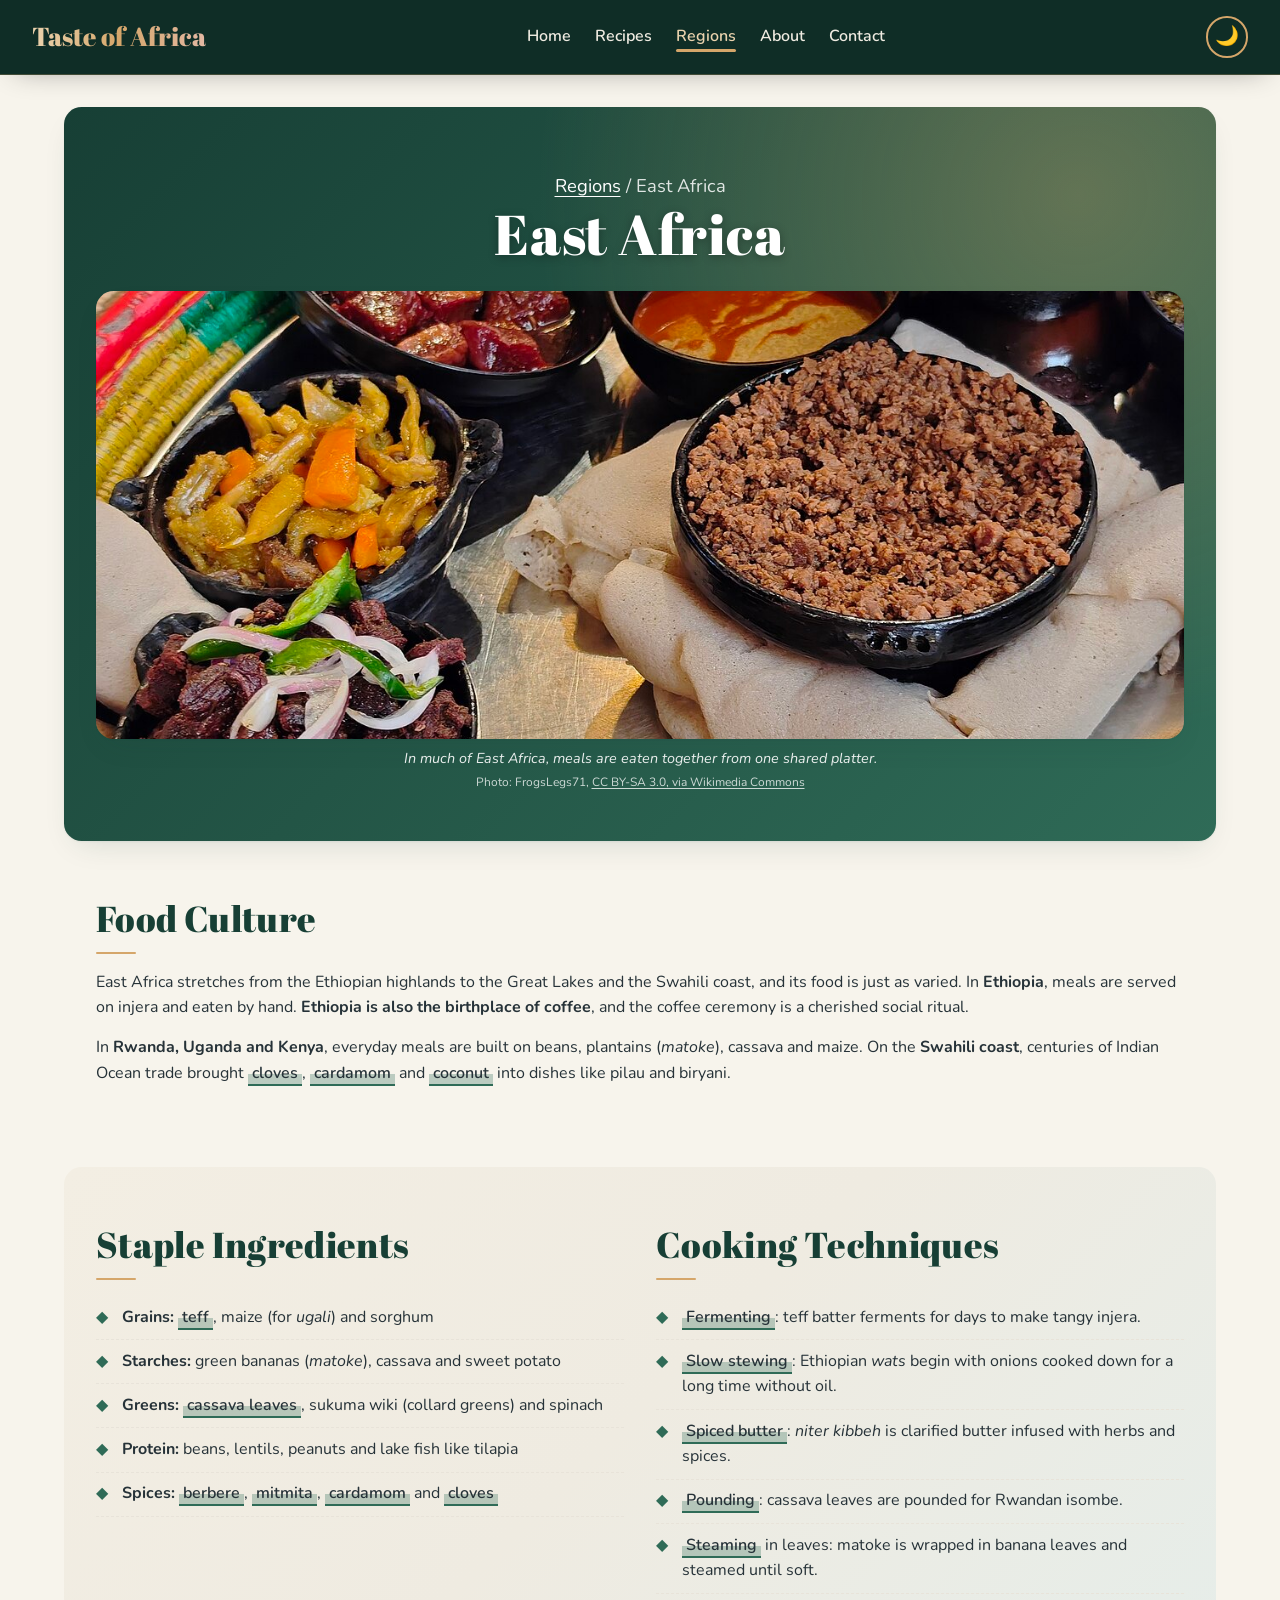
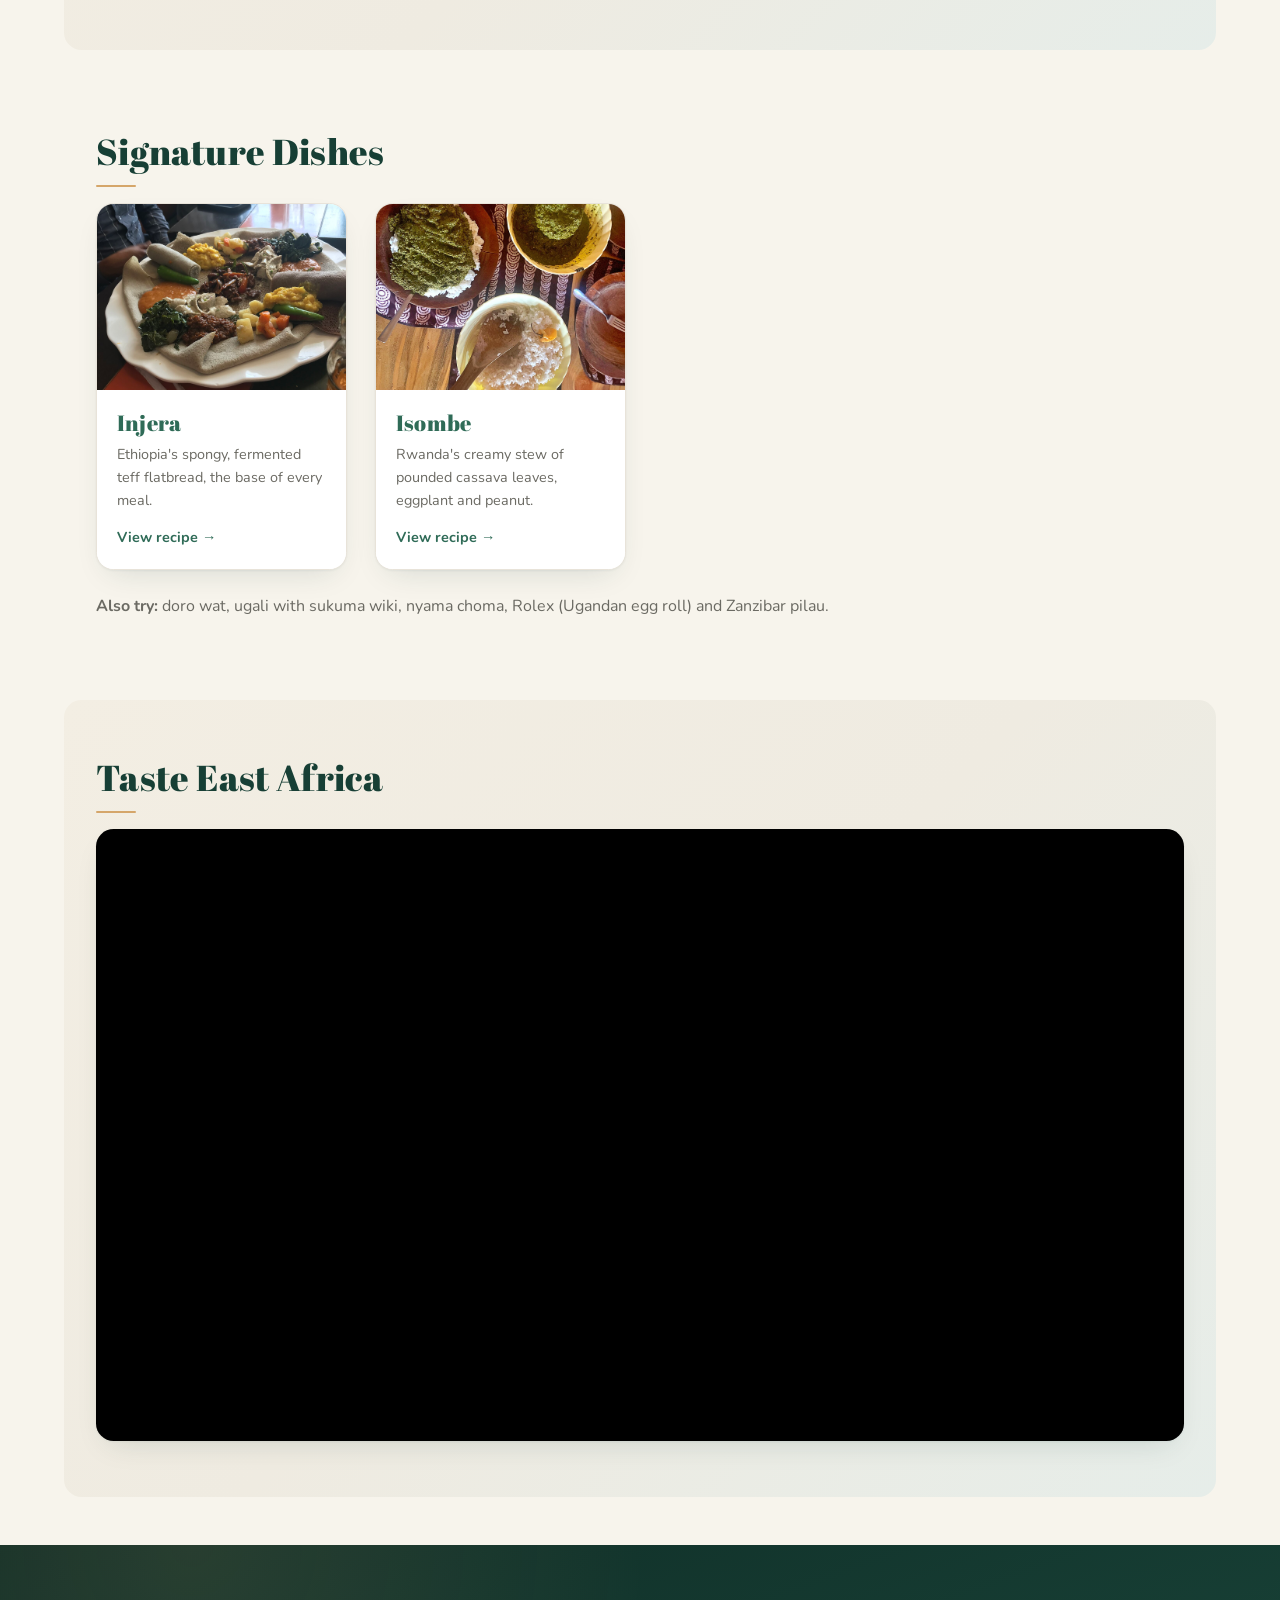
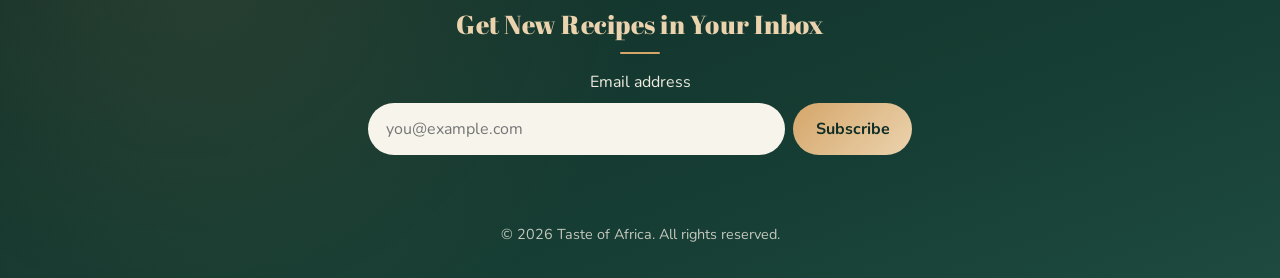
<file: regions/east-africa.html>
<!DOCTYPE html>
<html lang="en">
<head>
  <meta charset="UTF-8">
  <meta name="viewport" content="width=device-width, initial-scale=1.0">
  <meta name="description" content="Discover the flavours, staples and cooking techniques of East African cuisine.">
  <title>East Africa | Taste of Africa</title>

  <!-- I use Abril Fatface for headings and Nunito for the rest -->
  <link rel="preconnect" href="https://fonts.googleapis.com">
  <link rel="preconnect" href="https://fonts.gstatic.com" crossorigin>
  <link href="https://fonts.googleapis.com/css2?family=Abril+Fatface&family=Nunito:wght@400;600;700&display=swap" rel="stylesheet">

  <link rel="stylesheet" href="../css/styles.css">
  <script src="../js/script.js" defer></script>
</head>
<body>
  <!-- The shared header and navigation -->
  <header class="site-header">
    <a href="../index.html" class="site-name">Taste of Africa</a>
    <nav aria-label="Main navigation">
      <ul class="nav-links">
        <li><a href="../index.html">Home</a></li>
        <li><a href="../recipes.html">Recipes</a></li>
        <li><a href="../regions.html" aria-current="page">Regions</a></li>
        <li><a href="../about.html">About</a></li>
        <li><a href="../contact.html">Contact</a></li>
      </ul>
    </nav>
    <button id="theme-toggle" class="theme-toggle" type="button" aria-label="Switch to dark mode">🌙</button>
  </header>

  <main class="region-page region-east">
    <!-- A quick intro to this region -->
    <section class="page-intro">
      <p class="breadcrumb"><a href="../regions.html">Regions</a> / East Africa</p>
      <h1>East Africa</h1>
      <figure class="region-banner">
        <img src="../images/east-africa.jpg" alt="A traditional Ethiopian platter of injera, tibs and stews on a colourful woven basket">
        <figcaption>In much of East Africa, meals are eaten together from one shared platter.
          <small class="photo-credit">Photo: FrogsLegs71, <a href="https://commons.wikimedia.org/wiki/File:Injera_and_traditional_platter_in_Ethopia.jpg">CC BY-SA 3.0, via Wikimedia Commons</a></small></figcaption>
      </figure>
    </section>

    <!-- A little about the food culture -->
    <section class="section" aria-labelledby="culture-title">
      <h2 id="culture-title">Food Culture</h2>
      <p>
        East Africa stretches from the Ethiopian highlands to the Great Lakes and the Swahili
        coast, and its food is just as varied. In <strong>Ethiopia</strong>, meals are served on
        injera and eaten by hand. <strong>Ethiopia is also the birthplace of coffee</strong>, and
        the coffee ceremony is a cherished social ritual.
      </p>
      <p>
        In <strong>Rwanda, Uganda and Kenya</strong>, everyday meals are built on beans, plantains
        (<em>matoke</em>), cassava and maize. On the <strong>Swahili coast</strong>, centuries of
        Indian Ocean trade brought <mark>cloves</mark>, <mark>cardamom</mark> and
        <mark>coconut</mark> into dishes like pilau and biryani.
      </p>
    </section>

    <!-- Ingredients and techniques you'll find here -->
    <section class="section section-alt two-col" aria-label="Staples and cooking techniques">
      <article>
        <h2>Staple Ingredients</h2>
        <ul class="feature-list">
          <li><strong>Grains:</strong> <mark>teff</mark>, maize (for <em>ugali</em>) and sorghum</li>
          <li><strong>Starches:</strong> green bananas (<em>matoke</em>), cassava and sweet potato</li>
          <li><strong>Greens:</strong> <mark>cassava leaves</mark>, sukuma wiki (collard greens) and spinach</li>
          <li><strong>Protein:</strong> beans, lentils, peanuts and lake fish like tilapia</li>
          <li><strong>Spices:</strong> <mark>berbere</mark>, <mark>mitmita</mark>, <mark>cardamom</mark> and <mark>cloves</mark></li>
        </ul>
      </article>
      <article>
        <h2>Cooking Techniques</h2>
        <ul class="feature-list">
          <li><mark>Fermenting</mark>: teff batter ferments for days to make tangy injera.</li>
          <li><mark>Slow stewing</mark>: Ethiopian <em>wats</em> begin with onions cooked down for a long time without oil.</li>
          <li><mark>Spiced butter</mark>: <em>niter kibbeh</em> is clarified butter infused with herbs and spices.</li>
          <li><mark>Pounding</mark>: cassava leaves are pounded for Rwandan isombe.</li>
          <li><mark>Steaming</mark> in leaves: matoke is wrapped in banana leaves and steamed until soft.</li>
        </ul>
      </article>
    </section>

    <!-- Some dishes worth getting to know -->
    <section class="section" aria-labelledby="dishes-title">
      <h2 id="dishes-title">Signature Dishes</h2>
      <div class="card-grid">
        <figure class="card">
          <img src="../images/injera.jpg" alt="Injera topped with colourful Ethiopian fasting dishes: lentils, greens, split peas and salad" loading="lazy">
          <figcaption>
            <h3>Injera</h3>
            <p>Ethiopia's spongy, fermented teff flatbread, the base of every meal.</p>
            <a href="../recipes/injera.html" class="card-link">View recipe →</a>
          </figcaption>
        </figure>

        <figure class="card">
          <img src="../images/isombe.jpg" alt="Bowls of dark green Isombe, Rwandan cassava leaf stew, served with white rice" loading="lazy">
          <figcaption>
            <h3>Isombe</h3>
            <p>Rwanda's creamy stew of pounded cassava leaves, eggplant and peanut.</p>
            <a href="../recipes/isombe.html" class="card-link">View recipe →</a>
          </figcaption>
        </figure>
      </div>
      <p class="also-try">
        <strong>Also try:</strong> doro wat, ugali with sukuma wiki, nyama choma, Rolex
        (Ugandan egg roll) and Zanzibar pilau.
      </p>
    </section>

    <!-- A video from the region -->
    <section class="section section-alt" aria-labelledby="video-title">
      <h2 id="video-title">Taste East Africa</h2>
      <div class="video-wrapper">
        <iframe src="https://www.youtube.com/embed/PtxequT15yg"
                title="Video: Ethiopian food and market tour in Addis Ababa (Faith Afahaene)"
                loading="lazy"
                allow="accelerometer; clipboard-write; encrypted-media; gyroscope; picture-in-picture"
                allowfullscreen></iframe>
      </div>
    </section>
  </main>

  <!-- Newsletter signup and a note at the bottom of the page -->
  <footer class="site-footer">
    <section class="newsletter" aria-labelledby="newsletter-title">
      <h2 id="newsletter-title">Get New Recipes in Your Inbox</h2>
      <form class="newsletter-form">
        <label for="newsletter-email">Email address</label>
        <div class="newsletter-row">
          <input type="email" id="newsletter-email" name="email" placeholder="you@example.com" required>
          <button type="submit">Subscribe</button>
        </div>
      </form>
      <p class="newsletter-message" aria-live="polite"></p>
    </section>
    <p class="copyright">&copy; 2026 Taste of Africa. All rights reserved.</p>
  </footer>
</body>
</html>
</file>
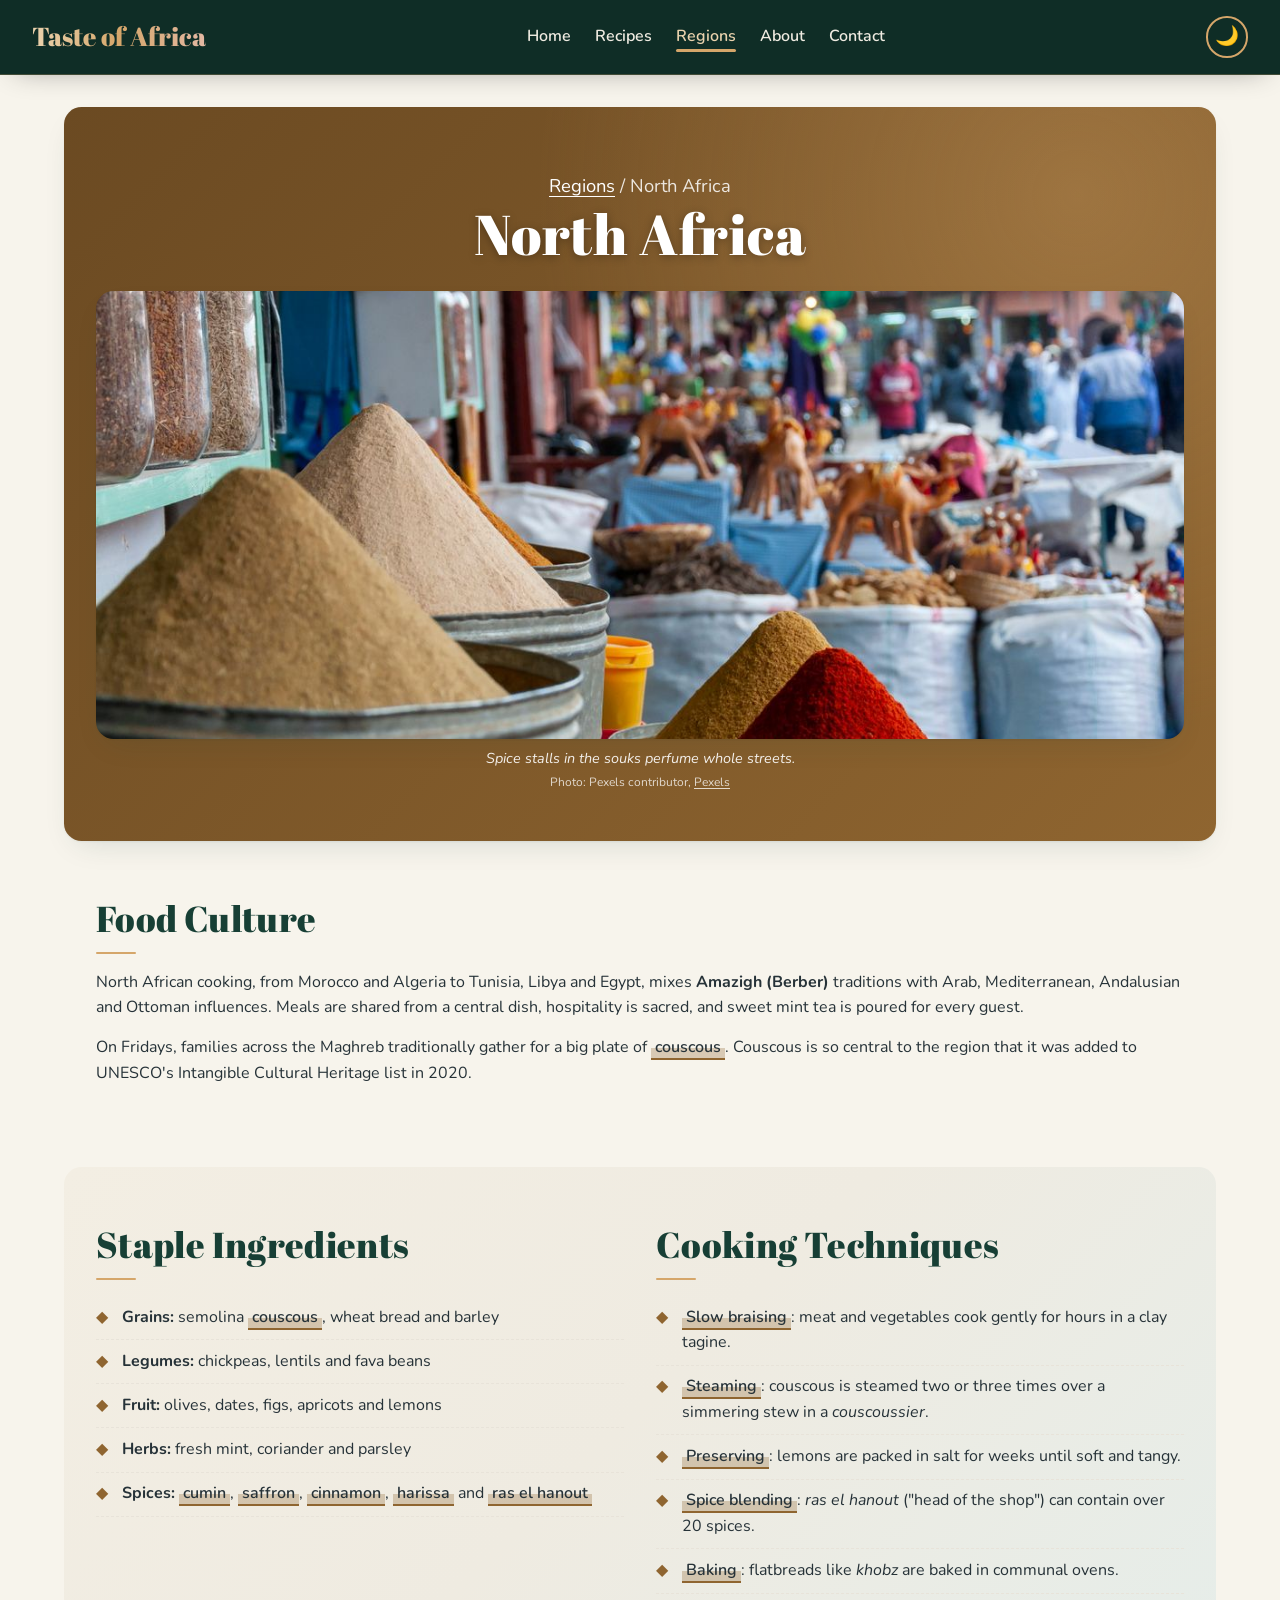
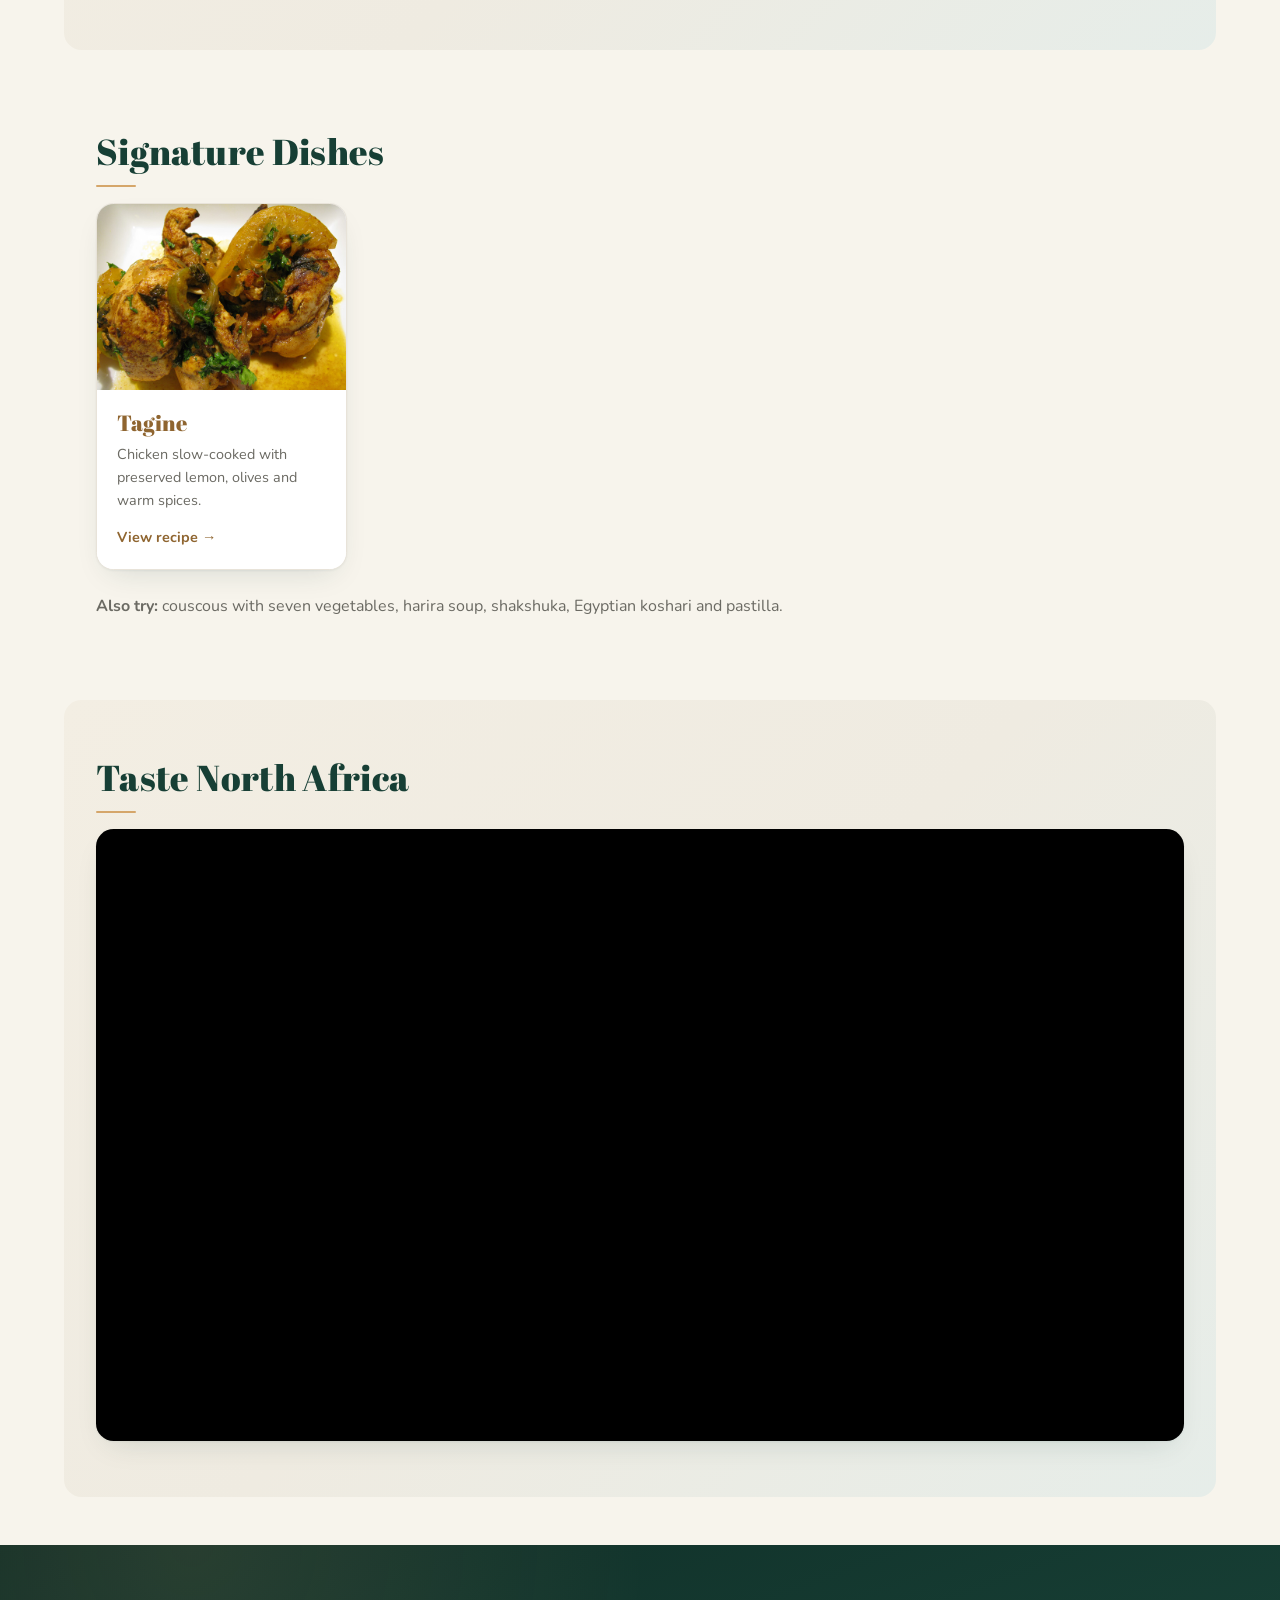
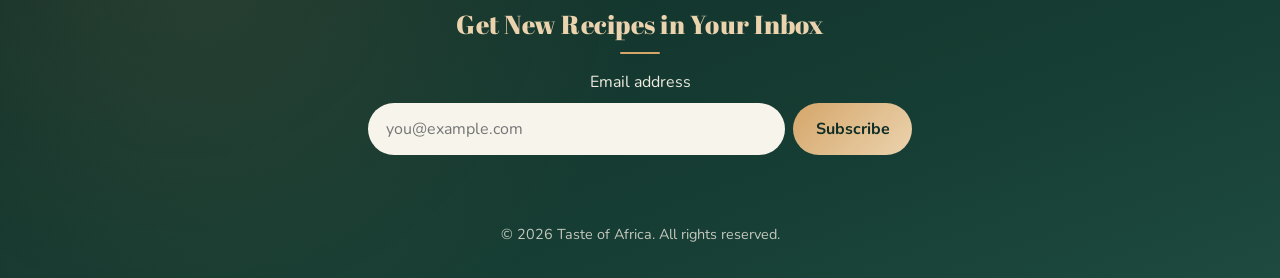
<file: regions/north-africa.html>
<!DOCTYPE html>
<html lang="en">
<head>
  <meta charset="UTF-8">
  <meta name="viewport" content="width=device-width, initial-scale=1.0">
  <meta name="description" content="Discover the flavours, staples and cooking techniques of North African cuisine.">
  <title>North Africa | Taste of Africa</title>

  <!-- I use Abril Fatface for headings and Nunito for the rest -->
  <link rel="preconnect" href="https://fonts.googleapis.com">
  <link rel="preconnect" href="https://fonts.gstatic.com" crossorigin>
  <link href="https://fonts.googleapis.com/css2?family=Abril+Fatface&family=Nunito:wght@400;600;700&display=swap" rel="stylesheet">

  <link rel="stylesheet" href="../css/styles.css">
  <script src="../js/script.js" defer></script>
</head>
<body>
  <!-- The shared header and navigation -->
  <header class="site-header">
    <a href="../index.html" class="site-name">Taste of Africa</a>
    <nav aria-label="Main navigation">
      <ul class="nav-links">
        <li><a href="../index.html">Home</a></li>
        <li><a href="../recipes.html">Recipes</a></li>
        <li><a href="../regions.html" aria-current="page">Regions</a></li>
        <li><a href="../about.html">About</a></li>
        <li><a href="../contact.html">Contact</a></li>
      </ul>
    </nav>
    <button id="theme-toggle" class="theme-toggle" type="button" aria-label="Switch to dark mode">🌙</button>
  </header>

  <main class="region-page region-north">
    <!-- A quick intro to this region -->
    <section class="page-intro">
      <p class="breadcrumb"><a href="../regions.html">Regions</a> / North Africa</p>
      <h1>North Africa</h1>
      <figure class="region-banner">
        <img src="../images/north-africa.jpg" alt="Pyramids of red, orange and golden spices at a souk in Marrakech, Morocco">
        <figcaption>Spice stalls in the souks perfume whole streets.
          <small class="photo-credit">Photo: Pexels contributor, <a href="https://www.pexels.com/photo/6441186/">Pexels</a></small></figcaption>
      </figure>
    </section>

    <!-- A little about the food culture -->
    <section class="section" aria-labelledby="culture-title">
      <h2 id="culture-title">Food Culture</h2>
      <p>
        North African cooking, from Morocco and Algeria to Tunisia, Libya and Egypt, mixes
        <strong>Amazigh (Berber)</strong> traditions with Arab, Mediterranean, Andalusian and
        Ottoman influences. Meals are shared from a central dish, hospitality is sacred, and
        sweet mint tea is poured for every guest.
      </p>
      <p>
        On Fridays, families across the Maghreb traditionally gather for a big plate of
        <mark>couscous</mark>. Couscous is so central to the region that it was added to
        UNESCO's Intangible Cultural Heritage list in 2020.
      </p>
    </section>

    <!-- Ingredients and techniques you'll find here -->
    <section class="section section-alt two-col" aria-label="Staples and cooking techniques">
      <article>
        <h2>Staple Ingredients</h2>
        <ul class="feature-list">
          <li><strong>Grains:</strong> semolina <mark>couscous</mark>, wheat bread and barley</li>
          <li><strong>Legumes:</strong> chickpeas, lentils and fava beans</li>
          <li><strong>Fruit:</strong> olives, dates, figs, apricots and lemons</li>
          <li><strong>Herbs:</strong> fresh mint, coriander and parsley</li>
          <li><strong>Spices:</strong> <mark>cumin</mark>, <mark>saffron</mark>, <mark>cinnamon</mark>, <mark>harissa</mark> and <mark>ras el hanout</mark></li>
        </ul>
      </article>
      <article>
        <h2>Cooking Techniques</h2>
        <ul class="feature-list">
          <li><mark>Slow braising</mark>: meat and vegetables cook gently for hours in a clay tagine.</li>
          <li><mark>Steaming</mark>: couscous is steamed two or three times over a simmering stew in a <em>couscoussier</em>.</li>
          <li><mark>Preserving</mark>: lemons are packed in salt for weeks until soft and tangy.</li>
          <li><mark>Spice blending</mark>: <em>ras el hanout</em> ("head of the shop") can contain over 20 spices.</li>
          <li><mark>Baking</mark>: flatbreads like <em>khobz</em> are baked in communal ovens.</li>
        </ul>
      </article>
    </section>

    <!-- Some dishes worth getting to know -->
    <section class="section" aria-labelledby="dishes-title">
      <h2 id="dishes-title">Signature Dishes</h2>
      <div class="card-grid">
        <figure class="card">
          <img src="../images/tagine.jpg" alt="Chicken tagine topped with preserved lemon, green olives and fresh parsley" loading="lazy">
          <figcaption>
            <h3>Tagine</h3>
            <p>Chicken slow-cooked with preserved lemon, olives and warm spices.</p>
            <a href="../recipes/tagine.html" class="card-link">View recipe →</a>
          </figcaption>
        </figure>
      </div>
      <p class="also-try">
        <strong>Also try:</strong> couscous with seven vegetables, harira soup, shakshuka,
        Egyptian koshari and pastilla.
      </p>
    </section>

    <!-- A video from the region -->
    <section class="section section-alt" aria-labelledby="video-title">
      <h2 id="video-title">Taste North Africa</h2>
      <div class="video-wrapper">
        <iframe src="https://www.youtube.com/embed/CmOXKHccACA"
                title="Video: Moroccan food tour in Marrakesh (Chad and Claire)"
                loading="lazy"
                allow="accelerometer; clipboard-write; encrypted-media; gyroscope; picture-in-picture"
                allowfullscreen></iframe>
      </div>
    </section>
  </main>

  <!-- Newsletter signup and a note at the bottom of the page -->
  <footer class="site-footer">
    <section class="newsletter" aria-labelledby="newsletter-title">
      <h2 id="newsletter-title">Get New Recipes in Your Inbox</h2>
      <form class="newsletter-form">
        <label for="newsletter-email">Email address</label>
        <div class="newsletter-row">
          <input type="email" id="newsletter-email" name="email" placeholder="you@example.com" required>
          <button type="submit">Subscribe</button>
        </div>
      </form>
      <p class="newsletter-message" aria-live="polite"></p>
    </section>
    <p class="copyright">&copy; 2026 Taste of Africa. All rights reserved.</p>
  </footer>
</body>
</html>
</file>
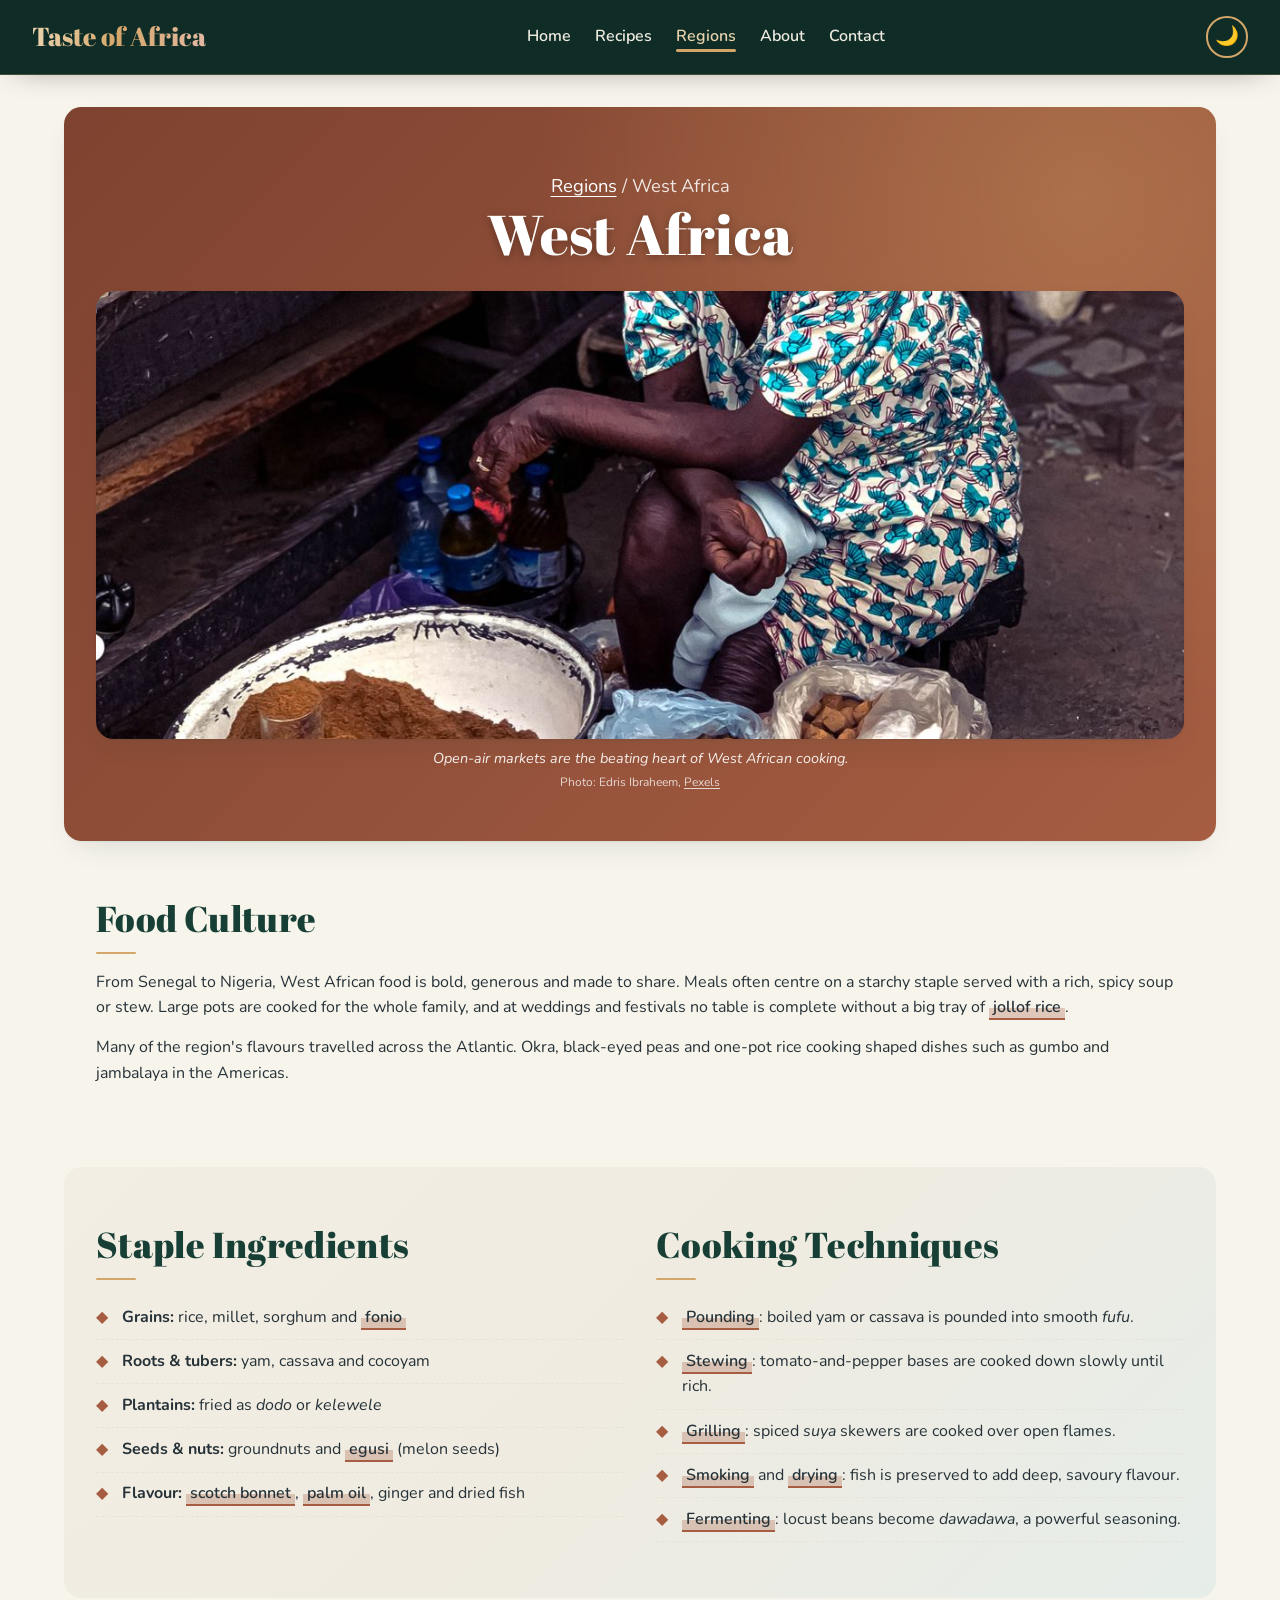
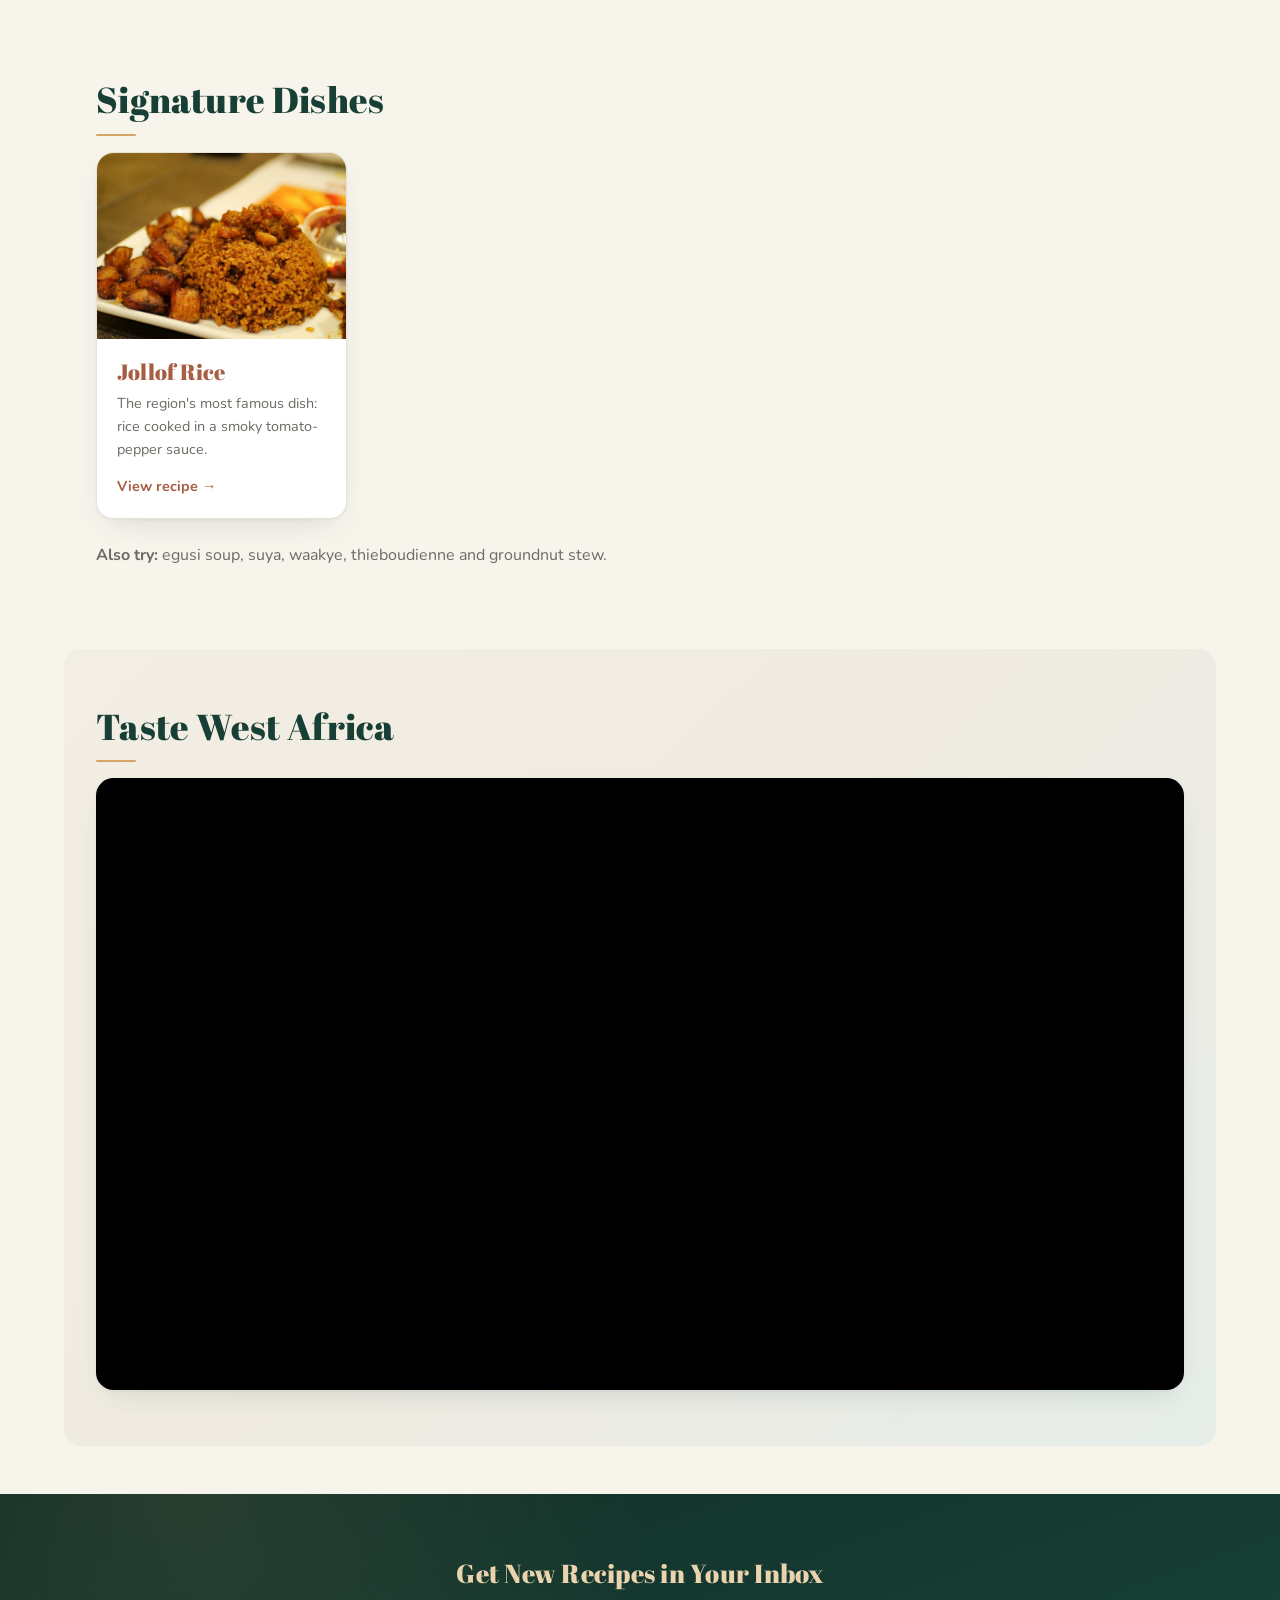
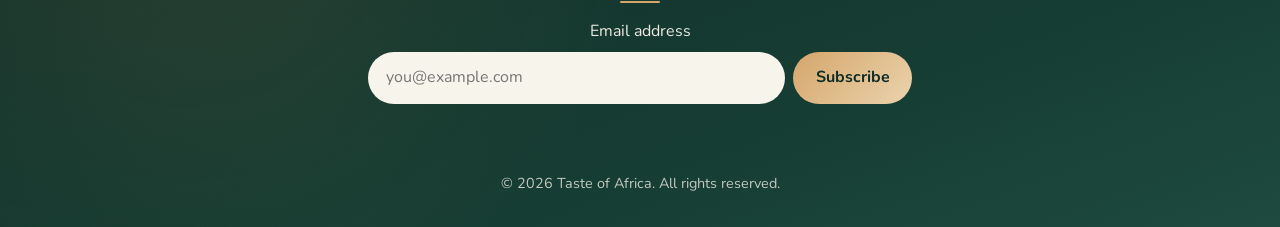
<file: regions/west-africa.html>
<!DOCTYPE html>
<html lang="en">
<head>
  <meta charset="UTF-8">
  <meta name="viewport" content="width=device-width, initial-scale=1.0">
  <meta name="description" content="Discover the flavours, staples and cooking techniques of West African cuisine.">
  <title>West Africa | Taste of Africa</title>

  <!-- I use Abril Fatface for headings and Nunito for the rest -->
  <link rel="preconnect" href="https://fonts.googleapis.com">
  <link rel="preconnect" href="https://fonts.gstatic.com" crossorigin>
  <link href="https://fonts.googleapis.com/css2?family=Abril+Fatface&family=Nunito:wght@400;600;700&display=swap" rel="stylesheet">

  <link rel="stylesheet" href="../css/styles.css">
  <script src="../js/script.js" defer></script>
</head>
<body>
  <!-- The shared header and navigation -->
  <header class="site-header">
    <a href="../index.html" class="site-name">Taste of Africa</a>
    <nav aria-label="Main navigation">
      <ul class="nav-links">
        <li><a href="../index.html">Home</a></li>
        <li><a href="../recipes.html">Recipes</a></li>
        <li><a href="../regions.html" aria-current="page">Regions</a></li>
        <li><a href="../about.html">About</a></li>
        <li><a href="../contact.html">Contact</a></li>
      </ul>
    </nav>
    <button id="theme-toggle" class="theme-toggle" type="button" aria-label="Switch to dark mode">🌙</button>
  </header>

  <main class="region-page region-west">
    <!-- A quick intro to this region -->
    <section class="page-intro">
      <p class="breadcrumb"><a href="../regions.html">Regions</a> / West Africa</p>
      <h1>West Africa</h1>
      <figure class="region-banner">
        <img src="../images/west-africa.jpg" alt="A market trader sitting beside bowls of ground spices, grains and nuts at a West African market">
        <figcaption>Open-air markets are the beating heart of West African cooking.
          <small class="photo-credit">Photo: Edris Ibraheem, <a href="https://www.pexels.com/photo/31923982/">Pexels</a></small></figcaption>
      </figure>
    </section>

    <!-- A little about the food culture -->
    <section class="section" aria-labelledby="culture-title">
      <h2 id="culture-title">Food Culture</h2>
      <p>
        From Senegal to Nigeria, West African food is bold, generous and made to share. Meals
        often centre on a starchy staple served with a rich, spicy soup or stew. Large pots are
        cooked for the whole family, and at weddings and festivals no table is complete without
        a big tray of <mark>jollof rice</mark>.
      </p>
      <p>
        Many of the region's flavours travelled across the Atlantic. Okra, black-eyed peas and
        one-pot rice cooking shaped dishes such as gumbo and jambalaya in the Americas.
      </p>
    </section>

    <!-- Ingredients and techniques you'll find here -->
    <section class="section section-alt two-col" aria-label="Staples and cooking techniques">
      <article>
        <h2>Staple Ingredients</h2>
        <ul class="feature-list">
          <li><strong>Grains:</strong> rice, millet, sorghum and <mark>fonio</mark></li>
          <li><strong>Roots &amp; tubers:</strong> yam, cassava and cocoyam</li>
          <li><strong>Plantains:</strong> fried as <em>dodo</em> or <em>kelewele</em></li>
          <li><strong>Seeds &amp; nuts:</strong> groundnuts and <mark>egusi</mark> (melon seeds)</li>
          <li><strong>Flavour:</strong> <mark>scotch bonnet</mark>, <mark>palm oil</mark>, ginger and dried fish</li>
        </ul>
      </article>
      <article>
        <h2>Cooking Techniques</h2>
        <ul class="feature-list">
          <li><mark>Pounding</mark>: boiled yam or cassava is pounded into smooth <em>fufu</em>.</li>
          <li><mark>Stewing</mark>: tomato-and-pepper bases are cooked down slowly until rich.</li>
          <li><mark>Grilling</mark>: spiced <em>suya</em> skewers are cooked over open flames.</li>
          <li><mark>Smoking</mark> and <mark>drying</mark>: fish is preserved to add deep, savoury flavour.</li>
          <li><mark>Fermenting</mark>: locust beans become <em>dawadawa</em>, a powerful seasoning.</li>
        </ul>
      </article>
    </section>

    <!-- Some dishes worth getting to know -->
    <section class="section" aria-labelledby="dishes-title">
      <h2 id="dishes-title">Signature Dishes</h2>
      <div class="card-grid">
        <figure class="card">
          <img src="../images/jollof-rice.jpg" alt="A dome of smoky Jollof rice served with caramelised fried plantain" loading="lazy">
          <figcaption>
            <h3>Jollof Rice</h3>
            <p>The region's most famous dish: rice cooked in a smoky tomato-pepper sauce.</p>
            <a href="../recipes/jollof-rice.html" class="card-link">View recipe →</a>
          </figcaption>
        </figure>
      </div>
      <p class="also-try">
        <strong>Also try:</strong> egusi soup, suya, waakye, thieboudienne and groundnut stew.
      </p>
    </section>

    <!-- A video from the region -->
    <section class="section section-alt" aria-labelledby="video-title">
      <h2 id="video-title">Taste West Africa</h2>
      <div class="video-wrapper">
        <iframe src="https://www.youtube.com/embed/QRWaqy47Lgk"
                title="Video: West African street food tour in Accra, Ghana (Faith Afahaene)"
                loading="lazy"
                allow="accelerometer; clipboard-write; encrypted-media; gyroscope; picture-in-picture"
                allowfullscreen></iframe>
      </div>
    </section>
  </main>

  <!-- Newsletter signup and a note at the bottom of the page -->
  <footer class="site-footer">
    <section class="newsletter" aria-labelledby="newsletter-title">
      <h2 id="newsletter-title">Get New Recipes in Your Inbox</h2>
      <form class="newsletter-form">
        <label for="newsletter-email">Email address</label>
        <div class="newsletter-row">
          <input type="email" id="newsletter-email" name="email" placeholder="you@example.com" required>
          <button type="submit">Subscribe</button>
        </div>
      </form>
      <p class="newsletter-message" aria-live="polite"></p>
    </section>
    <p class="copyright">&copy; 2026 Taste of Africa. All rights reserved.</p>
  </footer>
</body>
</html>
</file>
<file: css/styles.css>
/* Styles for the whole site, grouped by the parts they affect. */

/* My colour palette, fonts, and shared design settings. */
:root {
  /* Gold tones */
  --color-saffron: #D5A66A;  /* muted gold */
  --color-gold: #C9955A;
  --color-sun: #EBD3AE;      /* light gold for dark backgrounds */

  /* Forest greens and warm reds */
  --color-hibiscus: #173F35;  /* primary forest green */
  --color-pepper: #A65D42;    /* accessible terracotta */
  --color-clay-red: #7E4330;

  /* Earthy neutrals */
  --color-earth: #6B5A4A;
  --color-cocoa: #0F2D26;     /* darkest green */
  --color-sand: #EFEBE1;

  /* A few softer accent colours */
  --color-mango: #A65D42;
  --color-majorelle: #4A6670;  /* muted blue-grey */
  --color-baobab: #2F6B57;     /* softer forest green */
  --color-teal: #3E6E73;
  --color-bougainvillea: #9A5560;
  --color-amethyst: #6C5B7B;

  /* Background and text colours */
  --color-cream: #F7F4EC;     /* warm ivory */
  --color-text: #263238;      /* charcoal */

  /* Each region has a main colour and a darker shade for text */
  --west: var(--color-mango);
  --west-deep: #7E4330;
  --north: #8F6530;
  --north-deep: #6B4A22;
  --east: var(--color-baobab);
  --east-deep: #173F35;
  --south: var(--color-amethyst);
  --south-deep: #4A3D57;

  --rainbow: var(--color-saffron); /* I keep this accent a simple gold */

  /* Fonts I use for headings and body copy */
  --font-heading: "Abril Fatface", Georgia, serif;
  --font-body: "Nunito", "Segoe UI", Arial, sans-serif;

  /* These shared colours switch when dark mode is on */
  --bg: var(--color-cream);
  --surface: #ffffff;
  --surface-alt: var(--color-sand);
  --alt-gradient: linear-gradient(135deg, #F3EEE3 0%, #EFEBE1 50%, #E6EDE9 100%);
  --text: var(--color-text);
  --text-muted: #6B6A63;
  --heading: var(--color-hibiscus);
  --accent: var(--color-pepper);
  --accent-hover: var(--color-clay-red);
  --link: var(--color-hibiscus);
  --border: #E8E3D9;
  --header-bg: var(--color-cocoa);
  --header-text: var(--color-sand);
  --mark-bg: rgba(213, 166, 106, 0.32);
  --shadow: 0 1px 2px rgba(23, 63, 53, 0.05), 0 12px 32px -14px rgba(23, 63, 53, 0.18);
  --shadow-hover: 0 2px 4px rgba(23, 63, 53, 0.06), 0 28px 56px -22px rgba(23, 63, 53, 0.35);

  /* Components use these colours unless a region sets its own */
  --region: var(--color-baobab);
  --region-deep: var(--color-hibiscus);

  /* Shared sizes for corners and page spacing */
  --radius: 1.1rem;
  --radius-sm: 0.6rem;
  --max-width: 72rem;
  --gutter: clamp(1rem, 4vw, 2rem);
}

/* Give each region's cards, banners, and highlights its own colour. */
.region-west,
[data-region="west-africa"]     { --region: var(--west);  --region-deep: var(--west-deep); }
.region-north,
[data-region="north-africa"]    { --region: var(--north); --region-deep: var(--north-deep); }
.region-east,
[data-region="east-africa"]     { --region: var(--east);  --region-deep: var(--east-deep); }
.region-south,
[data-region="southern-africa"] { --region: var(--south); --region-deep: var(--south-deep); }

/* Dark mode updates the shared colours when the toggle adds this class. */
body.dark-mode {
  --bg: #0F1E19;
  --surface: #16302A;
  --surface-alt: #1C3A33;
  --alt-gradient: linear-gradient(135deg, #13261F 0%, #16302A 50%, #1A2E2A 100%);
  --text: #ECE8DF;
  --text-muted: #A9A69C;
  --heading: var(--color-sun);
  --accent: var(--color-saffron);
  --accent-hover: var(--color-gold);
  --link: var(--color-sun);
  --border: #284840;
  --header-bg: #0A1612;
  --header-text: var(--color-sand);
  --mark-bg: rgba(213, 166, 106, 0.25);
  --shadow: 0 0.25rem 1rem rgba(0, 0, 0, 0.45);
  --shadow-hover: 0 0.75rem 2rem rgba(0, 0, 0, 0.6);
}

/* Start with a consistent box model and reset browser defaults. */
*,
*::before,
*::after {
  box-sizing: border-box;
  margin: 0;
  padding: 0;
}

img {
  max-width: 100%;
  height: auto;
  display: block;
}

ul,
ol {
  list-style: none;
}

button,
input,
select,
textarea {
  font: inherit;
  color: inherit;
}

/* Base type, links, focus states, and buttons. */
html {
  font-size: 100%; /* Keep the browser's 16px base size. */
  scroll-behavior: smooth;
}

body {
  font-family: var(--font-body);
  font-size: 1rem;
  line-height: 1.6;
  color: var(--text);
  background-color: var(--bg);
  transition: background-color 0.3s ease, color 0.3s ease;
}

h1,
h2,
h3,
h4 {
  font-family: var(--font-heading);
  font-weight: 400; /* This font has plenty of weight on its own. */
  line-height: 1.2;
  color: var(--heading);
  letter-spacing: 0.01em;
}

h1 { font-size: clamp(2.2rem, 5vw, 3.5rem); }
h2 { font-size: clamp(1.6rem, 3.5vw, 2.25rem); margin-bottom: 1rem; }
h3 { font-size: 1.35rem; margin-bottom: 0.4rem; }

/* A small gold line helps section headings stand out. */
h2::after {
  content: "";
  display: block;
  width: 2.5rem;
  height: 2px;
  margin-top: 0.75rem;
  border-radius: 2px;
  background: var(--color-saffron);
}

.newsletter h2::after,
.mission h2::after,
.page-intro h2::after { margin-inline: auto; }

p + p { margin-top: 0.9rem; }

a {
  color: var(--link);
  text-underline-offset: 0.2em;
}

a:hover { color: var(--accent-hover); }

:focus-visible {
  outline: 3px solid var(--color-saffron);
  outline-offset: 2px;
}

/* The main button uses the site's green and gold colours. */
.btn {
  display: inline-block;
  padding: 0.8rem 1.8rem;
  border: none;
  border-radius: 999px;
  background: linear-gradient(135deg, var(--color-hibiscus), var(--color-baobab) 60%, #3E7B68);
  background-size: 160% 100%;
  color: #fff;
  font-weight: 700;
  text-decoration: none;
  cursor: pointer;
  box-shadow: 0 0.4rem 1rem rgba(23, 63, 53, 0.28);
  transition: background-position 0.3s ease, transform 0.2s ease, box-shadow 0.2s ease;
}

.btn:hover {
  background-position: 100% 0;
  color: #fff;
  transform: translateY(-2px);
  box-shadow: 0 0.6rem 1.4rem rgba(23, 63, 53, 0.38);
}

/* Sticky header and navigation. */
.site-header {
  position: sticky;
  top: 0;
  z-index: 100;
  display: flex;
  align-items: center;
  justify-content: space-between;
  gap: 1rem;
  padding: 1rem var(--gutter);
  background: var(--header-bg);
  color: var(--header-text);
  border-bottom: 1px solid rgba(213, 166, 106, 0.25);
  box-shadow: 0 8px 30px -16px rgba(0, 0, 0, 0.45);
}

.site-name {
  font-family: var(--font-heading);
  font-size: 1.6rem;
  text-decoration: none;
  white-space: nowrap;
  /* A little gold gradient gives the site name its colour. */
  background: linear-gradient(90deg, var(--color-sun), var(--color-saffron), #E3B8A3);
  -webkit-background-clip: text;
  background-clip: text;
  color: transparent;
}

.site-name:hover { filter: brightness(1.15); }

.nav-links {
  display: flex;
  flex-wrap: wrap;
  gap: 0.25rem 1.5rem;
}

.nav-links a {
  position: relative;
  padding: 0.3rem 0;
  color: var(--header-text);
  font-weight: 600;
  text-decoration: none;
  transition: color 0.2s ease;
}

/* Show an underline when a link is current or hovered. */
.nav-links a::after {
  content: "";
  position: absolute;
  left: 0;
  bottom: 0;
  width: 100%;
  height: 3px;
  border-radius: 2px;
  background: var(--rainbow);
  transform: scaleX(0);
  transform-origin: left;
  transition: transform 0.25s ease;
}

.nav-links a:hover,
.nav-links a[aria-current="page"] { color: var(--color-sun); }

.nav-links a:hover::after,
.nav-links a[aria-current="page"]::after { transform: scaleX(1); }

.theme-toggle {
  flex-shrink: 0;
  width: 2.6rem;
  height: 2.6rem;
  border: 2px solid var(--color-saffron);
  border-radius: 50%;
  background: transparent;
  font-size: 1.2rem;
  cursor: pointer;
  transition: background-color 0.2s ease, transform 0.3s ease;
}

.theme-toggle:hover {
  background: rgba(213, 166, 106, 0.2);
  transform: rotate(20deg);
}

/* The welcome section on the home page. */
.hero {
  position: relative;
  min-height: min(80vh, 44rem);
  display: flex;
  align-items: center;
  padding: 4rem var(--gutter);
  color: #fff;
  /* This path starts from the CSS file. */
  background-color: var(--color-cocoa); /* Keep the hero dark while the image loads. */
  background-image: url("../images/hero-spices.jpg");
  background-size: cover;
  background-position: center;
}

/* This overlay keeps the text easy to read over the photo. */
.hero::before {
  content: "";
  position: absolute;
  inset: 0;
  background:
    linear-gradient(110deg, rgba(15, 45, 38, 0.93) 0%, rgba(23, 63, 53, 0.78) 50%, rgba(166, 93, 66, 0.35) 100%);
}

.hero-inner {
  position: relative; /* Keep the content above the overlay. */
  width: 100%;
  max-width: var(--max-width);
  margin: 0 auto;
  display: grid;
  grid-template-columns: 1fr 1fr;
  gap: 2.5rem;
  align-items: center;
}

.hero h1 {
  background: linear-gradient(90deg, var(--color-sun), var(--color-saffron) 50%, #E3B8A3);
  -webkit-background-clip: text;
  background-clip: text;
  color: transparent;
  filter: drop-shadow(0 2px 8px rgba(0, 0, 0, 0.5));
}

.hero-tagline {
  margin: 1rem 0 1.75rem;
  font-size: 1.2rem;
  max-width: 34rem;
}

.hero mark {
  background: rgba(213, 166, 106, 0.35);
  color: #fff;
}

.hero .video-wrapper {
  box-shadow: 0 1rem 2.5rem rgba(0, 0, 0, 0.5);
  border: 1px solid rgba(213, 166, 106, 0.55);
}

/* Shared page layouts and intro banners. */
.section,
.page-intro {
  max-width: var(--max-width);
  margin: 0 auto;
  padding: 3.5rem var(--gutter);
}

/* Give alternate sections a little extra colour. */
.section-alt {
  background: var(--alt-gradient);
  border-radius: var(--radius);
  margin-block: 1.5rem;
}

.section-intro {
  margin-bottom: 2rem;
  color: var(--text-muted);
  font-size: 1.1rem;
}

/* Page intros use a bold regional colour and a subtle pattern. */
.page-intro {
  position: relative;
  margin-top: 2rem;
  padding: 3rem var(--gutter);
  border-radius: var(--radius);
  text-align: center;
  color: #fff;
  background:
    radial-gradient(circle at 88% 12%, rgba(213, 166, 106, 0.35), transparent 45%),
    linear-gradient(135deg, var(--region-deep), var(--region));
  box-shadow: var(--shadow);
  overflow: hidden;
}

/* Keep the intro banner within the page margins. */
main > .page-intro { width: calc(100% - 2 * var(--gutter)); }

.page-intro h1 {
  color: #fff;
  text-shadow: 0 2px 10px rgba(0, 0, 0, 0.3);
}

.page-intro > p {
  max-width: 44rem;
  margin: 1rem auto 0;
  font-size: 1.15rem;
}

.page-intro mark {
  background: rgba(255, 255, 255, 0.25);
  color: #fff;
}

.page-intro a { color: #fff; }

.breadcrumb {
  font-size: 0.9rem;
  color: var(--text-muted);
  margin-bottom: 0.4rem;
}

.page-intro .breadcrumb { color: rgba(255, 255, 255, 0.85); }

/* Keep the regional photo and its caption inside the intro banner. */
.page-intro .region-banner figcaption { color: rgba(255, 255, 255, 0.9); }

.two-col {
  display: grid;
  grid-template-columns: repeat(2, 1fr);
  gap: 2rem;
}

.feature-list li {
  padding: 0.55rem 0 0.55rem 1.6rem;
  position: relative;
  border-bottom: 1px dashed var(--border);
}

.feature-list li::before {
  content: "◆";
  position: absolute;
  left: 0;
  color: var(--region);
}

.also-try {
  margin-top: 1.5rem;
  color: var(--text-muted);
}

/* Each home-page trend gets its own accent colour. */
.trend-list {
  display: grid;
  grid-template-columns: repeat(3, 1fr);
  gap: 1.5rem;
}

.trend {
  --trend: var(--color-mango);
  padding: 1.5rem;
  background:
    linear-gradient(160deg, color-mix(in srgb, var(--trend) 12%, transparent), transparent 60%),
    var(--surface);
  border: 1px solid var(--border);
  border-top: 3px solid var(--trend);
  border-radius: var(--radius);
  box-shadow: var(--shadow);
  transition: transform 0.3s ease;
}

.trend:nth-child(2) { --trend: var(--color-majorelle); }
.trend:nth-child(3) { --trend: var(--color-baobab); }

.trend:hover { transform: translateY(-4px); }

.trend h3 { color: var(--trend); }
body.dark-mode .trend h3 { color: var(--heading); }

.trend-meta {
  font-size: 0.85rem;
  color: var(--text-muted);
  margin-bottom: 0.6rem;
}

/* Cards used across the site. */
.card-grid {
  display: grid;
  grid-template-columns: repeat(auto-fill, minmax(15rem, 1fr));
  gap: 1.75rem;
}

.card-grid-3 { grid-template-columns: repeat(3, 1fr); }

.card {
  --card-color: var(--region);
  display: flex;
  flex-direction: column;
  overflow: hidden;
  background: var(--surface);
  border-radius: var(--radius);
  border: 1px solid var(--border);
  box-shadow: var(--shadow);
  transition: transform 0.3s ease, box-shadow 0.3s ease;
}

/* Featured dishes take turns using the accent colours. */
.card-grid > .card:nth-child(4n + 1) { --card-color: var(--color-mango); }
.card-grid > .card:nth-child(4n + 2) { --card-color: var(--color-majorelle); }
.card-grid > .card:nth-child(4n + 3) { --card-color: var(--color-baobab); }
.card-grid > .card:nth-child(4n + 4) { --card-color: var(--color-bougainvillea); }

/* Region and recipe cards use their region's colour instead. */
.card-grid > .card.recipe-card,
.card-grid > .card.region-card,
.region-page .card-grid > .card,
.region-link .card { --card-color: var(--region); }

/* Lift the card slightly when someone hovers over it. */
.card:hover {
  transform: translateY(-6px);
  box-shadow: var(--shadow-hover);
  border-color: transparent;
}

.card img {
  width: 100%;
  aspect-ratio: 4 / 3;
  object-fit: cover;
  background: var(--surface-alt); /* A placeholder while the photo loads. */
  transition: transform 0.4s ease;
}

.card:hover img { transform: scale(1.04); }

.card figcaption,
.card .card-body {
  position: relative; /* Keep the text above the zoomed image. */
  display: flex;
  flex-direction: column;
  flex: 1;
  padding: 1.25rem;
  background: var(--surface);
}

.card h3 { color: var(--card-color); }
body.dark-mode .card h3 { color: var(--heading); }

.card figcaption p,
.card .card-body p { margin-bottom: 0.9rem; }

.card-link {
  margin-top: auto;
  font-weight: 700;
  text-decoration: none;
  color: var(--card-color);
}

body.dark-mode .card-link { color: var(--link); }

.card-link:hover { text-decoration: underline; }

.region-link {
  display: block;
  color: inherit;
  text-decoration: none;
}

.region-link:hover { color: inherit; }
.region-link .card { height: 100%; }

.card-countries {
  font-size: 0.9rem;
  font-weight: 700;
  color: var(--region);
}

body.dark-mode .card-countries { color: var(--text-muted); }

/* Position the region tag over the recipe photo. */
.recipe-card figure {
  position: relative;
  overflow: hidden;
}

.recipe-card .card-tag {
  position: absolute;
  top: 0.75rem;
  left: 0.75rem;
  padding: 0.25rem 0.8rem;
  border-radius: 999px;
  background: var(--region-deep);
  color: #fff;
  font-size: 0.8rem;
  font-weight: 700;
  box-shadow: 0 2px 6px rgba(0, 0, 0, 0.3);
}

.card-actions {
  margin-top: auto;
  display: flex;
  flex-wrap: wrap;
  align-items: center;
  justify-content: space-between;
  gap: 0.75rem;
}

.card-actions .card-link { margin-top: 0; }

/* Recipe filters and favorite buttons. */
.filter-bar {
  display: flex;
  flex-wrap: wrap;
  justify-content: center;
  gap: 0.6rem;
  margin-bottom: 2rem;
}

/* Each filter uses its region's colour; "all" uses the default. */
.filter-btn {
  padding: 0.55rem 1.2rem;
  border: 2px solid var(--region);
  border-radius: 999px;
  background: transparent;
  color: var(--region-deep);
  font-weight: 700;
  cursor: pointer;
  transition: background-color 0.2s ease, color 0.2s ease, transform 0.2s ease;
}

body.dark-mode .filter-btn { color: var(--text); }

.filter-btn:hover {
  background: color-mix(in srgb, var(--region) 15%, transparent);
  transform: translateY(-2px);
}

/* Make the selected filter easy to spot. */
.filter-btn.active,
body.dark-mode .filter-btn.active {
  background: var(--region-deep);
  border-color: var(--region-deep);
  color: #fff;
}

.favorite-btn {
  padding: 0.45rem 1rem;
  border: 2px solid var(--border);
  border-radius: 999px;
  background: var(--surface);
  color: var(--text);
  font-weight: 700;
  cursor: pointer;
  filter: grayscale(1); /* Keep the heart grey until it's selected. */
  transition: all 0.2s ease;
}

.favorite-btn:hover {
  filter: grayscale(0.4);
  border-color: var(--color-pepper);
}

/* Selected favorites get a warmer colour and a quick pop. */
.favorite-btn.active {
  filter: none;
  background: linear-gradient(135deg, #FBEDE7, #F6E1D8);
  border-color: var(--color-pepper);
  color: var(--color-clay-red);
  animation: heart-pop 0.3s ease;
}

body.dark-mode .favorite-btn.active {
  background: #3A2620;
  color: #F2C4B3;
}

@keyframes heart-pop {
  50% { transform: scale(1.12); }
}

/* Recipe layouts, ingredients, steps, and nutrition. */
.recipe {
  max-width: 56rem;
  margin: 0 auto;
  padding: 2.5rem var(--gutter) 3rem;
}

.recipe > section { margin-top: 2.75rem; }

/* Give the recipe title a banner in its region's colour. */
.recipe-header {
  display: flex;
  flex-wrap: wrap;
  align-items: flex-end;
  justify-content: space-between;
  gap: 1rem;
  padding: 2rem;
  border-radius: var(--radius);
  color: #fff;
  background:
    radial-gradient(circle at 88% 12%, rgba(213, 166, 106, 0.35), transparent 45%),
    linear-gradient(135deg, var(--region-deep), var(--region));
  box-shadow: var(--shadow);
}

.recipe-header h1 {
  color: #fff;
  text-shadow: 0 2px 10px rgba(0, 0, 0, 0.3);
}

.recipe-header .breadcrumb {
  width: 100%;
  margin: 0;
  color: rgba(255, 255, 255, 0.85);
}

.recipe-header .breadcrumb a { color: #fff; }

.recipe-image { margin-top: 1.5rem; }

.recipe-image img,
.region-banner img {
  width: 100%;
  max-height: 28rem;
  object-fit: cover;
  border-radius: var(--radius);
  box-shadow: var(--shadow);
}

figcaption {
  font-size: 0.9rem;
  color: var(--text-muted);
}

.recipe-image figcaption,
.region-banner figcaption,
.history-image figcaption {
  margin-top: 0.5rem;
  font-style: italic;
  text-align: center;
}

.photo-credit {
  display: block;
  margin-top: 0.2rem;
  font-size: 0.75rem;
  font-style: normal;
  opacity: 0.85;
}

.photo-credit a { color: inherit; }

.region-banner { margin-top: 1.5rem; }

/* A colourful strip for the recipe's quick facts. */
.recipe-facts ul {
  display: flex;
  flex-wrap: wrap;
  gap: 0.75rem;
  margin-top: 2rem;
}

.recipe-facts li {
  padding: 0.5rem 1rem;
  border-radius: 999px;
  font-size: 0.95rem;
  color: #fff;
  background: var(--region-deep);
}

.recipe-facts li:nth-child(2) { background: var(--color-clay-red); }
.recipe-facts li:nth-child(3) { background: var(--color-earth); }
.recipe-facts li:nth-child(4) { background: var(--color-teal); }

.recipe-culture {
  padding-left: 1.25rem;
  border-left: 5px solid var(--region);
}

/* Ingredients and the serving-size scaler. */
.ingredients {
  padding: 1.75rem;
  background:
    linear-gradient(160deg, color-mix(in srgb, var(--region) 10%, transparent), transparent 55%),
    var(--surface);
  border-radius: var(--radius);
  border: 1px solid var(--border);
  box-shadow: var(--shadow);
}

.scaler {
  display: inline-flex;
  align-items: center;
  gap: 0.75rem;
  margin-bottom: 1.25rem;
  padding: 0.5rem 1rem;
  border-radius: 999px;
  background: var(--color-sun);
  color: var(--color-cocoa);
  font-weight: 700;
}

.scaler input {
  width: 5rem;
  padding: 0.35rem 0.6rem;
  border: 2px solid var(--color-saffron);
  border-radius: var(--radius-sm);
  background: #fff;
  color: var(--color-text);
}

.ingredient-list {
  display: grid;
  grid-template-columns: repeat(2, 1fr);
  gap: 0.25rem 2rem;
}

.ingredient-list li {
  padding: 0.5rem 0;
  border-bottom: 1px dashed var(--border);
}

.qty {
  display: inline-block;
  min-width: 2.2rem;
  font-weight: 800;
  color: var(--region);
}

body.dark-mode .qty { color: var(--color-sun); }

.note {
  margin-top: 1rem;
  font-size: 0.95rem;
  color: var(--text-muted);
}

/* Let readers expand each recipe's cooking steps. */
details {
  background: var(--surface);
  border: 2px solid var(--border);
  border-radius: var(--radius);
  overflow: hidden;
}

summary {
  padding: 1rem 1.25rem;
  background: linear-gradient(90deg, #EFE3CF, #F7F4EC);
  color: var(--color-cocoa);
  font-weight: 700;
  cursor: pointer;
  list-style: none;
}

summary::-webkit-details-marker { display: none; }

summary::before {
  content: "▸";
  display: inline-block;
  margin-right: 0.6rem;
  color: var(--color-pepper);
  transition: transform 0.2s ease;
}

details[open] summary::before { transform: rotate(90deg); }

details ol {
  counter-reset: step;
  padding: 1rem 1.25rem 1.25rem;
}

details ol li {
  --step: var(--color-pepper);
  counter-increment: step;
  position: relative;
  padding: 0.6rem 0 0.6rem 2.75rem;
}

/* Use a different accent colour for every few step numbers. */
details ol li:nth-child(4n + 2) { --step: var(--color-mango); }
details ol li:nth-child(4n + 3) { --step: var(--color-baobab); }
details ol li:nth-child(4n + 4) { --step: var(--color-majorelle); }

details ol li::before {
  content: counter(step);
  position: absolute;
  left: 0;
  top: 0.55rem;
  width: 1.9rem;
  height: 1.9rem;
  display: grid;
  place-items: center;
  border-radius: 50%;
  background: var(--step);
  color: #fff;
  font-weight: 700;
  font-size: 0.9rem;
}

/* Nutrition information in a simple table. */
table {
  width: 100%;
  border-collapse: collapse;
  background: var(--surface);
  border-radius: var(--radius);
  overflow: hidden;
  box-shadow: var(--shadow);
}

caption {
  caption-side: bottom;
  padding-top: 0.6rem;
  font-size: 0.9rem;
  font-style: italic;
  color: var(--text-muted);
}

th,
td {
  padding: 0.75rem 1rem;
  text-align: left;
  border-bottom: 1px solid var(--border);
}

thead th {
  background: linear-gradient(90deg, var(--region-deep), var(--region));
  color: #fff;
}

tbody tr:nth-child(even) { background: color-mix(in srgb, var(--region) 8%, var(--surface)); }
tbody th { font-weight: 600; }

.recipe-map p { margin-bottom: 1rem; }

/* Region-specific highlights. */
mark {
  padding: 0 0.25em;
  border-radius: 0.25em;
  background: var(--mark-bg);
  color: inherit;
  box-decoration-break: clone;
  -webkit-box-decoration-break: clone;
}

/* On region pages, highlights pick up that region's colour. */
.region-page mark {
  background: linear-gradient(transparent 55%, color-mix(in srgb, var(--region) 30%, transparent) 55%);
  border-bottom: 2px solid var(--region);
  border-radius: 0;
  font-weight: 600;
}

body.dark-mode .region-page mark {
  background: linear-gradient(transparent 55%, color-mix(in srgb, var(--region) 55%, transparent) 55%);
}

.region-page .page-intro mark {
  background: rgba(255, 255, 255, 0.25);
  border-bottom-color: #fff;
}

/* About page: mission, history, and photo credits. */
.mission {
  position: relative;
  max-width: var(--max-width);
  margin: 1.5rem auto;
  padding: 3rem var(--gutter);
  border-radius: var(--radius);
  background:
    radial-gradient(circle at 85% 10%, rgba(213, 166, 106, 0.3), transparent 45%),
    linear-gradient(135deg, var(--color-cocoa), var(--color-hibiscus) 50%, var(--color-baobab));
  color: #fff;
  text-align: center;
  box-shadow: var(--shadow);
}

.mission h2 { color: #fff; }

.mission blockquote {
  max-width: 46rem;
  margin: 0 auto 2rem;
  font-size: clamp(1.15rem, 2.5vw, 1.45rem);
  font-style: italic;
}

.mission blockquote::before {
  content: "\201C"; /* Add an opening quote mark before the statement. */
  display: block;
  font-family: var(--font-heading);
  font-size: 4rem;
  line-height: 0.6;
  color: var(--color-sun);
}

.mission-points {
  display: flex;
  flex-wrap: wrap;
  justify-content: center;
  gap: 1rem;
}

.mission-points li {
  flex: 1 1 14rem;
  padding: 1rem;
  border-radius: var(--radius-sm);
  background: rgba(255, 255, 255, 0.16);
  border: 1px solid rgba(255, 255, 255, 0.3);
}

.mission-points strong { color: var(--color-sun); }

.history-layout {
  display: grid;
  grid-template-columns: 2fr 3fr;
  gap: 2.5rem;
  align-items: start;
}

.history-image img {
  border-radius: var(--radius);
  box-shadow: var(--shadow);
}

.history-text article {
  padding: 1rem 1.25rem;
  border-left: 5px solid var(--color-mango);
  border-radius: var(--radius-sm);
  background: var(--surface);
  box-shadow: var(--shadow);
}

.history-text article:nth-child(2) { border-left-color: var(--color-majorelle); }
.history-text article:nth-child(3) { border-left-color: var(--color-baobab); }

.history-text article + article { margin-top: 1.25rem; }

.credits-list {
  margin-top: 1rem;
  display: grid;
  grid-template-columns: repeat(auto-fill, minmax(18rem, 1fr));
  gap: 0.5rem 1.5rem;
  font-size: 0.9rem;
}

.credits-list li {
  padding: 0.4rem 0;
  border-bottom: 1px dashed var(--border);
}

/* Contact form and its layout. */
.contact-layout {
  max-width: var(--max-width);
  margin: 0 auto;
  padding: 2rem var(--gutter) 3.5rem;
  display: grid;
  grid-template-columns: 2fr 1fr;
  gap: 2.5rem;
  align-items: start;
}

.contact-form-section,
.contact-info {
  padding: 2rem;
  background: var(--surface);
  border-radius: var(--radius);
  box-shadow: var(--shadow);
}

.contact-form-section { border: 1px solid var(--border); }

.contact-info {
  border: 1px solid var(--border);
  background:
    linear-gradient(160deg, color-mix(in srgb, var(--color-baobab) 12%, transparent), transparent 60%),
    var(--surface);
}

.contact-info ul { margin-bottom: 1rem; }
.contact-info li { padding: 0.4rem 0; }

.form-group { margin-bottom: 1.25rem; }

.form-group label {
  display: block;
  margin-bottom: 0.35rem;
  font-weight: 700;
}

.contact-form input,
.contact-form select,
.contact-form textarea {
  width: 100%;
  padding: 0.75rem 0.9rem;
  border: 2px solid var(--border);
  border-radius: var(--radius-sm);
  background: var(--bg);
  transition: border-color 0.2s ease, box-shadow 0.2s ease;
}

.contact-form textarea { resize: vertical; }

/* Make the field being edited easier to see. */
.contact-form input:focus,
.contact-form select:focus,
.contact-form textarea:focus {
  outline: none;
  border-color: var(--color-saffron);
  box-shadow: 0 0 0 4px rgba(213, 166, 106, 0.35);
}

.hint {
  display: block;
  margin-top: 0.3rem;
  color: var(--text-muted);
}

.form-error {
  min-height: 1.5rem;
  margin-bottom: 0.75rem;
  color: var(--color-pepper);
  font-weight: 700;
}

body.dark-mode .form-error { color: #F0A89A; }

.form-success {
  padding: 2rem;
  border-radius: var(--radius);
  background: linear-gradient(135deg, #E4ECE8, #F7F4EC);
  color: var(--color-text);
  border-left: 6px solid var(--color-baobab);
  font-size: 1.2rem;
  font-weight: 700;
}

/* Newsletter signup and page footer. */
.site-footer {
  position: relative;
  margin-top: 3rem;
  padding: 4rem var(--gutter) 2rem;
  background:
    radial-gradient(circle at 15% 0%, rgba(213, 166, 106, 0.12), transparent 40%),
    linear-gradient(160deg, var(--header-bg), #173F35 70%, #1E4A3F);
  color: var(--header-text);
  text-align: center;
}

.newsletter {
  max-width: 34rem;
  margin: 0 auto 2rem;
}

.newsletter h2 {
  color: var(--color-sun);
  font-size: 1.6rem;
}

.newsletter-form label {
  display: block;
  margin-bottom: 0.5rem;
}

.newsletter-row {
  display: flex;
  gap: 0.5rem;
}

.newsletter-row input {
  flex: 1;
  min-width: 0;
  padding: 0.7rem 1rem;
  border: 2px solid transparent;
  border-radius: 999px;
  background: var(--color-cream);
  color: var(--color-text);
}

.newsletter-row input:focus {
  outline: none;
  border-color: var(--color-saffron);
  box-shadow: 0 0 0 4px rgba(213, 166, 106, 0.4);
}

.newsletter-row button {
  padding: 0.7rem 1.4rem;
  border: none;
  border-radius: 999px;
  background: linear-gradient(135deg, var(--color-saffron), var(--color-sun));
  color: var(--color-cocoa);
  font-weight: 700;
  cursor: pointer;
  transition: transform 0.2s ease, filter 0.2s ease;
}

.newsletter-row button:hover {
  transform: translateY(-2px);
  filter: brightness(1.08);
}

.newsletter-message {
  min-height: 1.5rem;
  margin-top: 0.75rem;
  color: var(--color-sun);
  font-weight: 700;
}

.copyright {
  font-size: 0.9rem;
  opacity: 0.8;
}

/* Keep video and map embeds at a 16:9 ratio. */
.video-wrapper,
.map-wrapper {
  position: relative;
  width: 100%;
  aspect-ratio: 16 / 9;
  overflow: hidden;
  border-radius: var(--radius);
  background: #000;
  box-shadow: var(--shadow);
}

/* Older browsers can use padding to keep the same proportions. */
@supports not (aspect-ratio: 16 / 9) {
  .video-wrapper,
  .map-wrapper {
    height: 0;
    padding-bottom: 56.25%;
  }
}

.map-wrapper {
  background: var(--surface-alt);
  border: 1px solid var(--border);
}

.video-wrapper iframe,
.map-wrapper iframe {
  position: absolute;
  inset: 0;
  width: 100%;
  height: 100%;
  border: 0;
}

/* Small helpers used around the site. */
.hidden { display: none !important; }

/* Hide this visually, but leave it available to screen readers. */
.visually-hidden {
  position: absolute;
  width: 1px;
  height: 1px;
  overflow: hidden;
  clip: rect(0 0 0 0);
  white-space: nowrap;
}

/* Turn off animations for people who prefer reduced motion. */
@media (prefers-reduced-motion: reduce) {
  *,
  *::before,
  *::after {
    animation: none !important;
    transition: none !important;
    scroll-behavior: auto !important;
  }
}

/* Adjust the layout for smaller screens. */

/* Tablet layout */
@media (max-width: 900px) {
  .hero-inner,
  .history-layout,
  .contact-layout {
    grid-template-columns: 1fr;
  }

  .hero { min-height: auto; }

  .card-grid-3,
  .trend-list {
    grid-template-columns: repeat(2, 1fr);
  }
}

/* Phone layout */
@media (max-width: 640px) {
  /* Keep the site name and theme toggle above the wrapping nav links. */
  .site-header {
    flex-wrap: wrap;
    padding-block: 0.75rem;
  }

  .site-header nav {
    order: 3;
    width: 100%;
  }

  .nav-links {
    justify-content: space-between;
    gap: 0.25rem 1rem;
    padding-top: 0.5rem;
    border-top: 1px solid rgba(245, 230, 204, 0.2);
  }

  .site-name { font-size: 1.35rem; }

  .card-grid-3,
  .trend-list,
  .two-col,
  .ingredient-list {
    grid-template-columns: 1fr;
  }

  .section { padding-block: 2.25rem; }

  .page-intro,
  .recipe-header { padding: 2rem 1.25rem; }

  .newsletter-row { flex-direction: column; }

  .contact-form-section,
  .contact-info,
  .ingredients { padding: 1.25rem; }

  th,
  td { padding: 0.6rem 0.75rem; }
}
</file>
